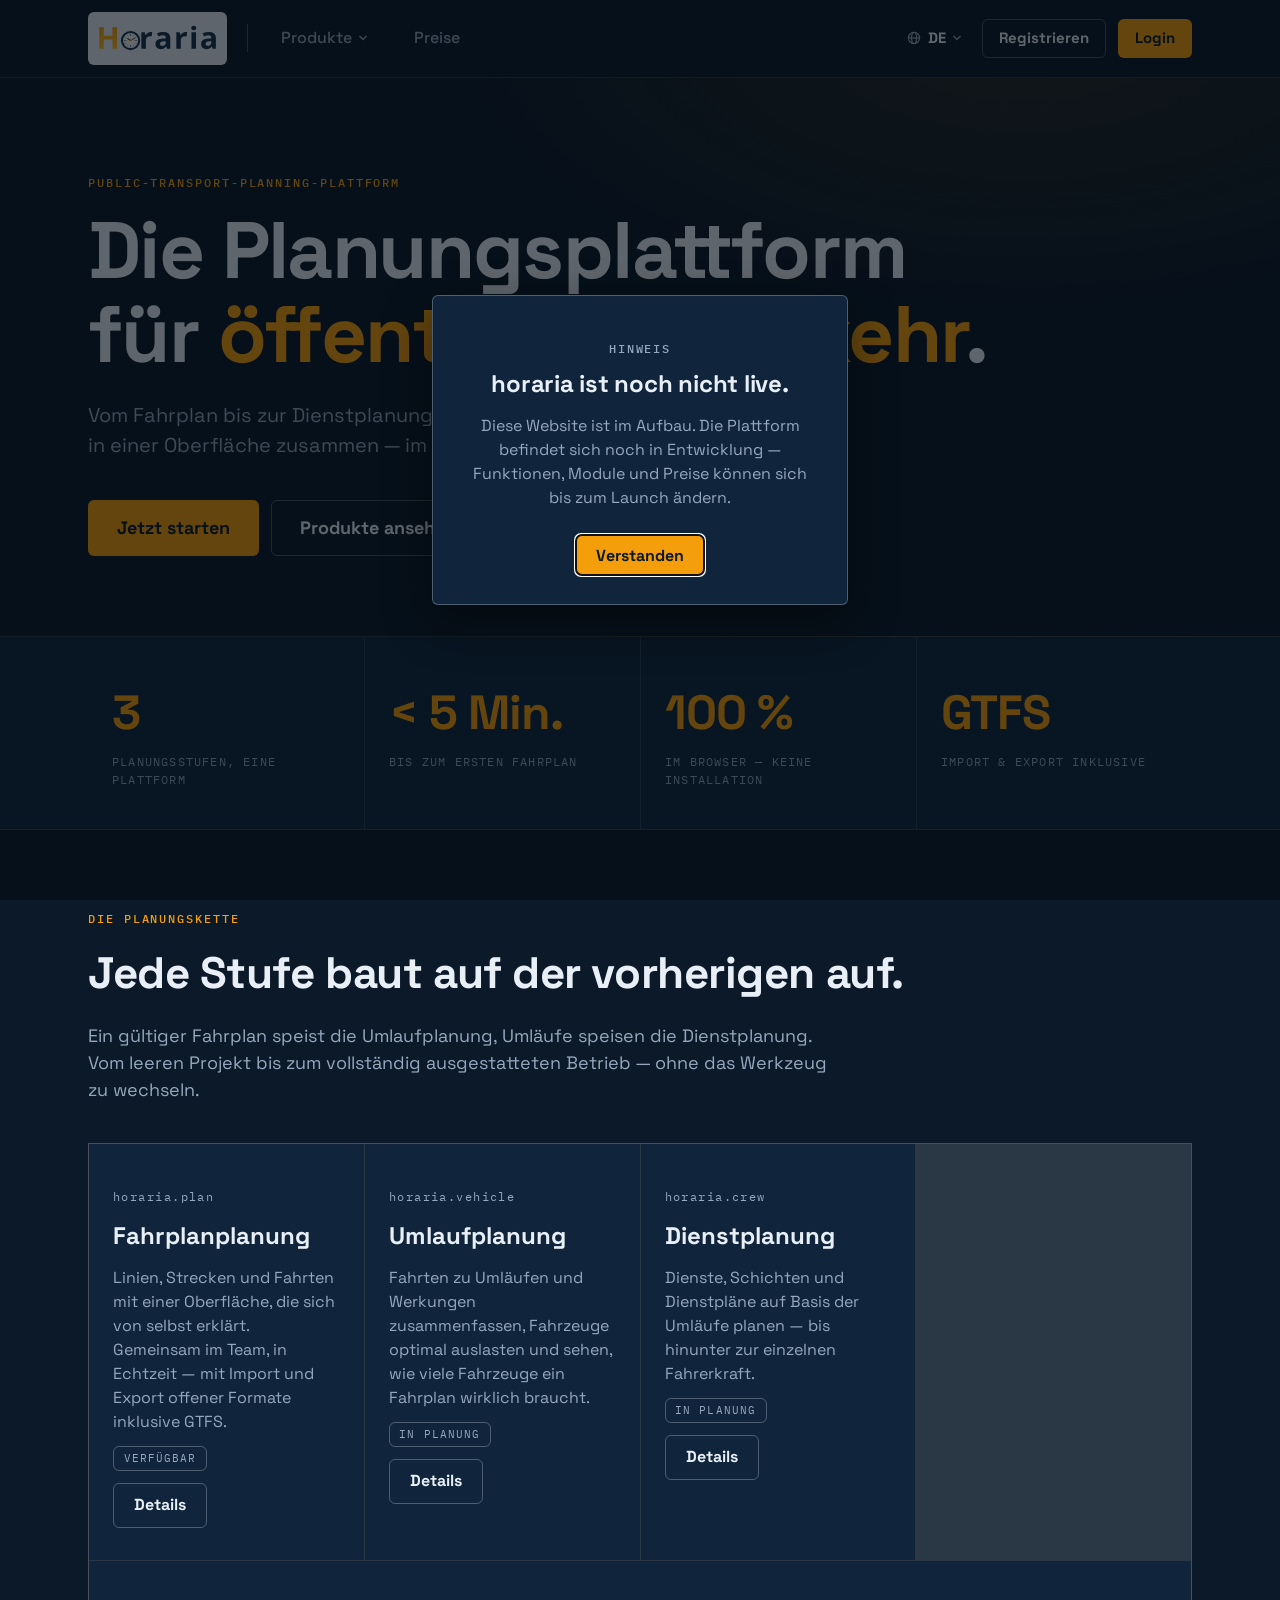
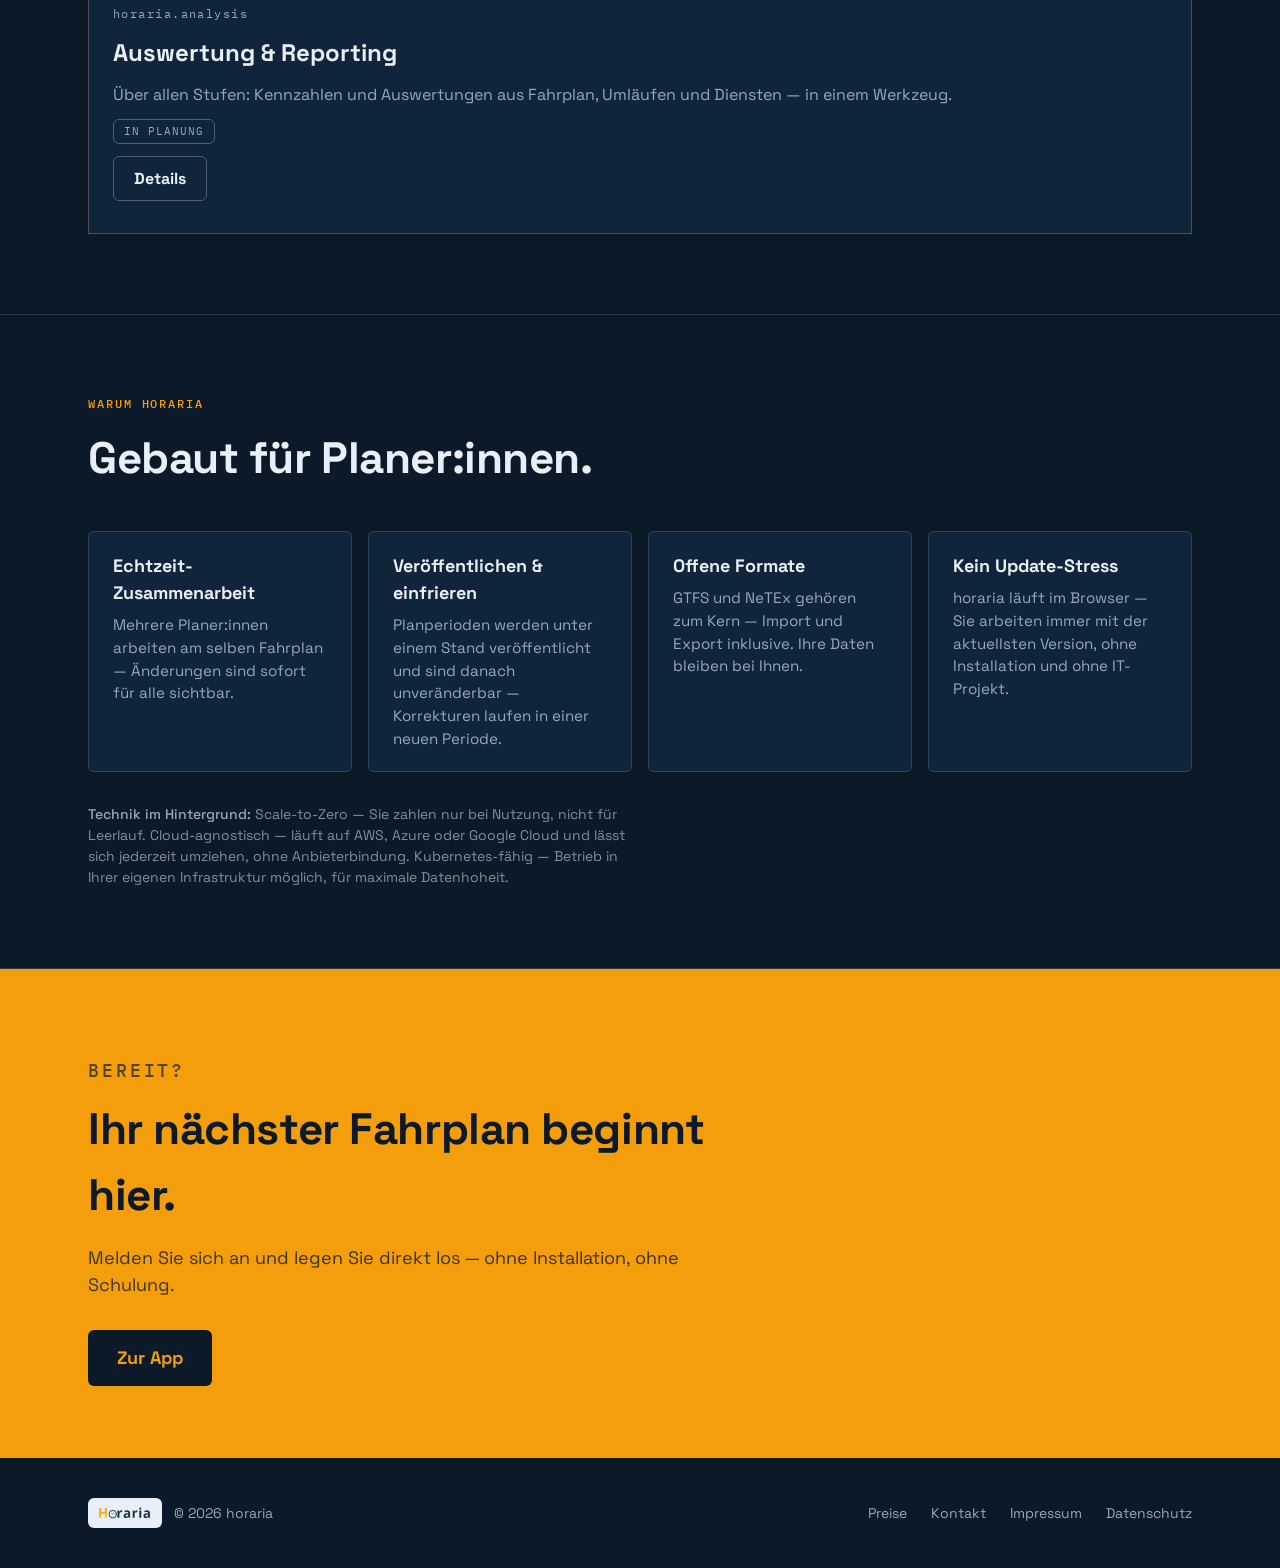
<file: index.html>
<!DOCTYPE html>
<html lang="de">
<head>
  <meta charset="utf-8">
  <meta name="viewport" content="width=device-width, initial-scale=1">

  <!-- Security headers (arc42 §4.4). All assets self-hosted — CSP stays strict.
       frame-ancestors/HSTS cannot be set via meta; HTTPS is enforced at the host. -->
  <meta http-equiv="Content-Security-Policy" content="default-src 'self'; script-src 'self'; style-src 'self'; font-src 'self'; img-src 'self' data:; connect-src 'self'; base-uri 'none'; form-action 'none'">
  <meta name="referrer" content="strict-origin-when-cross-origin">

  <title>horaria — Die Planungsplattform für öffentlichen Verkehr</title>
  <meta name="description" content="horaria deckt die Planungskette öffentlicher Verkehrsangebote ab: horaria.plan heute, horaria.vehicle und horaria.crew als nächste Schritte. Im Browser, ohne Installation.">
  <link rel="alternate" hreflang="de" href="/">
  <link rel="alternate" hreflang="en" href="/en/">
  <link rel="alternate" hreflang="x-default" href="/">

  <link rel="icon" href="assets/images/Horaria_AppIcon2.svg" type="image/svg+xml">
  <link rel="stylesheet" href="css/styles.css">
  <script src="js/main.js" defer></script>
</head>
<body>
  <dialog class="notice" id="preview-notice" aria-labelledby="notice-title" open>
    <p class="eyebrow">Hinweis</p>
    <h2 id="notice-title">horaria ist noch nicht live.</h2>
    <p>
      Diese Website ist im Aufbau. Die Plattform befindet sich noch in
      Entwicklung — Funktionen, Module und Preise können sich bis zum
      Launch ändern.
    </p>
    <form method="dialog">
      <button class="btn btn-primary" value="dismiss">Verstanden</button>
    </form>
  </dialog>
  <header class="site-header">
    <div class="container header-row">
      <a class="logo" href="/" aria-label="horaria — Startseite">
        <img src="assets/images/Horaria_Logo.svg" alt="horaria" width="118" height="40">
      </a>
      <span class="header-divider" aria-hidden="true"></span>
      <nav class="header-nav">
        <details class="product-switcher">
          <summary class="product-toggle" aria-haspopup="true">
            Produkte
            <svg class="lang-caret" viewBox="0 0 10 6" width="10" height="6" fill="none" stroke="currentColor" stroke-width="1.4" aria-hidden="true">
              <path d="M1.5 1l3.5 3.5L8.5 1"/>
            </svg>
          </summary>
          <ul class="product-menu">
            <li>
              <a class="product-item" href="/produkte/plan.html">
                <svg class="product-item-icon" viewBox="0 0 24 24" fill="none" stroke="currentColor" stroke-width="1.8" stroke-linecap="round" stroke-linejoin="round" aria-hidden="true" focusable="false">
                  <rect x="3.5" y="5" width="17" height="15.5" rx="2.5"/>
                  <path d="M3.5 9.5h17M8 3v4M16 3v4M7.5 13.5h3M7.5 16.5h6"/>
                </svg>
                <span class="product-item-text">
                  <strong>horaria.plan</strong>
                  <span class="product-item-desc">Fahrplanplanung im Team, in Echtzeit — mit GTFS-Import &amp; Export.</span>
                </span>
              </a>
            </li>
            <li>
              <a class="product-item" href="/produkte/vehicle.html">
                <svg class="product-item-icon" viewBox="0 0 24 24" fill="none" stroke="currentColor" stroke-width="1.8" stroke-linecap="round" stroke-linejoin="round" aria-hidden="true" focusable="false">
                  <rect x="5" y="3.5" width="14" height="13.5" rx="2.5"/>
                  <path d="M5 9h14M12 3.5V9"/>
                  <circle cx="9" cy="17.3" r="1.3"/>
                  <circle cx="15" cy="17.3" r="1.3"/>
                </svg>
                <span class="product-item-text">
                  <strong>horaria.vehicle</strong>
                  <span class="product-item-desc">Fahrten zu effizienten Umläufen zusammenfassen.</span>
                </span>
              </a>
            </li>
            <li>
              <a class="product-item" href="/produkte/crew.html">
                <svg class="product-item-icon" viewBox="0 0 24 24" fill="none" stroke="currentColor" stroke-width="1.8" stroke-linecap="round" stroke-linejoin="round" aria-hidden="true" focusable="false">
                  <circle cx="9" cy="8" r="3.2"/>
                  <path d="M3.5 19.5c.7-3.3 2.8-5 5.5-5s4.8 1.7 5.5 5"/>
                  <circle cx="16.8" cy="9" r="2.5"/>
                  <path d="M16.5 14.7c2.3.3 4 1.8 4.7 4.3"/>
                </svg>
                <span class="product-item-text">
                  <strong>horaria.crew</strong>
                  <span class="product-item-desc">Dienste und Schichten auf Basis der Umläufe planen.</span>
                </span>
              </a>
            </li>
            <li>
              <a class="product-item" href="/produkte/analysis.html">
                <svg class="product-item-icon" viewBox="0 0 24 24" fill="none" stroke="currentColor" stroke-width="1.8" stroke-linecap="round" stroke-linejoin="round" aria-hidden="true" focusable="false">
                  <path d="M4 4v15.5h16"/>
                  <path d="M8.5 15.5v-4M12.5 15.5V8.5M16.5 15.5V9"/>
                </svg>
                <span class="product-item-text">
                  <strong>horaria.analysis</strong>
                  <span class="product-item-desc">Kennzahlen und Reports über alle Planungsstufen hinweg.</span>
                </span>
              </a>
            </li>
          </ul>
        </details>
        <a class="nav-link" href="/preise.html">Preise</a>
      </nav>
      <div class="header-actions">
        <details class="lang-switcher">
          <summary class="lang-toggle" aria-label="Sprache wählen / Choose language">
            <svg class="lang-icon" viewBox="0 0 16 16" width="14" height="14" fill="none" stroke="currentColor" stroke-width="1.4" aria-hidden="true">
              <circle cx="8" cy="8" r="6.4"/>
              <ellipse cx="8" cy="8" rx="2.9" ry="6.4"/>
              <path d="M1.6 8h12.8"/>
            </svg>
            <span class="lang-current">DE</span>
            <svg class="lang-caret" viewBox="0 0 10 6" width="10" height="6" fill="none" stroke="currentColor" stroke-width="1.4" aria-hidden="true">
              <path d="M1.5 1l3.5 3.5L8.5 1"/>
            </svg>
          </summary>
          <ul class="lang-menu">
            <li><a href="/" hreflang="de" lang="de" aria-current="true">Deutsch</a></li>
            <li><a href="/en/" hreflang="en" lang="en">English</a></li>
            <li><span class="lang-soon" title="Französisch — in Vorbereitung" lang="fr">Français</span></li>
          </ul>
        </details>
        <a class="btn btn-outline js-signup-link" href="https://app.horarium.ch">Registrieren</a>
        <a class="btn btn-primary js-login-link" href="https://app.horarium.ch">Login</a>
        <details class="nav-switcher">
          <summary class="nav-toggle" aria-label="Menü / Menu">
            <svg class="icon-open" viewBox="0 0 16 16" width="22" height="22" fill="none" stroke="currentColor" stroke-width="1.6" aria-hidden="true">
              <path d="M1.5 3.5h13M1.5 8h13M1.5 12.5h13"/>
            </svg>
            <svg class="icon-close" viewBox="0 0 16 16" width="22" height="22" fill="none" stroke="currentColor" stroke-width="1.6" aria-hidden="true">
              <path d="M3 3l10 10M13 3L3 13"/>
            </svg>
          </summary>
          <details class="lang-switcher nav-lang-switcher">
            <summary class="lang-toggle" aria-label="Sprache wählen / Choose language">
              <svg class="lang-icon" viewBox="0 0 16 16" width="14" height="14" fill="none" stroke="currentColor" stroke-width="1.4" aria-hidden="true">
                <circle cx="8" cy="8" r="6.4"/>
                <ellipse cx="8" cy="8" rx="2.9" ry="6.4"/>
                <path d="M1.6 8h12.8"/>
              </svg>
              <span class="lang-current">DE</span>
              <svg class="lang-caret" viewBox="0 0 10 6" width="10" height="6" fill="none" stroke="currentColor" stroke-width="1.4" aria-hidden="true">
                <path d="M1.5 1l3.5 3.5L8.5 1"/>
              </svg>
            </summary>
            <ul class="lang-menu">
              <li><a href="/" hreflang="de" lang="de" aria-current="true">Deutsch</a></li>
              <li><a href="/en/" hreflang="en" lang="en">English</a></li>
              <li><span class="lang-soon" title="Französisch — in Vorbereitung" lang="fr">Français</span></li>
            </ul>
          </details>
          <ul class="nav-menu">
            <li class="nav-products">
              <details class="product-sub">
                <summary class="product-sub-toggle" aria-haspopup="true">
                  Produkte
                  <svg class="lang-caret" viewBox="0 0 10 6" width="10" height="6" fill="none" stroke="currentColor" stroke-width="1.4" aria-hidden="true">
                    <path d="M1.5 1l3.5 3.5L8.5 1"/>
                  </svg>
                </summary>
                <ul class="product-sub-menu">
                  <li>
                    <a class="product-item" href="/produkte/plan.html">
                      <svg class="product-item-icon" viewBox="0 0 24 24" fill="none" stroke="currentColor" stroke-width="1.8" stroke-linecap="round" stroke-linejoin="round" aria-hidden="true" focusable="false">
                        <rect x="3.5" y="5" width="17" height="15.5" rx="2.5"/>
                        <path d="M3.5 9.5h17M8 3v4M16 3v4M7.5 13.5h3M7.5 16.5h6"/>
                      </svg>
                      <span class="product-item-text">
                        <strong>horaria.plan</strong>
                        <span class="product-item-desc">Fahrplanplanung im Team, in Echtzeit — mit GTFS-Import &amp; Export.</span>
                      </span>
                    </a>
                  </li>
                  <li>
                    <a class="product-item" href="/produkte/vehicle.html">
                      <svg class="product-item-icon" viewBox="0 0 24 24" fill="none" stroke="currentColor" stroke-width="1.8" stroke-linecap="round" stroke-linejoin="round" aria-hidden="true" focusable="false">
                        <rect x="5" y="3.5" width="14" height="13.5" rx="2.5"/>
                        <path d="M5 9h14M12 3.5V9"/>
                        <circle cx="9" cy="17.3" r="1.3"/>
                        <circle cx="15" cy="17.3" r="1.3"/>
                      </svg>
                      <span class="product-item-text">
                        <strong>horaria.vehicle</strong>
                        <span class="product-item-desc">Fahrten zu effizienten Umläufen zusammenfassen.</span>
                      </span>
                    </a>
                  </li>
                  <li>
                    <a class="product-item" href="/produkte/crew.html">
                      <svg class="product-item-icon" viewBox="0 0 24 24" fill="none" stroke="currentColor" stroke-width="1.8" stroke-linecap="round" stroke-linejoin="round" aria-hidden="true" focusable="false">
                        <circle cx="9" cy="8" r="3.2"/>
                        <path d="M3.5 19.5c.7-3.3 2.8-5 5.5-5s4.8 1.7 5.5 5"/>
                        <circle cx="16.8" cy="9" r="2.5"/>
                        <path d="M16.5 14.7c2.3.3 4 1.8 4.7 4.3"/>
                      </svg>
                      <span class="product-item-text">
                        <strong>horaria.crew</strong>
                        <span class="product-item-desc">Dienste und Schichten auf Basis der Umläufe planen.</span>
                      </span>
                    </a>
                  </li>
                  <li>
                    <a class="product-item" href="/produkte/analysis.html">
                      <svg class="product-item-icon" viewBox="0 0 24 24" fill="none" stroke="currentColor" stroke-width="1.8" stroke-linecap="round" stroke-linejoin="round" aria-hidden="true" focusable="false">
                        <path d="M4 4v15.5h16"/>
                        <path d="M8.5 15.5v-4M12.5 15.5V8.5M16.5 15.5V9"/>
                      </svg>
                      <span class="product-item-text">
                        <strong>horaria.analysis</strong>
                        <span class="product-item-desc">Kennzahlen und Reports über alle Planungsstufen hinweg.</span>
                      </span>
                    </a>
                  </li>
                </ul>
              </details>
            </li>
            <li><a class="nav-link" href="/preise.html">Preise</a></li>
            <li class="nav-lang">
              <details class="lang-sub">
                <summary class="lang-sub-toggle" aria-label="Sprache wählen / Choose language">
                  <svg class="lang-icon" viewBox="0 0 16 16" width="14" height="14" fill="none" stroke="currentColor" stroke-width="1.4" aria-hidden="true">
                    <circle cx="8" cy="8" r="6.4"/>
                    <ellipse cx="8" cy="8" rx="2.9" ry="6.4"/>
                    <path d="M1.6 8h12.8"/>
                  </svg>
                  <span>Sprache: DE</span>
                  <svg class="lang-caret" viewBox="0 0 10 6" width="10" height="6" fill="none" stroke="currentColor" stroke-width="1.4" aria-hidden="true">
                    <path d="M1.5 1l3.5 3.5L8.5 1"/>
                  </svg>
                </summary>
                <ul class="lang-sub-menu">
                  <li><a href="/" hreflang="de" lang="de" aria-current="true">Deutsch</a></li>
                  <li><a href="/en/" hreflang="en" lang="en">English</a></li>
                  <li><span class="lang-soon" title="Französisch — in Vorbereitung" lang="fr">Français</span></li>
                </ul>
              </details>
            </li>
            <li class="nav-menu-actions">
              <a class="btn btn-outline js-signup-link" href="https://app.horarium.ch">Registrieren</a>
              <a class="btn btn-primary js-login-link" href="https://app.horarium.ch">Login</a>
            </li>
          </ul>
        </details>
      </div>
    </div>
  </header>

  <main>
    <section class="hero">
      <div class="container">
        <p class="eyebrow">Public-Transport-Planning-Plattform</p>
        <h1>Die Planungsplattform für <span class="accent">öffentlichen Verkehr</span>.</h1>
        <p class="lede">
          Vom Fahrplan bis zur Dienstplanung: horaria führt die gesamte
          Planungskette in einer Oberfläche zusammen — im Browser, im Team,
          in Echtzeit.
        </p>
        <div class="cta-row">
          <a class="btn btn-primary btn-lg js-login-link" href="https://app.horarium.ch">Jetzt starten</a>
          <a class="btn btn-outline btn-lg" href="#features">Produkte ansehen</a>
        </div>
      </div>
    </section>

    <section class="stats" aria-label="Kennzahlen">
      <div class="container stats-grid">
        <div class="stat">
          <span class="stat-value">3</span>
          <span class="stat-label">Planungsstufen, eine Plattform</span>
        </div>
        <div class="stat">
          <span class="stat-value">&lt; 5 Min.</span>
          <span class="stat-label">bis zum ersten Fahrplan</span>
        </div>
        <div class="stat">
          <span class="stat-value">100 %</span>
          <span class="stat-label">im Browser — keine Installation</span>
        </div>
        <div class="stat">
          <span class="stat-value">GTFS</span>
          <span class="stat-label">Import &amp; Export inklusive</span>
        </div>
      </div>
    </section>

    <section id="features" class="section">
      <div class="container">
        <p class="eyebrow">Die Planungskette</p>
        <h2>Jede Stufe baut auf der vorherigen auf.</h2>
        <p class="section-intro">
          Ein gültiger Fahrplan speist die Umlaufplanung, Umläufe speisen die
          Dienstplanung. Vom leeren Projekt bis zum vollständig ausgestatteten
          Betrieb — ohne das Werkzeug zu wechseln.
        </p>
        <div class="card-grid">
          <article class="card">
            <p class="card-index">horaria.plan</p>
            <h3>Fahrplanplanung</h3>
            <p>
              Linien, Strecken und Fahrten mit einer Oberfläche, die sich von
              selbst erklärt. Gemeinsam im Team, in Echtzeit — mit Import und
              Export offener Formate inklusive GTFS.
            </p>
            <p class="badge">Verfügbar</p>
            <p><a class="btn btn-outline" href="/produkte/plan.html">Details</a></p>
          </article>
          <article class="card">
            <p class="card-index">horaria.vehicle</p>
            <h3>Umlaufplanung</h3>
            <p>
              Fahrten zu Umläufen und Werkungen zusammenfassen, Fahrzeuge
              optimal auslasten und sehen, wie viele Fahrzeuge ein Fahrplan
              wirklich braucht.
            </p>
            <p class="badge">In Planung</p>
            <p><a class="btn btn-outline" href="/produkte/vehicle.html">Details</a></p>
          </article>
          <article class="card">
            <p class="card-index">horaria.crew</p>
            <h3>Dienstplanung</h3>
            <p>
              Dienste, Schichten und Dienstpläne auf Basis der Umläufe planen —
              bis hinunter zur einzelnen Fahrerkraft.
            </p>
            <p class="badge">In Planung</p>
            <p><a class="btn btn-outline" href="/produkte/crew.html">Details</a></p>
          </article>
          <article class="card card--wide">
            <p class="card-index">horaria.analysis</p>
            <h3>Auswertung &amp; Reporting</h3>
            <p>
              Über allen Stufen: Kennzahlen und Auswertungen aus Fahrplan,
              Umläufen und Diensten — in einem Werkzeug.
            </p>
            <p class="badge">In Planung</p>
            <p><a class="btn btn-outline" href="/produkte/analysis.html">Details</a></p>
          </article>
        </div>
      </div>
    </section>

    <section class="section">
      <div class="container">
        <p class="eyebrow">Warum horaria</p>
        <h2>Gebaut für Planer:innen.</h2>
        <ul class="feature-list">
          <li>
            <h3>Echtzeit-Zusammenarbeit</h3>
            <p>Mehrere Planer:innen arbeiten am selben Fahrplan — Änderungen sind sofort für alle sichtbar.</p>
          </li>
          <li>
            <h3>Veröffentlichen &amp; einfrieren</h3>
            <p>Planperioden werden unter einem Stand veröffentlicht und sind danach unveränderbar — Korrekturen laufen in einer neuen Periode.</p>
          </li>
          <li>
            <h3>Offene Formate</h3>
            <p>GTFS und NeTEx gehören zum Kern — Import und Export inklusive. Ihre Daten bleiben bei Ihnen.</p>
          </li>
          <li>
            <h3>Kein Update-Stress</h3>
            <p>horaria läuft im Browser — Sie arbeiten immer mit der aktuellsten Version, ohne Installation und ohne IT-Projekt.</p>
          </li>
        </ul>
        <p class="section-footnote">
          <strong>Technik im Hintergrund:</strong> Scale-to-Zero — Sie zahlen nur bei
          Nutzung, nicht für Leerlauf. Cloud-agnostisch — läuft auf AWS, Azure oder
          Google Cloud und lässt sich jederzeit umziehen, ohne Anbieterbindung.
          Kubernetes-fähig — Betrieb in Ihrer eigenen Infrastruktur möglich, für
          maximale Datenhoheit.
        </p>
      </div>
    </section>

    <section class="cta-band">
      <div class="container">
        <p class="eyebrow">Bereit?</p>
        <h2>Ihr nächster Fahrplan beginnt hier.</h2>
        <p>Melden Sie sich an und legen Sie direkt los — ohne Installation, ohne Schulung.</p>
        <a class="btn btn-primary btn-lg js-login-link" href="https://app.horarium.ch">Zur App</a>
      </div>
    </section>
  </main>

  <footer class="site-footer">
    <div class="container footer-row">
      <p class="footer-brand">
        <a class="logo" href="/" aria-label="horaria — Startseite">
          <img src="assets/images/Horaria_Logo.svg" alt="horaria">
        </a>
        <span>&copy; <span id="current-year">2026</span> horaria</span>
      </p>
      <nav class="footer-nav">
        <a href="/preise.html">Preise</a>
        <a href="mailto:contact@horaria.ch">Kontakt</a>
        <a href="/impressum.html">Impressum</a>
        <a href="/datenschutz.html">Datenschutz</a>
      </nav>
    </div>
  </footer>
</body>
</html>
</file>
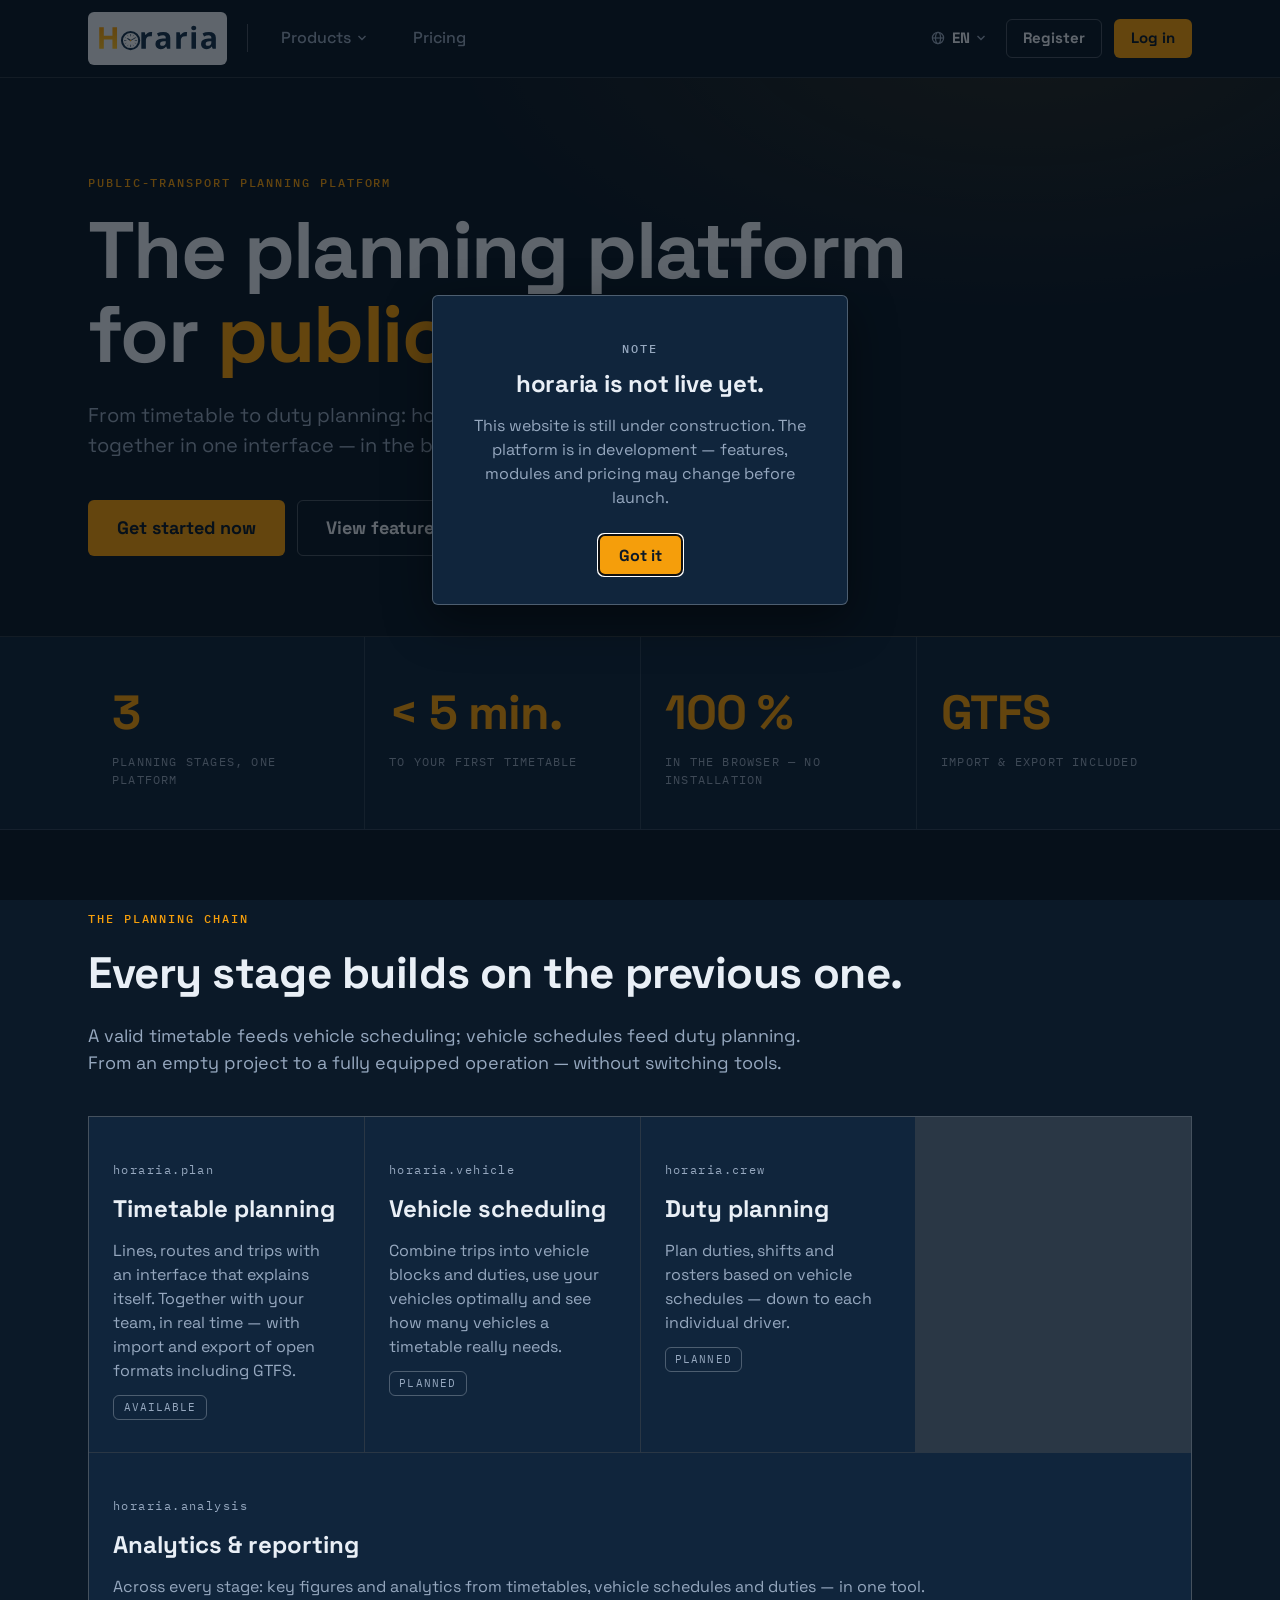
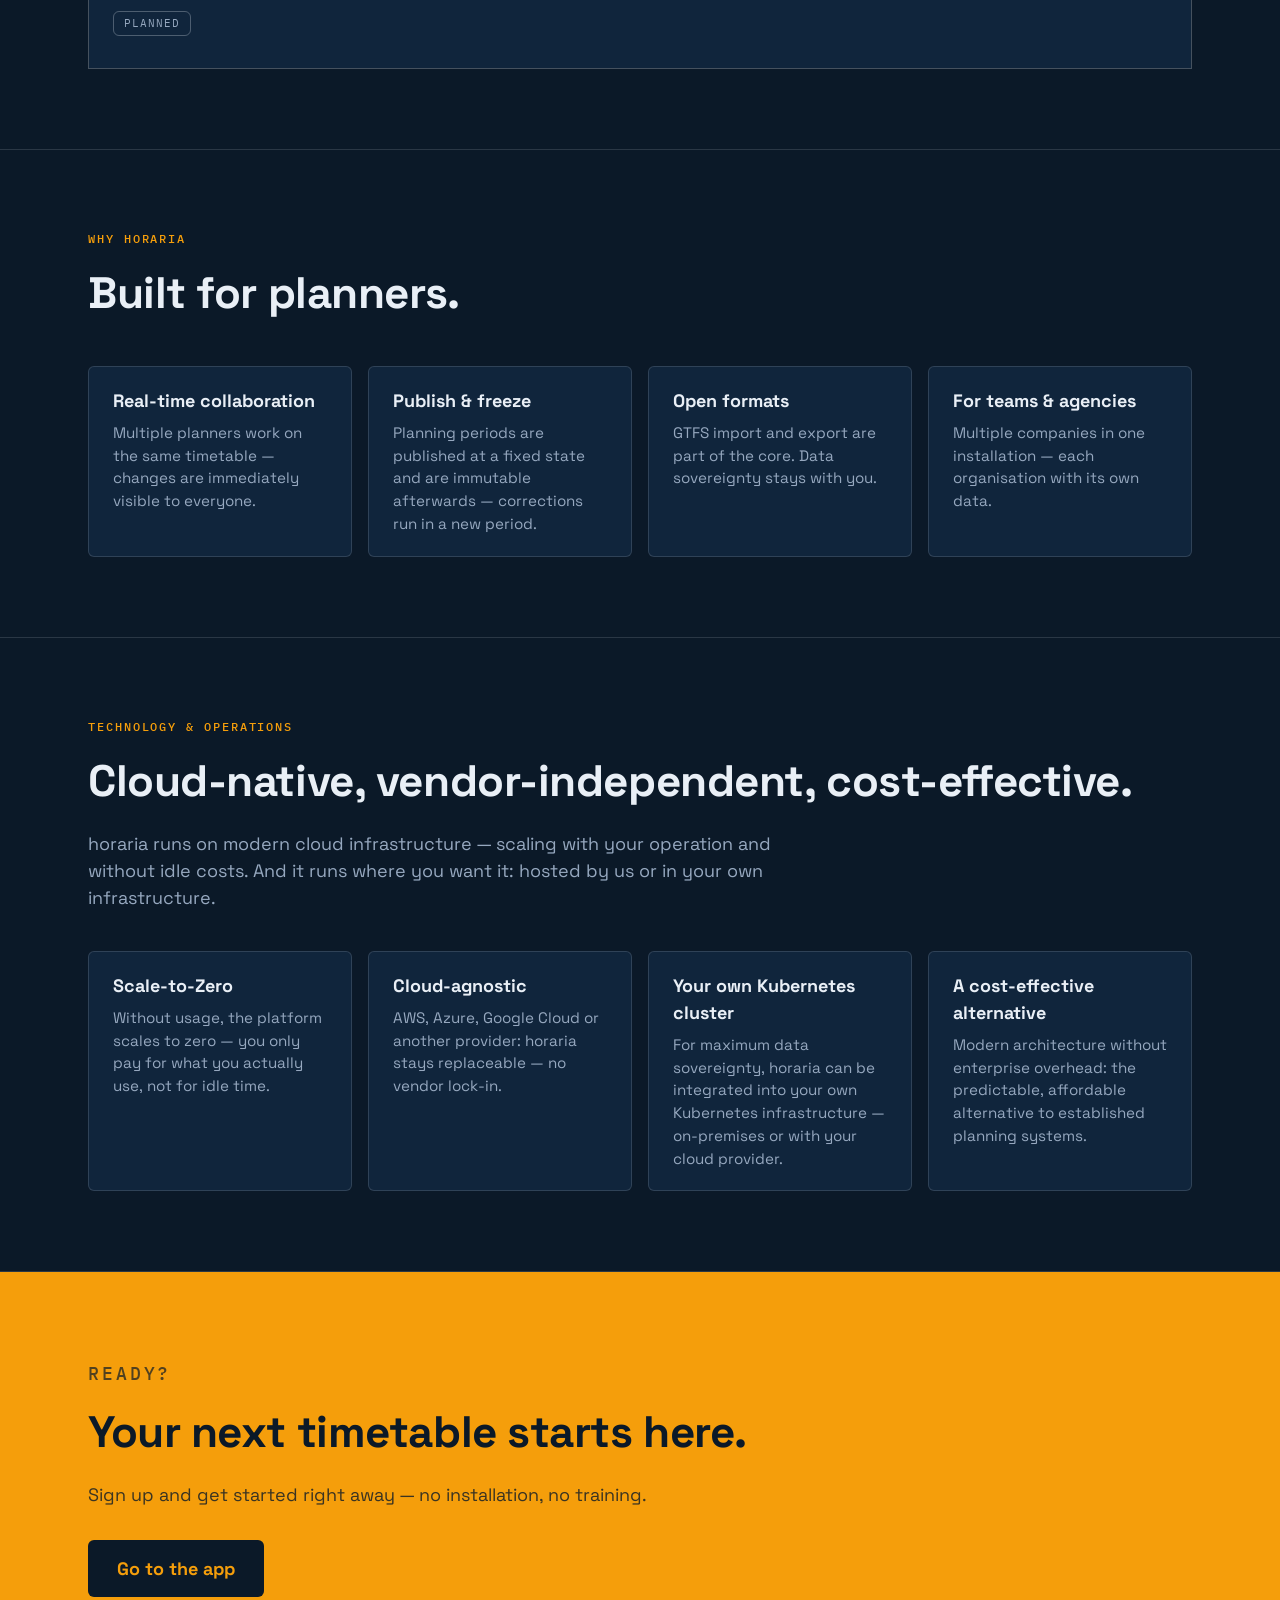
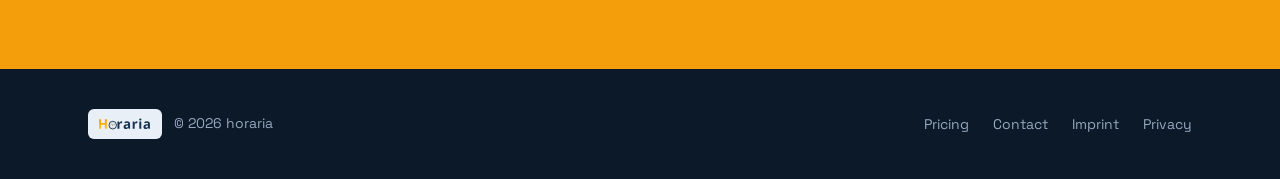
<file: en/index.html>
<!DOCTYPE html>
<html lang="en">
<head>
  <meta charset="utf-8">
  <meta name="viewport" content="width=device-width, initial-scale=1">

  <!-- Security headers (arc42 §4.4). All assets self-hosted — CSP stays strict.
       frame-ancestors/HSTS cannot be set via meta; HTTPS is enforced at the host. -->
  <meta http-equiv="Content-Security-Policy" content="default-src 'self'; script-src 'self'; style-src 'self'; font-src 'self'; img-src 'self' data:; connect-src 'self'; base-uri 'none'; form-action 'none'">
  <meta name="referrer" content="strict-origin-when-cross-origin">

  <title>horaria — The planning platform for public transport</title>
  <meta name="description" content="horaria covers the planning chain of public transport services: horaria.plan today, horaria.vehicle and horaria.crew as next steps. In the browser, no installation.">
  <link rel="alternate" hreflang="de" href="/">
  <link rel="alternate" hreflang="en" href="/en/">
  <link rel="alternate" hreflang="x-default" href="/">

  <link rel="icon" href="/assets/images/Horaria_AppIcon2.svg" type="image/svg+xml">
  <link rel="stylesheet" href="/css/styles.css">
  <script src="/js/main.js" defer></script>
</head>
<body>
  <dialog class="notice" id="preview-notice" aria-labelledby="notice-title" open>
    <p class="eyebrow">Note</p>
    <h2 id="notice-title">horaria is not live yet.</h2>
    <p>
      This website is still under construction. The platform is in
      development — features, modules and pricing may change before launch.
    </p>
    <form method="dialog">
      <button class="btn btn-primary" value="dismiss">Got it</button>
    </form>
  </dialog>
  <header class="site-header">
    <div class="container header-row">
      <a class="logo" href="/en/" aria-label="horaria — Home">
        <img src="/assets/images/Horaria_Logo.svg" alt="horaria" width="118" height="40">
      </a>
      <span class="header-divider" aria-hidden="true"></span>
      <nav class="header-nav">
        <details class="product-switcher">
          <summary class="product-toggle" aria-haspopup="true">
            Products
            <svg class="lang-caret" viewBox="0 0 10 6" width="10" height="6" fill="none" stroke="currentColor" stroke-width="1.4" aria-hidden="true">
              <path d="M1.5 1l3.5 3.5L8.5 1"/>
            </svg>
          </summary>
          <ul class="product-menu">
            <li>
              <a class="product-item" href="/produkte/plan.html">
                <svg class="product-item-icon" viewBox="0 0 24 24" fill="none" stroke="currentColor" stroke-width="1.8" stroke-linecap="round" stroke-linejoin="round" aria-hidden="true" focusable="false">
                  <rect x="3.5" y="5" width="17" height="15.5" rx="2.5"/>
                  <path d="M3.5 9.5h17M8 3v4M16 3v4M7.5 13.5h3M7.5 16.5h6"/>
                </svg>
                <span class="product-item-text">
                  <strong>horaria.plan</strong>
                  <span class="product-item-desc">Timetable planning with your team, in real time — GTFS built in.</span>
                </span>
              </a>
            </li>
            <li>
              <a class="product-item" href="/produkte/vehicle.html">
                <svg class="product-item-icon" viewBox="0 0 24 24" fill="none" stroke="currentColor" stroke-width="1.8" stroke-linecap="round" stroke-linejoin="round" aria-hidden="true" focusable="false">
                  <rect x="5" y="3.5" width="14" height="13.5" rx="2.5"/>
                  <path d="M5 9h14M12 3.5V9"/>
                  <circle cx="9" cy="17.3" r="1.3"/>
                  <circle cx="15" cy="17.3" r="1.3"/>
                </svg>
                <span class="product-item-text">
                  <strong>horaria.vehicle</strong>
                  <span class="product-item-desc">Combine trips into efficient vehicle blocks and duties.</span>
                </span>
              </a>
            </li>
            <li>
              <a class="product-item" href="/produkte/crew.html">
                <svg class="product-item-icon" viewBox="0 0 24 24" fill="none" stroke="currentColor" stroke-width="1.8" stroke-linecap="round" stroke-linejoin="round" aria-hidden="true" focusable="false">
                  <circle cx="9" cy="8" r="3.2"/>
                  <path d="M3.5 19.5c.7-3.3 2.8-5 5.5-5s4.8 1.7 5.5 5"/>
                  <circle cx="16.8" cy="9" r="2.5"/>
                  <path d="M16.5 14.7c2.3.3 4 1.8 4.7 4.3"/>
                </svg>
                <span class="product-item-text">
                  <strong>horaria.crew</strong>
                  <span class="product-item-desc">Plan duties and shifts based on vehicle schedules.</span>
                </span>
              </a>
            </li>
            <li>
              <a class="product-item" href="/produkte/analysis.html">
                <svg class="product-item-icon" viewBox="0 0 24 24" fill="none" stroke="currentColor" stroke-width="1.8" stroke-linecap="round" stroke-linejoin="round" aria-hidden="true" focusable="false">
                  <path d="M4 4v15.5h16"/>
                  <path d="M8.5 15.5v-4M12.5 15.5V8.5M16.5 15.5V9"/>
                </svg>
                <span class="product-item-text">
                  <strong>horaria.analysis</strong>
                  <span class="product-item-desc">Key figures from timetables, schedules and duties — in one tool.</span>
                </span>
              </a>
            </li>
          </ul>
        </details>
        <a class="nav-link" href="/en/preise.html">Pricing</a>
      </nav>
      <div class="header-actions">
        <details class="lang-switcher">
          <summary class="lang-toggle" aria-label="Choose language / Sprache wählen">
            <svg class="lang-icon" viewBox="0 0 16 16" width="14" height="14" fill="none" stroke="currentColor" stroke-width="1.4" aria-hidden="true">
              <circle cx="8" cy="8" r="6.4"/>
              <ellipse cx="8" cy="8" rx="2.9" ry="6.4"/>
              <path d="M1.6 8h12.8"/>
            </svg>
            <span class="lang-current">EN</span>
            <svg class="lang-caret" viewBox="0 0 10 6" width="10" height="6" fill="none" stroke="currentColor" stroke-width="1.4" aria-hidden="true">
              <path d="M1.5 1l3.5 3.5L8.5 1"/>
            </svg>
          </summary>
          <ul class="lang-menu">
            <li><a href="/" hreflang="de" lang="de">Deutsch</a></li>
            <li><a href="/en/" hreflang="en" lang="en" aria-current="true">English</a></li>
            <li><span class="lang-soon" title="French — in preparation" lang="fr">Français</span></li>
          </ul>
        </details>
        <a class="btn btn-outline js-signup-link" href="https://app.horarium.ch">Register</a>
        <a class="btn btn-primary js-login-link" href="https://app.horarium.ch">Log in</a>
        <details class="nav-switcher">
          <summary class="nav-toggle" aria-label="Menu / Menü">
            <svg class="icon-open" viewBox="0 0 16 16" width="22" height="22" fill="none" stroke="currentColor" stroke-width="1.6" aria-hidden="true">
              <path d="M1.5 3.5h13M1.5 8h13M1.5 12.5h13"/>
            </svg>
            <svg class="icon-close" viewBox="0 0 16 16" width="22" height="22" fill="none" stroke="currentColor" stroke-width="1.6" aria-hidden="true">
              <path d="M3 3l10 10M13 3L3 13"/>
            </svg>
          </summary>
          <details class="lang-switcher nav-lang-switcher">
            <summary class="lang-toggle" aria-label="Choose language / Sprache wählen">
              <svg class="lang-icon" viewBox="0 0 16 16" width="14" height="14" fill="none" stroke="currentColor" stroke-width="1.4" aria-hidden="true">
                <circle cx="8" cy="8" r="6.4"/>
                <ellipse cx="8" cy="8" rx="2.9" ry="6.4"/>
                <path d="M1.6 8h12.8"/>
              </svg>
              <span class="lang-current">EN</span>
              <svg class="lang-caret" viewBox="0 0 10 6" width="10" height="6" fill="none" stroke="currentColor" stroke-width="1.4" aria-hidden="true">
                <path d="M1.5 1l3.5 3.5L8.5 1"/>
              </svg>
            </summary>
            <ul class="lang-menu">
              <li><a href="/" hreflang="de" lang="de">Deutsch</a></li>
              <li><a href="/en/" hreflang="en" lang="en" aria-current="true">English</a></li>
              <li><span class="lang-soon" title="French — in preparation" lang="fr">Français</span></li>
            </ul>
          </details>
          <ul class="nav-menu">
            <li class="nav-products">
              <details class="product-sub">
                <summary class="product-sub-toggle" aria-haspopup="true">
                  Products
                  <svg class="lang-caret" viewBox="0 0 10 6" width="10" height="6" fill="none" stroke="currentColor" stroke-width="1.4" aria-hidden="true">
                    <path d="M1.5 1l3.5 3.5L8.5 1"/>
                  </svg>
                </summary>
                <ul class="product-sub-menu">
                  <li>
                    <a class="product-item" href="/produkte/plan.html">
                      <svg class="product-item-icon" viewBox="0 0 24 24" fill="none" stroke="currentColor" stroke-width="1.8" stroke-linecap="round" stroke-linejoin="round" aria-hidden="true" focusable="false">
                        <rect x="3.5" y="5" width="17" height="15.5" rx="2.5"/>
                        <path d="M3.5 9.5h17M8 3v4M16 3v4M7.5 13.5h3M7.5 16.5h6"/>
                      </svg>
                      <span class="product-item-text">
                        <strong>horaria.plan</strong>
                        <span class="product-item-desc">Timetable planning with your team, in real time — GTFS built in.</span>
                      </span>
                    </a>
                  </li>
                  <li>
                    <a class="product-item" href="/produkte/vehicle.html">
                      <svg class="product-item-icon" viewBox="0 0 24 24" fill="none" stroke="currentColor" stroke-width="1.8" stroke-linecap="round" stroke-linejoin="round" aria-hidden="true" focusable="false">
                        <rect x="5" y="3.5" width="14" height="13.5" rx="2.5"/>
                        <path d="M5 9h14M12 3.5V9"/>
                        <circle cx="9" cy="17.3" r="1.3"/>
                        <circle cx="15" cy="17.3" r="1.3"/>
                      </svg>
                      <span class="product-item-text">
                        <strong>horaria.vehicle</strong>
                        <span class="product-item-desc">Combine trips into efficient vehicle blocks and duties.</span>
                      </span>
                    </a>
                  </li>
                  <li>
                    <a class="product-item" href="/produkte/crew.html">
                      <svg class="product-item-icon" viewBox="0 0 24 24" fill="none" stroke="currentColor" stroke-width="1.8" stroke-linecap="round" stroke-linejoin="round" aria-hidden="true" focusable="false">
                        <circle cx="9" cy="8" r="3.2"/>
                        <path d="M3.5 19.5c.7-3.3 2.8-5 5.5-5s4.8 1.7 5.5 5"/>
                        <circle cx="16.8" cy="9" r="2.5"/>
                        <path d="M16.5 14.7c2.3.3 4 1.8 4.7 4.3"/>
                      </svg>
                      <span class="product-item-text">
                        <strong>horaria.crew</strong>
                        <span class="product-item-desc">Plan duties and shifts based on vehicle schedules.</span>
                      </span>
                    </a>
                  </li>
                  <li>
                    <a class="product-item" href="/produkte/analysis.html">
                      <svg class="product-item-icon" viewBox="0 0 24 24" fill="none" stroke="currentColor" stroke-width="1.8" stroke-linecap="round" stroke-linejoin="round" aria-hidden="true" focusable="false">
                        <path d="M4 4v15.5h16"/>
                        <path d="M8.5 15.5v-4M12.5 15.5V8.5M16.5 15.5V9"/>
                      </svg>
                      <span class="product-item-text">
                        <strong>horaria.analysis</strong>
                        <span class="product-item-desc">Key figures from timetables, schedules and duties — in one tool.</span>
                      </span>
                    </a>
                  </li>
                </ul>
              </details>
            </li>
            <li><a class="nav-link" href="/en/preise.html">Pricing</a></li>
            <li class="nav-lang">
              <details class="lang-sub">
                <summary class="lang-sub-toggle" aria-label="Choose language / Sprache wählen">
                  <svg class="lang-icon" viewBox="0 0 16 16" width="14" height="14" fill="none" stroke="currentColor" stroke-width="1.4" aria-hidden="true">
                    <circle cx="8" cy="8" r="6.4"/>
                    <ellipse cx="8" cy="8" rx="2.9" ry="6.4"/>
                    <path d="M1.6 8h12.8"/>
                  </svg>
                  <span>Language: EN</span>
                  <svg class="lang-caret" viewBox="0 0 10 6" width="10" height="6" fill="none" stroke="currentColor" stroke-width="1.4" aria-hidden="true">
                    <path d="M1.5 1l3.5 3.5L8.5 1"/>
                  </svg>
                </summary>
                <ul class="lang-sub-menu">
                  <li><a href="/" hreflang="de" lang="de">Deutsch</a></li>
                  <li><a href="/en/" hreflang="en" lang="en" aria-current="true">English</a></li>
                  <li><span class="lang-soon" title="French — in preparation" lang="fr">Français</span></li>
                </ul>
              </details>
            </li>
            <li class="nav-menu-actions">
              <a class="btn btn-outline js-signup-link" href="https://app.horarium.ch">Register</a>
              <a class="btn btn-primary js-login-link" href="https://app.horarium.ch">Log in</a>
            </li>
          </ul>
        </details>
      </div>
    </div>
  </header>

  <main>
    <section class="hero">
      <div class="container">
        <p class="eyebrow">Public-transport planning platform</p>
        <h1>The planning platform for <span class="accent">public transport</span>.</h1>
        <p class="lede">
          From timetable to duty planning: horaria brings the entire
          planning chain together in one interface — in the browser, with
          your team, in real time.
        </p>
        <div class="cta-row">
          <a class="btn btn-primary btn-lg js-login-link" href="https://app.horarium.ch">Get started now</a>
          <a class="btn btn-outline btn-lg" href="#features">View features</a>
        </div>
      </div>
    </section>

    <section class="stats" aria-label="Key figures">
      <div class="container stats-grid">
        <div class="stat">
          <span class="stat-value">3</span>
          <span class="stat-label">Planning stages, one platform</span>
        </div>
        <div class="stat">
          <span class="stat-value">&lt; 5 min.</span>
          <span class="stat-label">To your first timetable</span>
        </div>
        <div class="stat">
          <span class="stat-value">100 %</span>
          <span class="stat-label">In the browser — no installation</span>
        </div>
        <div class="stat">
          <span class="stat-value">GTFS</span>
          <span class="stat-label">Import &amp; export included</span>
        </div>
      </div>
    </section>

    <section id="features" class="section">
      <div class="container">
        <p class="eyebrow">The planning chain</p>
        <h2>Every stage builds on the previous one.</h2>
        <p class="section-intro">
          A valid timetable feeds vehicle scheduling; vehicle schedules feed
          duty planning. From an empty project to a fully equipped
          operation — without switching tools.
        </p>
        <div class="card-grid">
          <article class="card">
            <p class="card-index">horaria.plan</p>
            <h3>Timetable planning</h3>
            <p>
              Lines, routes and trips with an interface that explains
              itself. Together with your team, in real time — with import
              and export of open formats including GTFS.
            </p>
            <p class="badge">Available</p>
          </article>
          <article class="card">
            <p class="card-index">horaria.vehicle</p>
            <h3>Vehicle scheduling</h3>
            <p>
              Combine trips into vehicle blocks and duties, use your
              vehicles optimally and see how many vehicles a timetable
              really needs.
            </p>
            <p class="badge">Planned</p>
          </article>
          <article class="card">
            <p class="card-index">horaria.crew</p>
            <h3>Duty planning</h3>
            <p>
              Plan duties, shifts and rosters based on vehicle schedules —
              down to each individual driver.
            </p>
            <p class="badge">Planned</p>
          </article>
          <article class="card card--wide">
            <p class="card-index">horaria.analysis</p>
            <h3>Analytics &amp; reporting</h3>
            <p>
              Across every stage: key figures and analytics from timetables,
              vehicle schedules and duties — in one tool.
            </p>
            <p class="badge">Planned</p>
          </article>
        </div>
      </div>
    </section>

    <section class="section">
      <div class="container">
        <p class="eyebrow">Why horaria</p>
        <h2>Built for planners.</h2>
        <ul class="feature-list">
          <li>
            <h3>Real-time collaboration</h3>
            <p>Multiple planners work on the same timetable — changes are immediately visible to everyone.</p>
          </li>
          <li>
            <h3>Publish &amp; freeze</h3>
            <p>Planning periods are published at a fixed state and are immutable afterwards — corrections run in a new period.</p>
          </li>
          <li>
            <h3>Open formats</h3>
            <p>GTFS import and export are part of the core. Data sovereignty stays with you.</p>
          </li>
          <li>
            <h3>For teams &amp; agencies</h3>
            <p>Multiple companies in one installation — each organisation with its own data.</p>
          </li>
        </ul>
      </div>
    </section>

    <section class="section">
      <div class="container">
        <p class="eyebrow">Technology &amp; operations</p>
        <h2>Cloud-native, vendor-independent, cost-effective.</h2>
        <p class="section-intro">
          horaria runs on modern cloud infrastructure — scaling with your
          operation and without idle costs. And it runs where you want it:
          hosted by us or in your own infrastructure.
        </p>
        <ul class="feature-list">
          <li>
            <h3>Scale-to-Zero</h3>
            <p>Without usage, the platform scales to zero — you only pay for what you actually use, not for idle time.</p>
          </li>
          <li>
            <h3>Cloud-agnostic</h3>
            <p>AWS, Azure, Google Cloud or another provider: horaria stays replaceable — no vendor lock-in.</p>
          </li>
          <li>
            <h3>Your own Kubernetes cluster</h3>
            <p>For maximum data sovereignty, horaria can be integrated into your own Kubernetes infrastructure — on-premises or with your cloud provider.</p>
          </li>
          <li>
            <h3>A cost-effective alternative</h3>
            <p>Modern architecture without enterprise overhead: the predictable, affordable alternative to established planning systems.</p>
          </li>
        </ul>
      </div>
    </section>

    <section class="cta-band">
      <div class="container">
        <p class="eyebrow">Ready?</p>
        <h2>Your next timetable starts here.</h2>
        <p>Sign up and get started right away — no installation, no training.</p>
        <a class="btn btn-primary btn-lg js-login-link" href="https://app.horarium.ch">Go to the app</a>
      </div>
    </section>
  </main>

  <footer class="site-footer">
    <div class="container footer-row">
      <p class="footer-brand">
        <a class="logo" href="/en/" aria-label="horaria — Home">
          <img src="/assets/images/Horaria_Logo.svg" alt="horaria">
        </a>
        <span>&copy; <span id="current-year">2026</span> horaria</span>
      </p>
      <nav class="footer-nav">
        <a href="/en/preise.html">Pricing</a>
        <a href="mailto:contact@horaria.ch">Contact</a>
        <a href="/impressum.html">Imprint</a>
        <a href="/datenschutz.html">Privacy</a>
      </nav>
    </div>
  </footer>
</body>
</html>
</file>
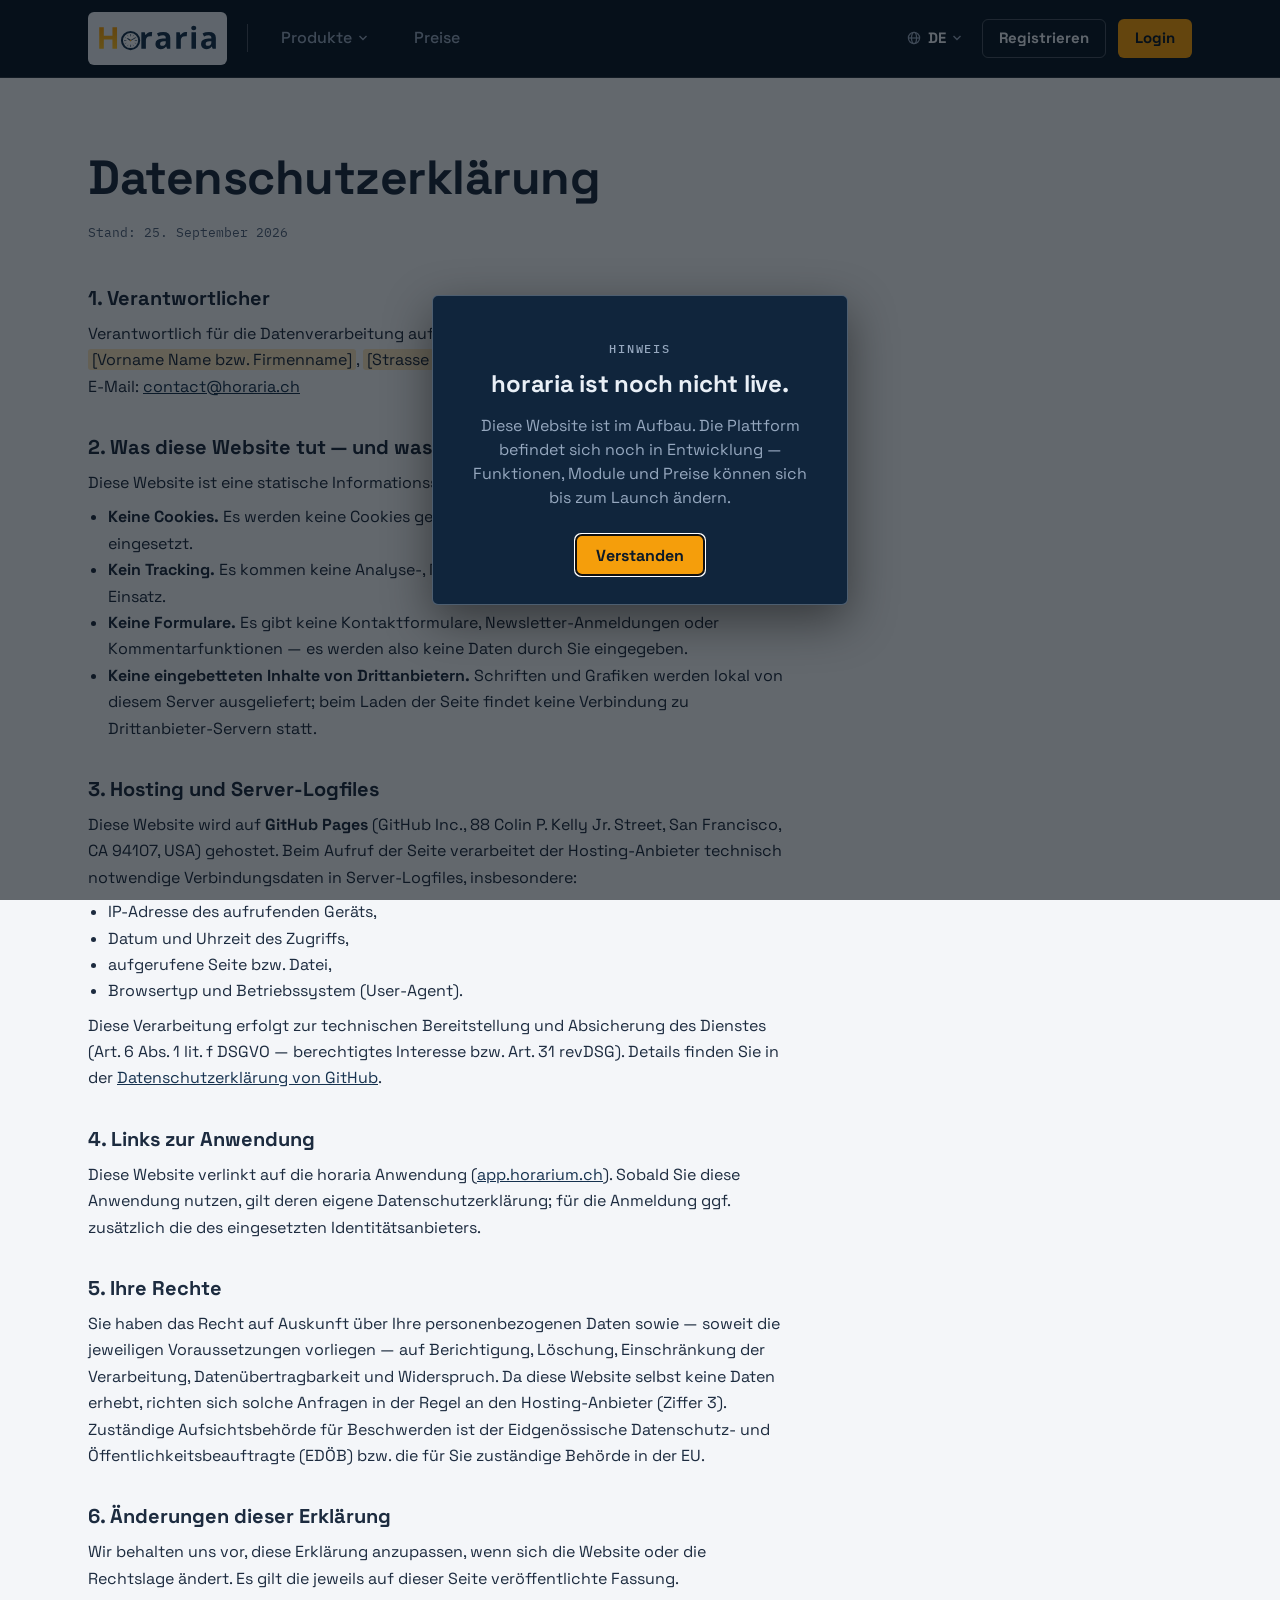
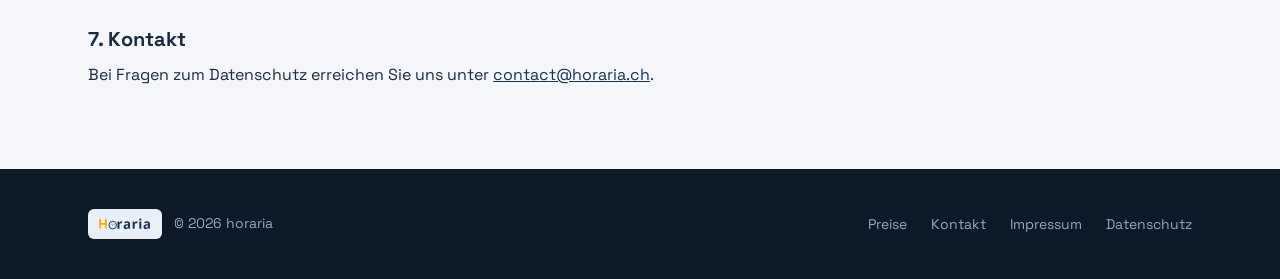
<file: datenschutz.html>
<!DOCTYPE html>
<html lang="de">
<head>
  <meta charset="utf-8">
  <meta name="viewport" content="width=device-width, initial-scale=1">
  <meta http-equiv="Content-Security-Policy" content="default-src 'self'; script-src 'self'; style-src 'self'; font-src 'self'; img-src 'self' data:; connect-src 'self'; base-uri 'none'; form-action 'none'">
  <meta name="referrer" content="strict-origin-when-cross-origin">

  <title>Datenschutzerklärung — horaria</title>
  <meta name="description" content="Datenschutzerklärung der horaria Website: Diese Seite erhebt keine personenbezogenen Daten und setzt keine Cookies.">

  <link rel="icon" href="assets/images/Horaria_AppIcon2.svg" type="image/svg+xml">
  <link rel="stylesheet" href="css/styles.css">
  <script src="js/main.js" defer></script>
</head>
<body>
  <dialog class="notice" id="preview-notice" aria-labelledby="notice-title" open>
    <p class="eyebrow">Hinweis</p>
    <h2 id="notice-title">horaria ist noch nicht live.</h2>
    <p>
      Diese Website ist im Aufbau. Die Plattform befindet sich noch in
      Entwicklung — Funktionen, Module und Preise können sich bis zum
      Launch ändern.
    </p>
    <form method="dialog">
      <button class="btn btn-primary" value="dismiss">Verstanden</button>
    </form>
  </dialog>
  <header class="site-header">
    <div class="container header-row">
      <a class="logo" href="/" aria-label="horaria — Startseite">
        <img src="assets/images/Horaria_Logo.svg" alt="horaria" width="118" height="40">
      </a>
      <span class="header-divider" aria-hidden="true"></span>
      <nav class="header-nav">
        <details class="product-switcher">
          <summary class="product-toggle" aria-haspopup="true">
            Produkte
            <svg class="lang-caret" viewBox="0 0 10 6" width="10" height="6" fill="none" stroke="currentColor" stroke-width="1.4" aria-hidden="true">
              <path d="M1.5 1l3.5 3.5L8.5 1"/>
            </svg>
          </summary>
          <ul class="product-menu">
            <li>
              <a class="product-item" href="/produkte/plan.html">
                <svg class="product-item-icon" viewBox="0 0 24 24" fill="none" stroke="currentColor" stroke-width="1.8" stroke-linecap="round" stroke-linejoin="round" aria-hidden="true" focusable="false">
                  <rect x="3.5" y="5" width="17" height="15.5" rx="2.5"/>
                  <path d="M3.5 9.5h17M8 3v4M16 3v4M7.5 13.5h3M7.5 16.5h6"/>
                </svg>
                <span class="product-item-text">
                  <strong>horaria.plan</strong>
                  <span class="product-item-desc">Fahrplanplanung im Team, in Echtzeit — mit GTFS-Import &amp; Export.</span>
                </span>
              </a>
            </li>
            <li>
              <a class="product-item" href="/produkte/vehicle.html">
                <svg class="product-item-icon" viewBox="0 0 24 24" fill="none" stroke="currentColor" stroke-width="1.8" stroke-linecap="round" stroke-linejoin="round" aria-hidden="true" focusable="false">
                  <rect x="5" y="3.5" width="14" height="13.5" rx="2.5"/>
                  <path d="M5 9h14M12 3.5V9"/>
                  <circle cx="9" cy="17.3" r="1.3"/>
                  <circle cx="15" cy="17.3" r="1.3"/>
                </svg>
                <span class="product-item-text">
                  <strong>horaria.vehicle</strong>
                  <span class="product-item-desc">Fahrten zu effizienten Umläufen zusammenfassen.</span>
                </span>
              </a>
            </li>
            <li>
              <a class="product-item" href="/produkte/crew.html">
                <svg class="product-item-icon" viewBox="0 0 24 24" fill="none" stroke="currentColor" stroke-width="1.8" stroke-linecap="round" stroke-linejoin="round" aria-hidden="true" focusable="false">
                  <circle cx="9" cy="8" r="3.2"/>
                  <path d="M3.5 19.5c.7-3.3 2.8-5 5.5-5s4.8 1.7 5.5 5"/>
                  <circle cx="16.8" cy="9" r="2.5"/>
                  <path d="M16.5 14.7c2.3.3 4 1.8 4.7 4.3"/>
                </svg>
                <span class="product-item-text">
                  <strong>horaria.crew</strong>
                  <span class="product-item-desc">Dienste und Schichten auf Basis der Umläufe planen.</span>
                </span>
              </a>
            </li>
            <li>
              <a class="product-item" href="/produkte/analysis.html">
                <svg class="product-item-icon" viewBox="0 0 24 24" fill="none" stroke="currentColor" stroke-width="1.8" stroke-linecap="round" stroke-linejoin="round" aria-hidden="true" focusable="false">
                  <path d="M4 4v15.5h16"/>
                  <path d="M8.5 15.5v-4M12.5 15.5V8.5M16.5 15.5V9"/>
                </svg>
                <span class="product-item-text">
                  <strong>horaria.analysis</strong>
                  <span class="product-item-desc">Kennzahlen und Reports über alle Planungsstufen hinweg.</span>
                </span>
              </a>
            </li>
          </ul>
        </details>
        <a class="nav-link" href="/preise.html">Preise</a>
      </nav>
      <div class="header-actions">
        <details class="lang-switcher">
          <summary class="lang-toggle" aria-label="Sprache wählen / Choose language">
            <svg class="lang-icon" viewBox="0 0 16 16" width="14" height="14" fill="none" stroke="currentColor" stroke-width="1.4" aria-hidden="true">
              <circle cx="8" cy="8" r="6.4"/>
              <ellipse cx="8" cy="8" rx="2.9" ry="6.4"/>
              <path d="M1.6 8h12.8"/>
            </svg>
            <span class="lang-current">DE</span>
            <svg class="lang-caret" viewBox="0 0 10 6" width="10" height="6" fill="none" stroke="currentColor" stroke-width="1.4" aria-hidden="true">
              <path d="M1.5 1l3.5 3.5L8.5 1"/>
            </svg>
          </summary>
          <ul class="lang-menu">
            <li><a href="/datenschutz.html" hreflang="de" lang="de" aria-current="true">Deutsch</a></li>
            <li><a href="/en/" hreflang="en" lang="en">English</a></li>
            <li><span class="lang-soon" title="Französisch — in Vorbereitung" lang="fr">Français</span></li>
          </ul>
        </details>
        <a class="btn btn-outline js-signup-link" href="https://app.horarium.ch">Registrieren</a>
        <a class="btn btn-primary js-login-link" href="https://app.horarium.ch">Login</a>
        <details class="nav-switcher">
          <summary class="nav-toggle" aria-label="Menü / Menu">
            <svg class="icon-open" viewBox="0 0 16 16" width="22" height="22" fill="none" stroke="currentColor" stroke-width="1.6" aria-hidden="true">
              <path d="M1.5 3.5h13M1.5 8h13M1.5 12.5h13"/>
            </svg>
            <svg class="icon-close" viewBox="0 0 16 16" width="22" height="22" fill="none" stroke="currentColor" stroke-width="1.6" aria-hidden="true">
              <path d="M3 3l10 10M13 3L3 13"/>
            </svg>
          </summary>
          <details class="lang-switcher nav-lang-switcher">
            <summary class="lang-toggle" aria-label="Sprache wählen / Choose language">
              <svg class="lang-icon" viewBox="0 0 16 16" width="14" height="14" fill="none" stroke="currentColor" stroke-width="1.4" aria-hidden="true">
                <circle cx="8" cy="8" r="6.4"/>
                <ellipse cx="8" cy="8" rx="2.9" ry="6.4"/>
                <path d="M1.6 8h12.8"/>
              </svg>
              <span class="lang-current">DE</span>
              <svg class="lang-caret" viewBox="0 0 10 6" width="10" height="6" fill="none" stroke="currentColor" stroke-width="1.4" aria-hidden="true">
                <path d="M1.5 1l3.5 3.5L8.5 1"/>
              </svg>
            </summary>
            <ul class="lang-menu">
              <li><a href="/datenschutz.html" hreflang="de" lang="de" aria-current="true">Deutsch</a></li>
              <li><a href="/en/" hreflang="en" lang="en">English</a></li>
              <li><span class="lang-soon" title="Französisch — in Vorbereitung" lang="fr">Français</span></li>
            </ul>
          </details>
          <ul class="nav-menu">
            <li class="nav-products">
              <details class="product-sub">
                <summary class="product-sub-toggle" aria-haspopup="true">
                  Produkte
                  <svg class="lang-caret" viewBox="0 0 10 6" width="10" height="6" fill="none" stroke="currentColor" stroke-width="1.4" aria-hidden="true">
                    <path d="M1.5 1l3.5 3.5L8.5 1"/>
                  </svg>
                </summary>
                <ul class="product-sub-menu">
                  <li>
                    <a class="product-item" href="/produkte/plan.html">
                      <svg class="product-item-icon" viewBox="0 0 24 24" fill="none" stroke="currentColor" stroke-width="1.8" stroke-linecap="round" stroke-linejoin="round" aria-hidden="true" focusable="false">
                        <rect x="3.5" y="5" width="17" height="15.5" rx="2.5"/>
                        <path d="M3.5 9.5h17M8 3v4M16 3v4M7.5 13.5h3M7.5 16.5h6"/>
                      </svg>
                      <span class="product-item-text">
                        <strong>horaria.plan</strong>
                        <span class="product-item-desc">Fahrplanplanung im Team, in Echtzeit — mit GTFS-Import &amp; Export.</span>
                      </span>
                    </a>
                  </li>
                  <li>
                    <a class="product-item" href="/produkte/vehicle.html">
                      <svg class="product-item-icon" viewBox="0 0 24 24" fill="none" stroke="currentColor" stroke-width="1.8" stroke-linecap="round" stroke-linejoin="round" aria-hidden="true" focusable="false">
                        <rect x="5" y="3.5" width="14" height="13.5" rx="2.5"/>
                        <path d="M5 9h14M12 3.5V9"/>
                        <circle cx="9" cy="17.3" r="1.3"/>
                        <circle cx="15" cy="17.3" r="1.3"/>
                      </svg>
                      <span class="product-item-text">
                        <strong>horaria.vehicle</strong>
                        <span class="product-item-desc">Fahrten zu effizienten Umläufen zusammenfassen.</span>
                      </span>
                    </a>
                  </li>
                  <li>
                    <a class="product-item" href="/produkte/crew.html">
                      <svg class="product-item-icon" viewBox="0 0 24 24" fill="none" stroke="currentColor" stroke-width="1.8" stroke-linecap="round" stroke-linejoin="round" aria-hidden="true" focusable="false">
                        <circle cx="9" cy="8" r="3.2"/>
                        <path d="M3.5 19.5c.7-3.3 2.8-5 5.5-5s4.8 1.7 5.5 5"/>
                        <circle cx="16.8" cy="9" r="2.5"/>
                        <path d="M16.5 14.7c2.3.3 4 1.8 4.7 4.3"/>
                      </svg>
                      <span class="product-item-text">
                        <strong>horaria.crew</strong>
                        <span class="product-item-desc">Dienste und Schichten auf Basis der Umläufe planen.</span>
                      </span>
                    </a>
                  </li>
                  <li>
                    <a class="product-item" href="/produkte/analysis.html">
                      <svg class="product-item-icon" viewBox="0 0 24 24" fill="none" stroke="currentColor" stroke-width="1.8" stroke-linecap="round" stroke-linejoin="round" aria-hidden="true" focusable="false">
                        <path d="M4 4v15.5h16"/>
                        <path d="M8.5 15.5v-4M12.5 15.5V8.5M16.5 15.5V9"/>
                      </svg>
                      <span class="product-item-text">
                        <strong>horaria.analysis</strong>
                        <span class="product-item-desc">Kennzahlen und Reports über alle Planungsstufen hinweg.</span>
                      </span>
                    </a>
                  </li>
                </ul>
              </details>
            </li>
            <li><a class="nav-link" href="/preise.html">Preise</a></li>
            <li class="nav-lang">
              <details class="lang-sub">
                <summary class="lang-sub-toggle" aria-label="Sprache wählen / Choose language">
                  <svg class="lang-icon" viewBox="0 0 16 16" width="14" height="14" fill="none" stroke="currentColor" stroke-width="1.4" aria-hidden="true">
                    <circle cx="8" cy="8" r="6.4"/>
                    <ellipse cx="8" cy="8" rx="2.9" ry="6.4"/>
                    <path d="M1.6 8h12.8"/>
                  </svg>
                  <span>Sprache: DE</span>
                  <svg class="lang-caret" viewBox="0 0 10 6" width="10" height="6" fill="none" stroke="currentColor" stroke-width="1.4" aria-hidden="true">
                    <path d="M1.5 1l3.5 3.5L8.5 1"/>
                  </svg>
                </summary>
                <ul class="lang-sub-menu">
                  <li><a href="/datenschutz.html" hreflang="de" lang="de" aria-current="true">Deutsch</a></li>
                  <li><a href="/en/" hreflang="en" lang="en">English</a></li>
                  <li><span class="lang-soon" title="Französisch — in Vorbereitung" lang="fr">Français</span></li>
                </ul>
              </details>
            </li>
            <li class="nav-menu-actions">
              <a class="btn btn-outline js-signup-link" href="https://app.horarium.ch">Registrieren</a>
              <a class="btn btn-primary js-login-link" href="https://app.horarium.ch">Login</a>
            </li>
          </ul>
        </details>
      </div>
    </div>
  </header>

  <main class="legal">
    <div class="container">
      <h1>Datenschutzerklärung</h1>
      <p class="legal-updated">Stand: 25. September 2026</p>

      <!--
        VOR VERÖFFENTLICHUNG AUSFÜLLEN:
        [Anschrift] durch die echten Angaben ersetzen
        und das data-placeholder-Attribut entfernen.
      -->

      <h2>1. Verantwortlicher</h2>
      <p>
        Verantwortlich für die Datenverarbeitung auf dieser Website ist:<br>
        <span data-placeholder>[Vorname Name bzw. Firmenname]</span>,
        <span data-placeholder>[Strasse und Hausnummer]</span>,
        <span data-placeholder>[PLZ Ort]</span>,
        <span data-placeholder>[Land]</span><br>
        E-Mail: <a href="mailto:contact@horaria.ch">contact@horaria.ch</a>
      </p>

      <h2>2. Was diese Website tut — und was nicht</h2>
      <p>
        Diese Website ist eine statische Informationsseite. Bei Ihrem Besuch gilt:
      </p>
      <ul>
        <li><strong>Keine Cookies.</strong> Es werden keine Cookies gesetzt und keine vergleichbaren Technologien eingesetzt.</li>
        <li><strong>Kein Tracking.</strong> Es kommen keine Analyse-, Marketing- oder Social-Media-Dienste zum Einsatz.</li>
        <li><strong>Keine Formulare.</strong> Es gibt keine Kontaktformulare, Newsletter-Anmeldungen oder Kommentarfunktionen — es werden also keine Daten durch Sie eingegeben.</li>
        <li><strong>Keine eingebetteten Inhalte von Drittanbietern.</strong> Schriften und Grafiken werden lokal von diesem Server ausgeliefert; beim Laden der Seite findet keine Verbindung zu Drittanbieter-Servern statt.</li>
      </ul>

      <h2>3. Hosting und Server-Logfiles</h2>
      <p>
        Diese Website wird auf <strong>GitHub Pages</strong> (GitHub Inc., 88 Colin P. Kelly
        Jr. Street, San Francisco, CA 94107, USA) gehostet. Beim Aufruf der Seite
        verarbeitet der Hosting-Anbieter technisch notwendige Verbindungsdaten in
        Server-Logfiles, insbesondere:
      </p>
      <ul>
        <li>IP-Adresse des aufrufenden Geräts,</li>
        <li>Datum und Uhrzeit des Zugriffs,</li>
        <li>aufgerufene Seite bzw. Datei,</li>
        <li>Browsertyp und Betriebssystem (User-Agent).</li>
      </ul>
      <p>
        Diese Verarbeitung erfolgt zur technischen Bereitstellung und Absicherung
        des Dienstes (Art. 6 Abs. 1 lit. f DSGVO — berechtigtes Interesse bzw.
        Art. 31 revDSG). Details finden Sie in der
        <a href="https://docs.github.com/site-policy/privacy-policies/github-general-privacy-statement">Datenschutzerklärung von GitHub</a>.
      </p>

      <h2>4. Links zur Anwendung</h2>
      <p>
        Diese Website verlinkt auf die horaria Anwendung
        (<a class="js-login-link" href="https://app.horarium.ch">app.horarium.ch</a>).
        Sobald Sie diese Anwendung nutzen, gilt deren eigene
        Datenschutzerklärung; für die Anmeldung ggf. zusätzlich die des
        eingesetzten Identitätsanbieters.
      </p>

      <h2>5. Ihre Rechte</h2>
      <p>
        Sie haben das Recht auf Auskunft über Ihre personenbezogenen Daten sowie —
        soweit die jeweiligen Voraussetzungen vorliegen — auf Berichtigung,
        Löschung, Einschränkung der Verarbeitung, Datenübertragbarkeit und Widerspruch.
        Da diese Website selbst keine Daten erhebt, richten sich solche Anfragen
        in der Regel an den Hosting-Anbieter (Ziffer 3). Zuständige
        Aufsichtsbehörde für Beschwerden ist der Eidgenössische Datenschutz- und
        Öffentlichkeitsbeauftragte (EDÖB) bzw. die für Sie zuständige Behörde
        in der EU.
      </p>

      <h2>6. Änderungen dieser Erklärung</h2>
      <p>
        Wir behalten uns vor, diese Erklärung anzupassen, wenn sich die Website
        oder die Rechtslage ändert. Es gilt die jeweils auf dieser Seite
        veröffentlichte Fassung.
      </p>

      <h2>7. Kontakt</h2>
      <p>
        Bei Fragen zum Datenschutz erreichen Sie uns unter
        <a href="mailto:contact@horaria.ch">contact@horaria.ch</a>.
      </p>
    </div>
  </main>

  <footer class="site-footer">
    <div class="container footer-row">
      <p class="footer-brand">
        <a class="logo" href="/" aria-label="horaria — Startseite">
          <img src="assets/images/Horaria_Logo.svg" alt="horaria">
        </a>
        <span>&copy; <span id="current-year">2026</span> horaria</span>
      </p>
      <nav class="footer-nav">
        <a href="/preise.html">Preise</a>
        <a href="mailto:contact@horaria.ch">Kontakt</a>
        <a href="/impressum.html">Impressum</a>
        <a href="/datenschutz.html">Datenschutz</a>
      </nav>
    </div>
  </footer>
</body>
</html>
</file>
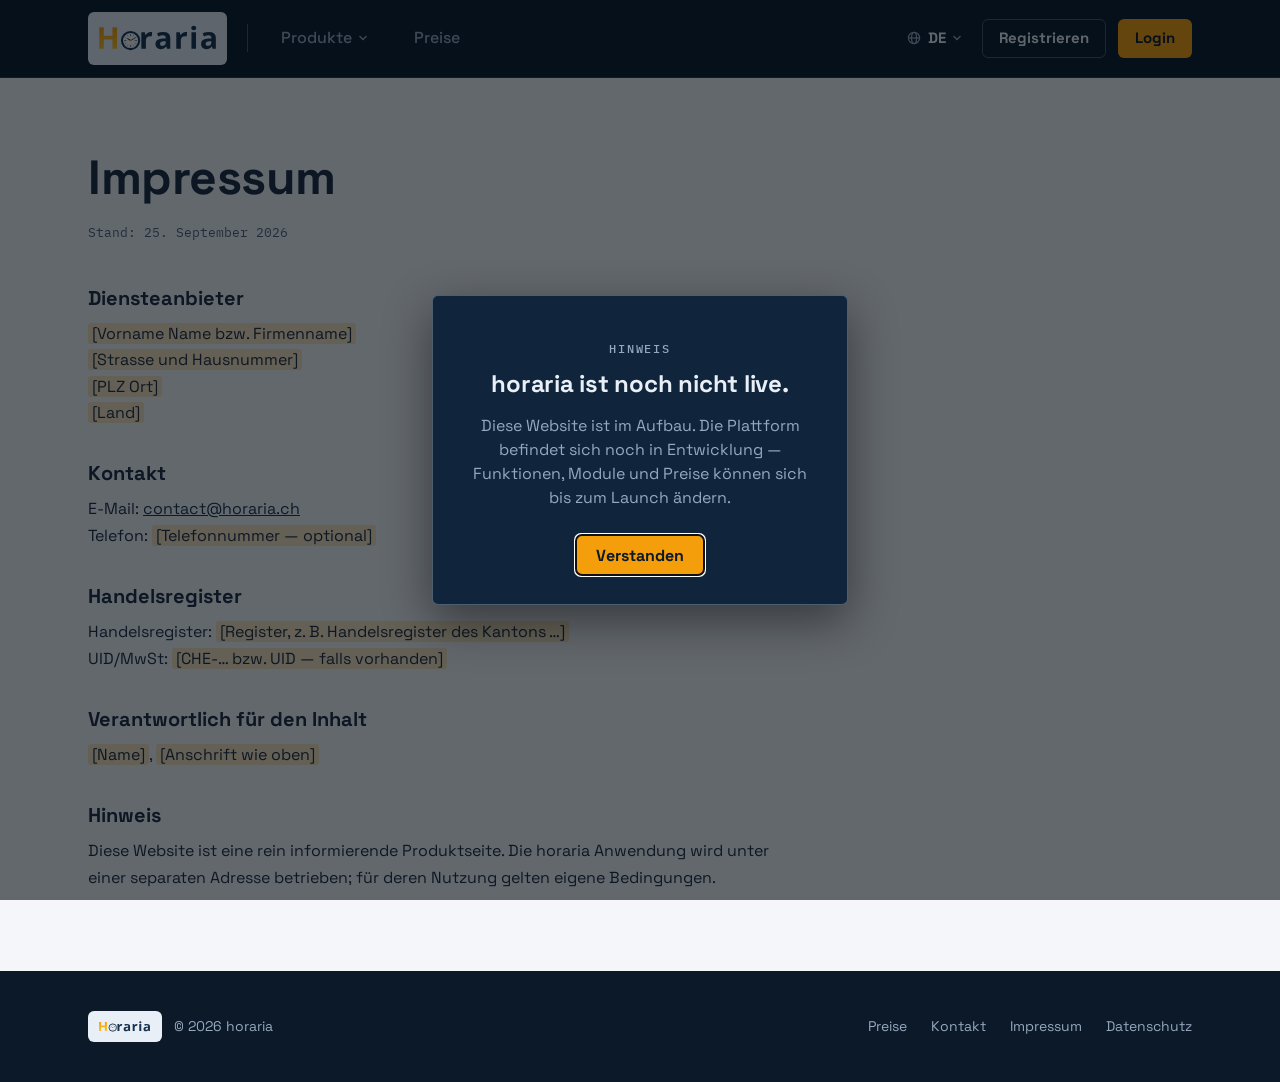
<file: impressum.html>
<!DOCTYPE html>
<html lang="de">
<head>
  <meta charset="utf-8">
  <meta name="viewport" content="width=device-width, initial-scale=1">
  <meta http-equiv="Content-Security-Policy" content="default-src 'self'; script-src 'self'; style-src 'self'; font-src 'self'; img-src 'self' data:; connect-src 'self'; base-uri 'none'; form-action 'none'">
  <meta name="referrer" content="strict-origin-when-cross-origin">

  <title>Impressum — horaria</title>
  <meta name="description" content="Impressum und Anbieterkennzeichnung der horaria Website.">

  <link rel="icon" href="assets/images/Horaria_AppIcon2.svg" type="image/svg+xml">
  <link rel="stylesheet" href="css/styles.css">
  <script src="js/main.js" defer></script>
</head>
<body>
  <dialog class="notice" id="preview-notice" aria-labelledby="notice-title" open>
    <p class="eyebrow">Hinweis</p>
    <h2 id="notice-title">horaria ist noch nicht live.</h2>
    <p>
      Diese Website ist im Aufbau. Die Plattform befindet sich noch in
      Entwicklung — Funktionen, Module und Preise können sich bis zum
      Launch ändern.
    </p>
    <form method="dialog">
      <button class="btn btn-primary" value="dismiss">Verstanden</button>
    </form>
  </dialog>
  <header class="site-header">
    <div class="container header-row">
      <a class="logo" href="/" aria-label="horaria — Startseite">
        <img src="assets/images/Horaria_Logo.svg" alt="horaria" width="118" height="40">
      </a>
      <span class="header-divider" aria-hidden="true"></span>
      <nav class="header-nav">
        <details class="product-switcher">
          <summary class="product-toggle" aria-haspopup="true">
            Produkte
            <svg class="lang-caret" viewBox="0 0 10 6" width="10" height="6" fill="none" stroke="currentColor" stroke-width="1.4" aria-hidden="true">
              <path d="M1.5 1l3.5 3.5L8.5 1"/>
            </svg>
          </summary>
          <ul class="product-menu">
            <li>
              <a class="product-item" href="/produkte/plan.html">
                <svg class="product-item-icon" viewBox="0 0 24 24" fill="none" stroke="currentColor" stroke-width="1.8" stroke-linecap="round" stroke-linejoin="round" aria-hidden="true" focusable="false">
                  <rect x="3.5" y="5" width="17" height="15.5" rx="2.5"/>
                  <path d="M3.5 9.5h17M8 3v4M16 3v4M7.5 13.5h3M7.5 16.5h6"/>
                </svg>
                <span class="product-item-text">
                  <strong>horaria.plan</strong>
                  <span class="product-item-desc">Fahrplanplanung im Team, in Echtzeit — mit GTFS-Import &amp; Export.</span>
                </span>
              </a>
            </li>
            <li>
              <a class="product-item" href="/produkte/vehicle.html">
                <svg class="product-item-icon" viewBox="0 0 24 24" fill="none" stroke="currentColor" stroke-width="1.8" stroke-linecap="round" stroke-linejoin="round" aria-hidden="true" focusable="false">
                  <rect x="5" y="3.5" width="14" height="13.5" rx="2.5"/>
                  <path d="M5 9h14M12 3.5V9"/>
                  <circle cx="9" cy="17.3" r="1.3"/>
                  <circle cx="15" cy="17.3" r="1.3"/>
                </svg>
                <span class="product-item-text">
                  <strong>horaria.vehicle</strong>
                  <span class="product-item-desc">Fahrten zu effizienten Umläufen zusammenfassen.</span>
                </span>
              </a>
            </li>
            <li>
              <a class="product-item" href="/produkte/crew.html">
                <svg class="product-item-icon" viewBox="0 0 24 24" fill="none" stroke="currentColor" stroke-width="1.8" stroke-linecap="round" stroke-linejoin="round" aria-hidden="true" focusable="false">
                  <circle cx="9" cy="8" r="3.2"/>
                  <path d="M3.5 19.5c.7-3.3 2.8-5 5.5-5s4.8 1.7 5.5 5"/>
                  <circle cx="16.8" cy="9" r="2.5"/>
                  <path d="M16.5 14.7c2.3.3 4 1.8 4.7 4.3"/>
                </svg>
                <span class="product-item-text">
                  <strong>horaria.crew</strong>
                  <span class="product-item-desc">Dienste und Schichten auf Basis der Umläufe planen.</span>
                </span>
              </a>
            </li>
            <li>
              <a class="product-item" href="/produkte/analysis.html">
                <svg class="product-item-icon" viewBox="0 0 24 24" fill="none" stroke="currentColor" stroke-width="1.8" stroke-linecap="round" stroke-linejoin="round" aria-hidden="true" focusable="false">
                  <path d="M4 4v15.5h16"/>
                  <path d="M8.5 15.5v-4M12.5 15.5V8.5M16.5 15.5V9"/>
                </svg>
                <span class="product-item-text">
                  <strong>horaria.analysis</strong>
                  <span class="product-item-desc">Kennzahlen und Reports über alle Planungsstufen hinweg.</span>
                </span>
              </a>
            </li>
          </ul>
        </details>
        <a class="nav-link" href="/preise.html">Preise</a>
      </nav>
      <div class="header-actions">
        <details class="lang-switcher">
          <summary class="lang-toggle" aria-label="Sprache wählen / Choose language">
            <svg class="lang-icon" viewBox="0 0 16 16" width="14" height="14" fill="none" stroke="currentColor" stroke-width="1.4" aria-hidden="true">
              <circle cx="8" cy="8" r="6.4"/>
              <ellipse cx="8" cy="8" rx="2.9" ry="6.4"/>
              <path d="M1.6 8h12.8"/>
            </svg>
            <span class="lang-current">DE</span>
            <svg class="lang-caret" viewBox="0 0 10 6" width="10" height="6" fill="none" stroke="currentColor" stroke-width="1.4" aria-hidden="true">
              <path d="M1.5 1l3.5 3.5L8.5 1"/>
            </svg>
          </summary>
          <ul class="lang-menu">
            <li><a href="/impressum.html" hreflang="de" lang="de" aria-current="true">Deutsch</a></li>
            <li><a href="/en/" hreflang="en" lang="en">English</a></li>
            <li><span class="lang-soon" title="Französisch — in Vorbereitung" lang="fr">Français</span></li>
          </ul>
        </details>
        <a class="btn btn-outline js-signup-link" href="https://app.horarium.ch">Registrieren</a>
        <a class="btn btn-primary js-login-link" href="https://app.horarium.ch">Login</a>
        <details class="nav-switcher">
          <summary class="nav-toggle" aria-label="Menü / Menu">
            <svg class="icon-open" viewBox="0 0 16 16" width="22" height="22" fill="none" stroke="currentColor" stroke-width="1.6" aria-hidden="true">
              <path d="M1.5 3.5h13M1.5 8h13M1.5 12.5h13"/>
            </svg>
            <svg class="icon-close" viewBox="0 0 16 16" width="22" height="22" fill="none" stroke="currentColor" stroke-width="1.6" aria-hidden="true">
              <path d="M3 3l10 10M13 3L3 13"/>
            </svg>
          </summary>
          <details class="lang-switcher nav-lang-switcher">
            <summary class="lang-toggle" aria-label="Sprache wählen / Choose language">
              <svg class="lang-icon" viewBox="0 0 16 16" width="14" height="14" fill="none" stroke="currentColor" stroke-width="1.4" aria-hidden="true">
                <circle cx="8" cy="8" r="6.4"/>
                <ellipse cx="8" cy="8" rx="2.9" ry="6.4"/>
                <path d="M1.6 8h12.8"/>
              </svg>
              <span class="lang-current">DE</span>
              <svg class="lang-caret" viewBox="0 0 10 6" width="10" height="6" fill="none" stroke="currentColor" stroke-width="1.4" aria-hidden="true">
                <path d="M1.5 1l3.5 3.5L8.5 1"/>
              </svg>
            </summary>
            <ul class="lang-menu">
              <li><a href="/impressum.html" hreflang="de" lang="de" aria-current="true">Deutsch</a></li>
              <li><a href="/en/" hreflang="en" lang="en">English</a></li>
              <li><span class="lang-soon" title="Französisch — in Vorbereitung" lang="fr">Français</span></li>
            </ul>
          </details>
          <ul class="nav-menu">
            <li class="nav-products">
              <details class="product-sub">
                <summary class="product-sub-toggle" aria-haspopup="true">
                  Produkte
                  <svg class="lang-caret" viewBox="0 0 10 6" width="10" height="6" fill="none" stroke="currentColor" stroke-width="1.4" aria-hidden="true">
                    <path d="M1.5 1l3.5 3.5L8.5 1"/>
                  </svg>
                </summary>
                <ul class="product-sub-menu">
                  <li>
                    <a class="product-item" href="/produkte/plan.html">
                      <svg class="product-item-icon" viewBox="0 0 24 24" fill="none" stroke="currentColor" stroke-width="1.8" stroke-linecap="round" stroke-linejoin="round" aria-hidden="true" focusable="false">
                        <rect x="3.5" y="5" width="17" height="15.5" rx="2.5"/>
                        <path d="M3.5 9.5h17M8 3v4M16 3v4M7.5 13.5h3M7.5 16.5h6"/>
                      </svg>
                      <span class="product-item-text">
                        <strong>horaria.plan</strong>
                        <span class="product-item-desc">Fahrplanplanung im Team, in Echtzeit — mit GTFS-Import &amp; Export.</span>
                      </span>
                    </a>
                  </li>
                  <li>
                    <a class="product-item" href="/produkte/vehicle.html">
                      <svg class="product-item-icon" viewBox="0 0 24 24" fill="none" stroke="currentColor" stroke-width="1.8" stroke-linecap="round" stroke-linejoin="round" aria-hidden="true" focusable="false">
                        <rect x="5" y="3.5" width="14" height="13.5" rx="2.5"/>
                        <path d="M5 9h14M12 3.5V9"/>
                        <circle cx="9" cy="17.3" r="1.3"/>
                        <circle cx="15" cy="17.3" r="1.3"/>
                      </svg>
                      <span class="product-item-text">
                        <strong>horaria.vehicle</strong>
                        <span class="product-item-desc">Fahrten zu effizienten Umläufen zusammenfassen.</span>
                      </span>
                    </a>
                  </li>
                  <li>
                    <a class="product-item" href="/produkte/crew.html">
                      <svg class="product-item-icon" viewBox="0 0 24 24" fill="none" stroke="currentColor" stroke-width="1.8" stroke-linecap="round" stroke-linejoin="round" aria-hidden="true" focusable="false">
                        <circle cx="9" cy="8" r="3.2"/>
                        <path d="M3.5 19.5c.7-3.3 2.8-5 5.5-5s4.8 1.7 5.5 5"/>
                        <circle cx="16.8" cy="9" r="2.5"/>
                        <path d="M16.5 14.7c2.3.3 4 1.8 4.7 4.3"/>
                      </svg>
                      <span class="product-item-text">
                        <strong>horaria.crew</strong>
                        <span class="product-item-desc">Dienste und Schichten auf Basis der Umläufe planen.</span>
                      </span>
                    </a>
                  </li>
                  <li>
                    <a class="product-item" href="/produkte/analysis.html">
                      <svg class="product-item-icon" viewBox="0 0 24 24" fill="none" stroke="currentColor" stroke-width="1.8" stroke-linecap="round" stroke-linejoin="round" aria-hidden="true" focusable="false">
                        <path d="M4 4v15.5h16"/>
                        <path d="M8.5 15.5v-4M12.5 15.5V8.5M16.5 15.5V9"/>
                      </svg>
                      <span class="product-item-text">
                        <strong>horaria.analysis</strong>
                        <span class="product-item-desc">Kennzahlen und Reports über alle Planungsstufen hinweg.</span>
                      </span>
                    </a>
                  </li>
                </ul>
              </details>
            </li>
            <li><a class="nav-link" href="/preise.html">Preise</a></li>
            <li class="nav-lang">
              <details class="lang-sub">
                <summary class="lang-sub-toggle" aria-label="Sprache wählen / Choose language">
                  <svg class="lang-icon" viewBox="0 0 16 16" width="14" height="14" fill="none" stroke="currentColor" stroke-width="1.4" aria-hidden="true">
                    <circle cx="8" cy="8" r="6.4"/>
                    <ellipse cx="8" cy="8" rx="2.9" ry="6.4"/>
                    <path d="M1.6 8h12.8"/>
                  </svg>
                  <span>Sprache: DE</span>
                  <svg class="lang-caret" viewBox="0 0 10 6" width="10" height="6" fill="none" stroke="currentColor" stroke-width="1.4" aria-hidden="true">
                    <path d="M1.5 1l3.5 3.5L8.5 1"/>
                  </svg>
                </summary>
                <ul class="lang-sub-menu">
                  <li><a href="/impressum.html" hreflang="de" lang="de" aria-current="true">Deutsch</a></li>
                  <li><a href="/en/" hreflang="en" lang="en">English</a></li>
                  <li><span class="lang-soon" title="Französisch — in Vorbereitung" lang="fr">Français</span></li>
                </ul>
              </details>
            </li>
            <li class="nav-menu-actions">
              <a class="btn btn-outline js-signup-link" href="https://app.horarium.ch">Registrieren</a>
              <a class="btn btn-primary js-login-link" href="https://app.horarium.ch">Login</a>
            </li>
          </ul>
        </details>
      </div>
    </div>
  </header>

  <main class="legal">
    <div class="container">
      <h1>Impressum</h1>
      <p class="legal-updated">Stand: 25. September 2026</p>

      <!--
        VOR VERÖFFENTLICHUNG AUSFÜLLEN:
        Alle mit […] markierten Stellen durch die echten Angaben ersetzen
        und das data-placeholder-Attribut entfernen.
      -->

      <h2>Diensteanbieter</h2>
      <p>
        <span data-placeholder>[Vorname Name bzw. Firmenname]</span><br>
        <span data-placeholder>[Strasse und Hausnummer]</span><br>
        <span data-placeholder>[PLZ Ort]</span><br>
        <span data-placeholder>[Land]</span>
      </p>

      <h2>Kontakt</h2>
      <p>
        E-Mail: <a href="mailto:contact@horaria.ch">contact@horaria.ch</a><br>
        Telefon: <span data-placeholder>[Telefonnummer — optional]</span>
      </p>

      <h2>Handelsregister</h2>
      <p>
        Handelsregister: <span data-placeholder>[Register, z. B. Handelsregister des Kantons …]</span><br>
        UID/MwSt: <span data-placeholder>[CHE-… bzw. UID — falls vorhanden]</span>
      </p>

      <h2>Verantwortlich für den Inhalt</h2>
      <p>
        <span data-placeholder>[Name]</span>,
        <span data-placeholder>[Anschrift wie oben]</span>
      </p>

      <h2>Hinweis</h2>
      <p>
        Diese Website ist eine rein informierende Produktseite. Die horaria
        Anwendung wird unter einer separaten Adresse betrieben; für deren Nutzung
        gelten eigene Bedingungen.
      </p>
    </div>
  </main>

  <footer class="site-footer">
    <div class="container footer-row">
      <p class="footer-brand">
        <a class="logo" href="/" aria-label="horaria — Startseite">
          <img src="assets/images/Horaria_Logo.svg" alt="horaria">
        </a>
        <span>&copy; <span id="current-year">2026</span> horaria</span>
      </p>
      <nav class="footer-nav">
        <a href="/preise.html">Preise</a>
        <a href="mailto:contact@horaria.ch">Kontakt</a>
        <a href="/impressum.html">Impressum</a>
        <a href="/datenschutz.html">Datenschutz</a>
      </nav>
    </div>
  </footer>
</body>
</html>
</file>
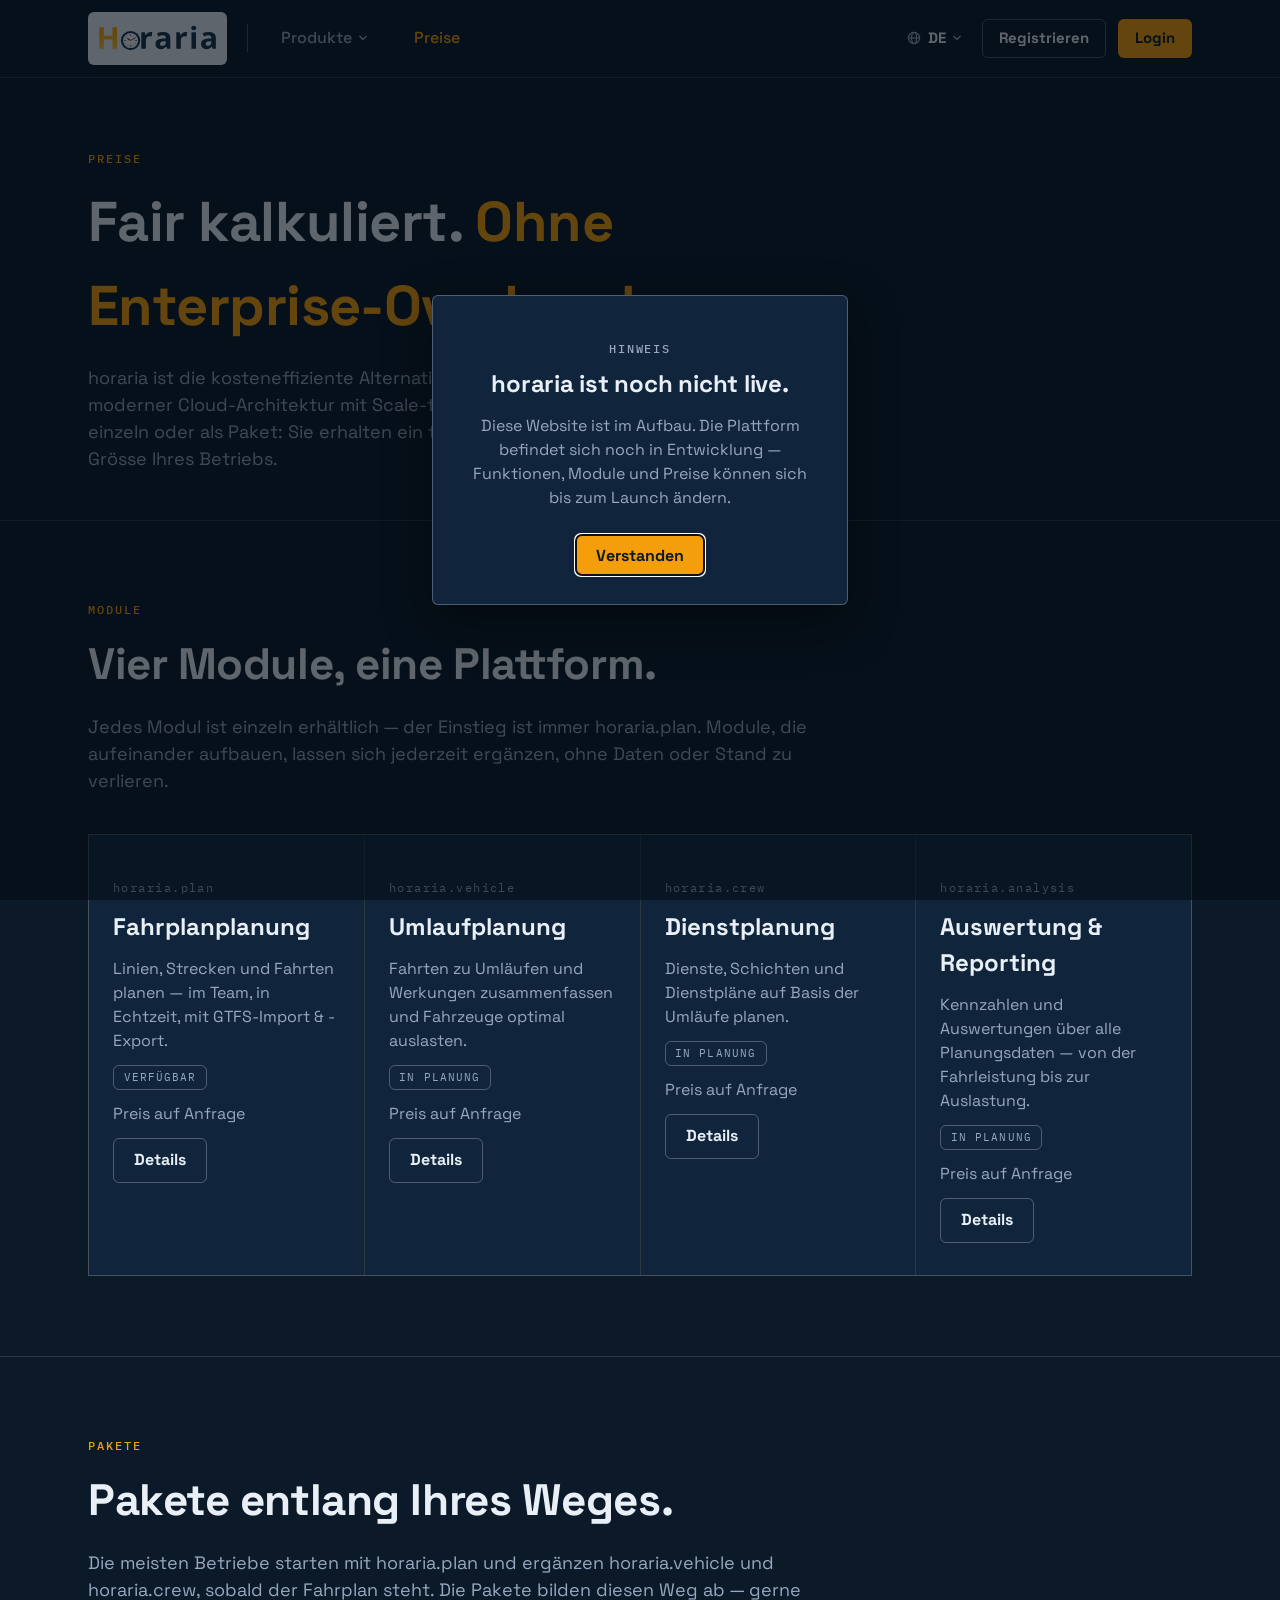
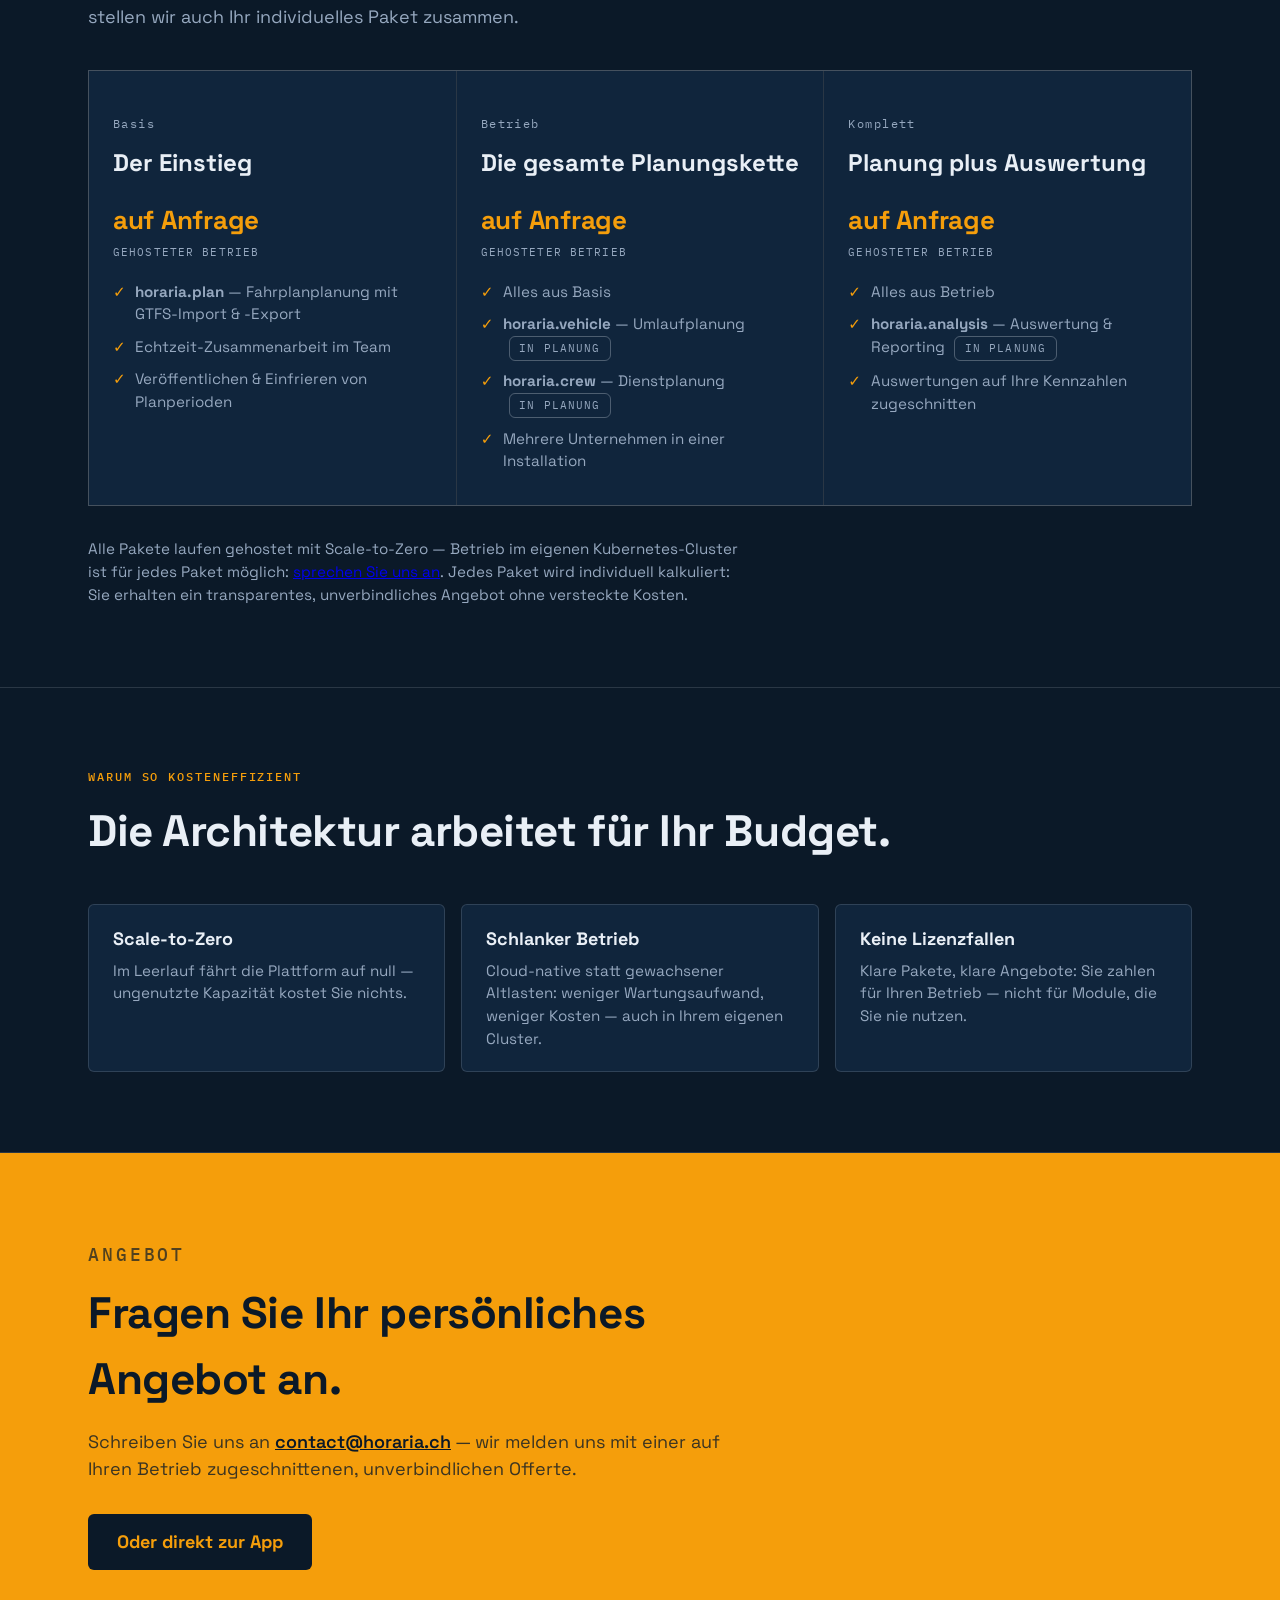
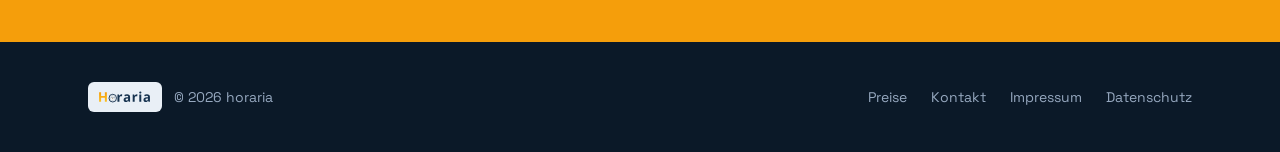
<file: preise.html>
<!DOCTYPE html>
<html lang="de">
<head>
  <meta charset="utf-8">
  <meta name="viewport" content="width=device-width, initial-scale=1">
  <meta http-equiv="Content-Security-Policy" content="default-src 'self'; script-src 'self'; style-src 'self'; font-src 'self'; img-src 'self' data:; connect-src 'self'; base-uri 'none'; form-action 'none'">
  <meta name="referrer" content="strict-origin-when-cross-origin">

  <title>Preise — horaria</title>
  <meta name="description" content="horaria Preise: vier Module — horaria.plan, horaria.vehicle, horaria.crew und horaria.analysis — einzeln oder als Paket, gehostet mit Scale-to-Zero oder im eigenen Kubernetes-Cluster. Transparente Angebote auf Anfrage.">
  <link rel="alternate" hreflang="de" href="/preise.html">
  <link rel="alternate" hreflang="en" href="/en/preise.html">

  <link rel="icon" href="assets/images/Horaria_AppIcon2.svg" type="image/svg+xml">
  <link rel="stylesheet" href="css/styles.css">
  <script src="js/main.js" defer></script>
</head>
<body>
  <dialog class="notice" id="preview-notice" aria-labelledby="notice-title" open>
    <p class="eyebrow">Hinweis</p>
    <h2 id="notice-title">horaria ist noch nicht live.</h2>
    <p>
      Diese Website ist im Aufbau. Die Plattform befindet sich noch in
      Entwicklung — Funktionen, Module und Preise können sich bis zum
      Launch ändern.
    </p>
    <form method="dialog">
      <button class="btn btn-primary" value="dismiss">Verstanden</button>
    </form>
  </dialog>
  <header class="site-header">
    <div class="container header-row">
      <a class="logo" href="/" aria-label="horaria — Startseite">
        <img src="assets/images/Horaria_Logo.svg" alt="horaria" width="118" height="40">
      </a>
      <span class="header-divider" aria-hidden="true"></span>
      <nav class="header-nav">
        <details class="product-switcher">
          <summary class="product-toggle" aria-haspopup="true">
            Produkte
            <svg class="lang-caret" viewBox="0 0 10 6" width="10" height="6" fill="none" stroke="currentColor" stroke-width="1.4" aria-hidden="true">
              <path d="M1.5 1l3.5 3.5L8.5 1"/>
            </svg>
          </summary>
          <ul class="product-menu">
            <li>
              <a class="product-item" href="/produkte/plan.html">
                <svg class="product-item-icon" viewBox="0 0 24 24" fill="none" stroke="currentColor" stroke-width="1.8" stroke-linecap="round" stroke-linejoin="round" aria-hidden="true" focusable="false">
                  <rect x="3.5" y="5" width="17" height="15.5" rx="2.5"/>
                  <path d="M3.5 9.5h17M8 3v4M16 3v4M7.5 13.5h3M7.5 16.5h6"/>
                </svg>
                <span class="product-item-text">
                  <strong>horaria.plan</strong>
                  <span class="product-item-desc">Fahrplanplanung im Team, in Echtzeit — mit GTFS-Import &amp; Export.</span>
                </span>
              </a>
            </li>
            <li>
              <a class="product-item" href="/produkte/vehicle.html">
                <svg class="product-item-icon" viewBox="0 0 24 24" fill="none" stroke="currentColor" stroke-width="1.8" stroke-linecap="round" stroke-linejoin="round" aria-hidden="true" focusable="false">
                  <rect x="5" y="3.5" width="14" height="13.5" rx="2.5"/>
                  <path d="M5 9h14M12 3.5V9"/>
                  <circle cx="9" cy="17.3" r="1.3"/>
                  <circle cx="15" cy="17.3" r="1.3"/>
                </svg>
                <span class="product-item-text">
                  <strong>horaria.vehicle</strong>
                  <span class="product-item-desc">Fahrten zu effizienten Umläufen zusammenfassen.</span>
                </span>
              </a>
            </li>
            <li>
              <a class="product-item" href="/produkte/crew.html">
                <svg class="product-item-icon" viewBox="0 0 24 24" fill="none" stroke="currentColor" stroke-width="1.8" stroke-linecap="round" stroke-linejoin="round" aria-hidden="true" focusable="false">
                  <circle cx="9" cy="8" r="3.2"/>
                  <path d="M3.5 19.5c.7-3.3 2.8-5 5.5-5s4.8 1.7 5.5 5"/>
                  <circle cx="16.8" cy="9" r="2.5"/>
                  <path d="M16.5 14.7c2.3.3 4 1.8 4.7 4.3"/>
                </svg>
                <span class="product-item-text">
                  <strong>horaria.crew</strong>
                  <span class="product-item-desc">Dienste und Schichten auf Basis der Umläufe planen.</span>
                </span>
              </a>
            </li>
            <li>
              <a class="product-item" href="/produkte/analysis.html">
                <svg class="product-item-icon" viewBox="0 0 24 24" fill="none" stroke="currentColor" stroke-width="1.8" stroke-linecap="round" stroke-linejoin="round" aria-hidden="true" focusable="false">
                  <path d="M4 4v15.5h16"/>
                  <path d="M8.5 15.5v-4M12.5 15.5V8.5M16.5 15.5V9"/>
                </svg>
                <span class="product-item-text">
                  <strong>horaria.analysis</strong>
                  <span class="product-item-desc">Kennzahlen und Reports über alle Planungsstufen hinweg.</span>
                </span>
              </a>
            </li>
          </ul>
        </details>
        <a class="nav-link is-active" href="/preise.html" aria-current="page">Preise</a>
      </nav>
      <div class="header-actions">
        <details class="lang-switcher">
          <summary class="lang-toggle" aria-label="Sprache wählen / Choose language">
            <svg class="lang-icon" viewBox="0 0 16 16" width="14" height="14" fill="none" stroke="currentColor" stroke-width="1.4" aria-hidden="true">
              <circle cx="8" cy="8" r="6.4"/>
              <ellipse cx="8" cy="8" rx="2.9" ry="6.4"/>
              <path d="M1.6 8h12.8"/>
            </svg>
            <span class="lang-current">DE</span>
            <svg class="lang-caret" viewBox="0 0 10 6" width="10" height="6" fill="none" stroke="currentColor" stroke-width="1.4" aria-hidden="true">
              <path d="M1.5 1l3.5 3.5L8.5 1"/>
            </svg>
          </summary>
          <ul class="lang-menu">
            <li><a href="/preise.html" hreflang="de" lang="de" aria-current="true">Deutsch</a></li>
            <li><a href="/en/preise.html" hreflang="en" lang="en">English</a></li>
            <li><span class="lang-soon" title="Französisch — in Vorbereitung" lang="fr">Français</span></li>
          </ul>
        </details>
        <a class="btn btn-outline js-signup-link" href="https://app.horarium.ch">Registrieren</a>
        <a class="btn btn-primary js-login-link" href="https://app.horarium.ch">Login</a>
        <details class="nav-switcher">
          <summary class="nav-toggle" aria-label="Menü / Menu">
            <svg class="icon-open" viewBox="0 0 16 16" width="22" height="22" fill="none" stroke="currentColor" stroke-width="1.6" aria-hidden="true">
              <path d="M1.5 3.5h13M1.5 8h13M1.5 12.5h13"/>
            </svg>
            <svg class="icon-close" viewBox="0 0 16 16" width="22" height="22" fill="none" stroke="currentColor" stroke-width="1.6" aria-hidden="true">
              <path d="M3 3l10 10M13 3L3 13"/>
            </svg>
          </summary>
          <details class="lang-switcher nav-lang-switcher">
            <summary class="lang-toggle" aria-label="Sprache wählen / Choose language">
              <svg class="lang-icon" viewBox="0 0 16 16" width="14" height="14" fill="none" stroke="currentColor" stroke-width="1.4" aria-hidden="true">
                <circle cx="8" cy="8" r="6.4"/>
                <ellipse cx="8" cy="8" rx="2.9" ry="6.4"/>
                <path d="M1.6 8h12.8"/>
              </svg>
              <span class="lang-current">DE</span>
              <svg class="lang-caret" viewBox="0 0 10 6" width="10" height="6" fill="none" stroke="currentColor" stroke-width="1.4" aria-hidden="true">
                <path d="M1.5 1l3.5 3.5L8.5 1"/>
              </svg>
            </summary>
            <ul class="lang-menu">
              <li><a href="/preise.html" hreflang="de" lang="de" aria-current="true">Deutsch</a></li>
              <li><a href="/en/preise.html" hreflang="en" lang="en">English</a></li>
              <li><span class="lang-soon" title="Französisch — in Vorbereitung" lang="fr">Français</span></li>
            </ul>
          </details>
          <ul class="nav-menu">
            <li class="nav-products">
              <details class="product-sub">
                <summary class="product-sub-toggle" aria-haspopup="true">
                  Produkte
                  <svg class="lang-caret" viewBox="0 0 10 6" width="10" height="6" fill="none" stroke="currentColor" stroke-width="1.4" aria-hidden="true">
                    <path d="M1.5 1l3.5 3.5L8.5 1"/>
                  </svg>
                </summary>
                <ul class="product-sub-menu">
                  <li>
                    <a class="product-item" href="/produkte/plan.html">
                      <svg class="product-item-icon" viewBox="0 0 24 24" fill="none" stroke="currentColor" stroke-width="1.8" stroke-linecap="round" stroke-linejoin="round" aria-hidden="true" focusable="false">
                        <rect x="3.5" y="5" width="17" height="15.5" rx="2.5"/>
                        <path d="M3.5 9.5h17M8 3v4M16 3v4M7.5 13.5h3M7.5 16.5h6"/>
                      </svg>
                      <span class="product-item-text">
                        <strong>horaria.plan</strong>
                        <span class="product-item-desc">Fahrplanplanung im Team, in Echtzeit — mit GTFS-Import &amp; Export.</span>
                      </span>
                    </a>
                  </li>
                  <li>
                    <a class="product-item" href="/produkte/vehicle.html">
                      <svg class="product-item-icon" viewBox="0 0 24 24" fill="none" stroke="currentColor" stroke-width="1.8" stroke-linecap="round" stroke-linejoin="round" aria-hidden="true" focusable="false">
                        <rect x="5" y="3.5" width="14" height="13.5" rx="2.5"/>
                        <path d="M5 9h14M12 3.5V9"/>
                        <circle cx="9" cy="17.3" r="1.3"/>
                        <circle cx="15" cy="17.3" r="1.3"/>
                      </svg>
                      <span class="product-item-text">
                        <strong>horaria.vehicle</strong>
                        <span class="product-item-desc">Fahrten zu effizienten Umläufen zusammenfassen.</span>
                      </span>
                    </a>
                  </li>
                  <li>
                    <a class="product-item" href="/produkte/crew.html">
                      <svg class="product-item-icon" viewBox="0 0 24 24" fill="none" stroke="currentColor" stroke-width="1.8" stroke-linecap="round" stroke-linejoin="round" aria-hidden="true" focusable="false">
                        <circle cx="9" cy="8" r="3.2"/>
                        <path d="M3.5 19.5c.7-3.3 2.8-5 5.5-5s4.8 1.7 5.5 5"/>
                        <circle cx="16.8" cy="9" r="2.5"/>
                        <path d="M16.5 14.7c2.3.3 4 1.8 4.7 4.3"/>
                      </svg>
                      <span class="product-item-text">
                        <strong>horaria.crew</strong>
                        <span class="product-item-desc">Dienste und Schichten auf Basis der Umläufe planen.</span>
                      </span>
                    </a>
                  </li>
                  <li>
                    <a class="product-item" href="/produkte/analysis.html">
                      <svg class="product-item-icon" viewBox="0 0 24 24" fill="none" stroke="currentColor" stroke-width="1.8" stroke-linecap="round" stroke-linejoin="round" aria-hidden="true" focusable="false">
                        <path d="M4 4v15.5h16"/>
                        <path d="M8.5 15.5v-4M12.5 15.5V8.5M16.5 15.5V9"/>
                      </svg>
                      <span class="product-item-text">
                        <strong>horaria.analysis</strong>
                        <span class="product-item-desc">Kennzahlen und Reports über alle Planungsstufen hinweg.</span>
                      </span>
                    </a>
                  </li>
                </ul>
              </details>
            </li>
            <li><a class="nav-link is-active" href="/preise.html" aria-current="page">Preise</a></li>
            <li class="nav-lang">
              <details class="lang-sub">
                <summary class="lang-sub-toggle" aria-label="Sprache wählen / Choose language">
                  <svg class="lang-icon" viewBox="0 0 16 16" width="14" height="14" fill="none" stroke="currentColor" stroke-width="1.4" aria-hidden="true">
                    <circle cx="8" cy="8" r="6.4"/>
                    <ellipse cx="8" cy="8" rx="2.9" ry="6.4"/>
                    <path d="M1.6 8h12.8"/>
                  </svg>
                  <span>Sprache: DE</span>
                  <svg class="lang-caret" viewBox="0 0 10 6" width="10" height="6" fill="none" stroke="currentColor" stroke-width="1.4" aria-hidden="true">
                    <path d="M1.5 1l3.5 3.5L8.5 1"/>
                  </svg>
                </summary>
                <ul class="lang-sub-menu">
                  <li><a href="/preise.html" hreflang="de" lang="de" aria-current="true">Deutsch</a></li>
                  <li><a href="/en/preise.html" hreflang="en" lang="en">English</a></li>
                  <li><span class="lang-soon" title="Französisch — in Vorbereitung" lang="fr">Français</span></li>
                </ul>
              </details>
            </li>
            <li class="nav-menu-actions">
              <a class="btn btn-outline js-signup-link" href="https://app.horarium.ch">Registrieren</a>
              <a class="btn btn-primary js-login-link" href="https://app.horarium.ch">Login</a>
            </li>
          </ul>
        </details>
      </div>
    </div>
  </header>

  <main>
    <section class="page-head">
      <div class="container">
        <p class="eyebrow">Preise</p>
        <h1>Fair kalkuliert. <span class="accent">Ohne Enterprise-Overhead.</span></h1>
        <p class="section-intro">
          horaria ist die kosteneffiziente Alternative zu etablierten
          Planungssystemen — dank moderner Cloud-Architektur mit Scale-to-Zero
          und ohne Legacy-Ballast. Module einzeln oder als Paket: Sie erhalten
          ein transparentes Angebot, abgestimmt auf die Grösse Ihres Betriebs.
        </p>
      </div>
    </section>

    <section class="section">
      <div class="container">
        <p class="eyebrow">Module</p>
        <h2>Vier Module, eine Plattform.</h2>
        <p class="section-intro">
          Jedes Modul ist einzeln erhältlich — der Einstieg ist immer
          horaria.plan. Module, die aufeinander aufbauen, lassen sich
          jederzeit ergänzen, ohne Daten oder Stand zu verlieren.
        </p>
        <div class="card-grid">
          <article class="card">
            <p class="card-index">horaria.plan</p>
            <h3>Fahrplanplanung</h3>
            <p>
              Linien, Strecken und Fahrten planen — im Team, in Echtzeit,
              mit GTFS-Import &amp; -Export.
            </p>
            <p class="badge">Verfügbar</p>
            <p>Preis auf Anfrage</p>
            <p><a class="btn btn-outline" href="/produkte/plan.html">Details</a></p>
          </article>
          <article class="card">
            <p class="card-index">horaria.vehicle</p>
            <h3>Umlaufplanung</h3>
            <p>
              Fahrten zu Umläufen und Werkungen zusammenfassen und Fahrzeuge
              optimal auslasten.
            </p>
            <p class="badge">In Planung</p>
            <p>Preis auf Anfrage</p>
            <p><a class="btn btn-outline" href="/produkte/vehicle.html">Details</a></p>
          </article>
          <article class="card">
            <p class="card-index">horaria.crew</p>
            <h3>Dienstplanung</h3>
            <p>
              Dienste, Schichten und Dienstpläne auf Basis der Umläufe planen.
            </p>
            <p class="badge">In Planung</p>
            <p>Preis auf Anfrage</p>
            <p><a class="btn btn-outline" href="/produkte/crew.html">Details</a></p>
          </article>
          <article class="card">
            <p class="card-index">horaria.analysis</p>
            <h3>Auswertung &amp; Reporting</h3>
            <p>
              Kennzahlen und Auswertungen über alle Planungsdaten — von der
              Fahrleistung bis zur Auslastung.
            </p>
            <p class="badge">In Planung</p>
            <p>Preis auf Anfrage</p>
            <p><a class="btn btn-outline" href="/produkte/analysis.html">Details</a></p>
          </article>
        </div>
      </div>
    </section>

    <section class="section">
      <div class="container">
        <p class="eyebrow">Pakete</p>
        <h2>Pakete entlang Ihres Weges.</h2>
        <p class="section-intro">
          Die meisten Betriebe starten mit horaria.plan und ergänzen
          horaria.vehicle und horaria.crew, sobald der Fahrplan steht.
          Die Pakete bilden diesen Weg ab — gerne stellen wir auch Ihr
          individuelles Paket zusammen.
        </p>
        <div class="card-grid">
          <article class="card plan">
            <p class="card-index">Basis</p>
            <h3>Der Einstieg</h3>
            <p class="plan-price">auf Anfrage<span>gehosteter Betrieb</span></p>
            <ul class="plan-features">
              <li><strong>horaria.plan</strong> — Fahrplanplanung mit GTFS-Import &amp; -Export</li>
              <li>Echtzeit-Zusammenarbeit im Team</li>
              <li>Veröffentlichen &amp; Einfrieren von Planperioden</li>
            </ul>
          </article>
          <article class="card plan">
            <p class="card-index">Betrieb</p>
            <h3>Die gesamte Planungskette</h3>
            <p class="plan-price">auf Anfrage<span>gehosteter Betrieb</span></p>
            <ul class="plan-features">
              <li>Alles aus Basis</li>
              <li><strong>horaria.vehicle</strong> — Umlaufplanung <span class="badge">in Planung</span></li>
              <li><strong>horaria.crew</strong> — Dienstplanung <span class="badge">in Planung</span></li>
              <li>Mehrere Unternehmen in einer Installation</li>
            </ul>
          </article>
          <article class="card plan">
            <p class="card-index">Komplett</p>
            <h3>Planung plus Auswertung</h3>
            <p class="plan-price">auf Anfrage<span>gehosteter Betrieb</span></p>
            <ul class="plan-features">
              <li>Alles aus Betrieb</li>
              <li><strong>horaria.analysis</strong> — Auswertung &amp; Reporting <span class="badge">in Planung</span></li>
              <li>Auswertungen auf Ihre Kennzahlen zugeschnitten</li>
            </ul>
          </article>
        </div>
        <p class="pricing-note">
          Alle Pakete laufen gehostet mit Scale-to-Zero — Betrieb im eigenen
          Kubernetes-Cluster ist für jedes Paket möglich:
          <a href="mailto:contact@horaria.ch">sprechen Sie uns an</a>.
          Jedes Paket wird individuell kalkuliert: Sie erhalten ein
          transparentes, unverbindliches Angebot ohne versteckte Kosten.
        </p>
      </div>
    </section>

    <section class="section">
      <div class="container">
        <p class="eyebrow">Warum so kosteneffizient</p>
        <h2>Die Architektur arbeitet für Ihr Budget.</h2>
        <ul class="feature-list">
          <li>
            <h3>Scale-to-Zero</h3>
            <p>Im Leerlauf fährt die Plattform auf null — ungenutzte Kapazität kostet Sie nichts.</p>
          </li>
          <li>
            <h3>Schlanker Betrieb</h3>
            <p>Cloud-native statt gewachsener Altlasten: weniger Wartungsaufwand, weniger Kosten — auch in Ihrem eigenen Cluster.</p>
          </li>
          <li>
            <h3>Keine Lizenzfallen</h3>
            <p>Klare Pakete, klare Angebote: Sie zahlen für Ihren Betrieb — nicht für Module, die Sie nie nutzen.</p>
          </li>
        </ul>
      </div>
    </section>

    <section class="cta-band">
      <div class="container">
        <p class="eyebrow">Angebot</p>
        <h2>Fragen Sie Ihr persönliches Angebot an.</h2>
        <p>
          Schreiben Sie uns an <a href="mailto:contact@horaria.ch">contact@horaria.ch</a> —
          wir melden uns mit einer auf Ihren Betrieb zugeschnittenen,
          unverbindlichen Offerte.
        </p>
        <a class="btn btn-primary btn-lg js-login-link" href="https://app.horarium.ch">Oder direkt zur App</a>
      </div>
    </section>
  </main>

  <footer class="site-footer">
    <div class="container footer-row">
      <p class="footer-brand">
        <a class="logo" href="/" aria-label="horaria — Startseite">
          <img src="assets/images/Horaria_Logo.svg" alt="horaria">
        </a>
        <span>&copy; <span id="current-year">2026</span> horaria</span>
      </p>
      <nav class="footer-nav">
        <a href="/preise.html">Preise</a>
        <a href="mailto:contact@horaria.ch">Kontakt</a>
        <a href="/impressum.html">Impressum</a>
        <a href="/datenschutz.html">Datenschutz</a>
      </nav>
    </div>
  </footer>
</body>
</html>
</file>
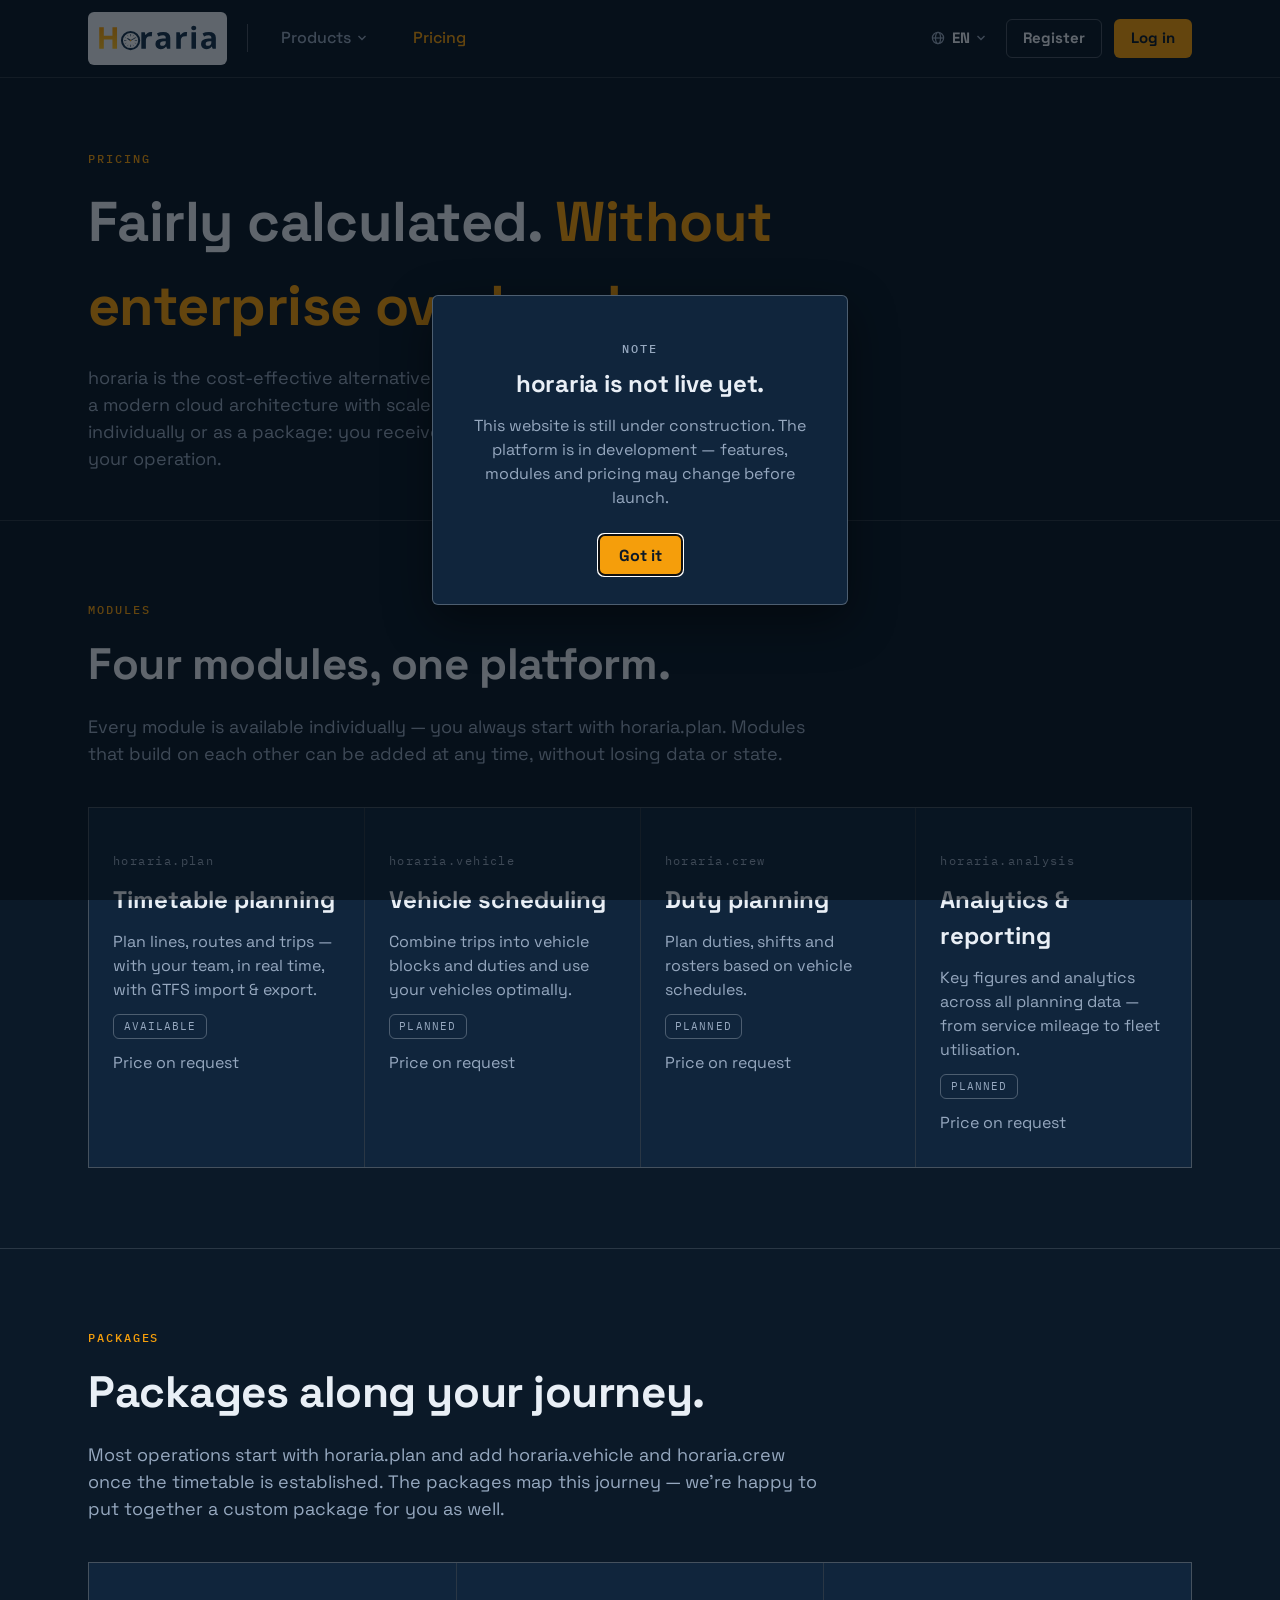
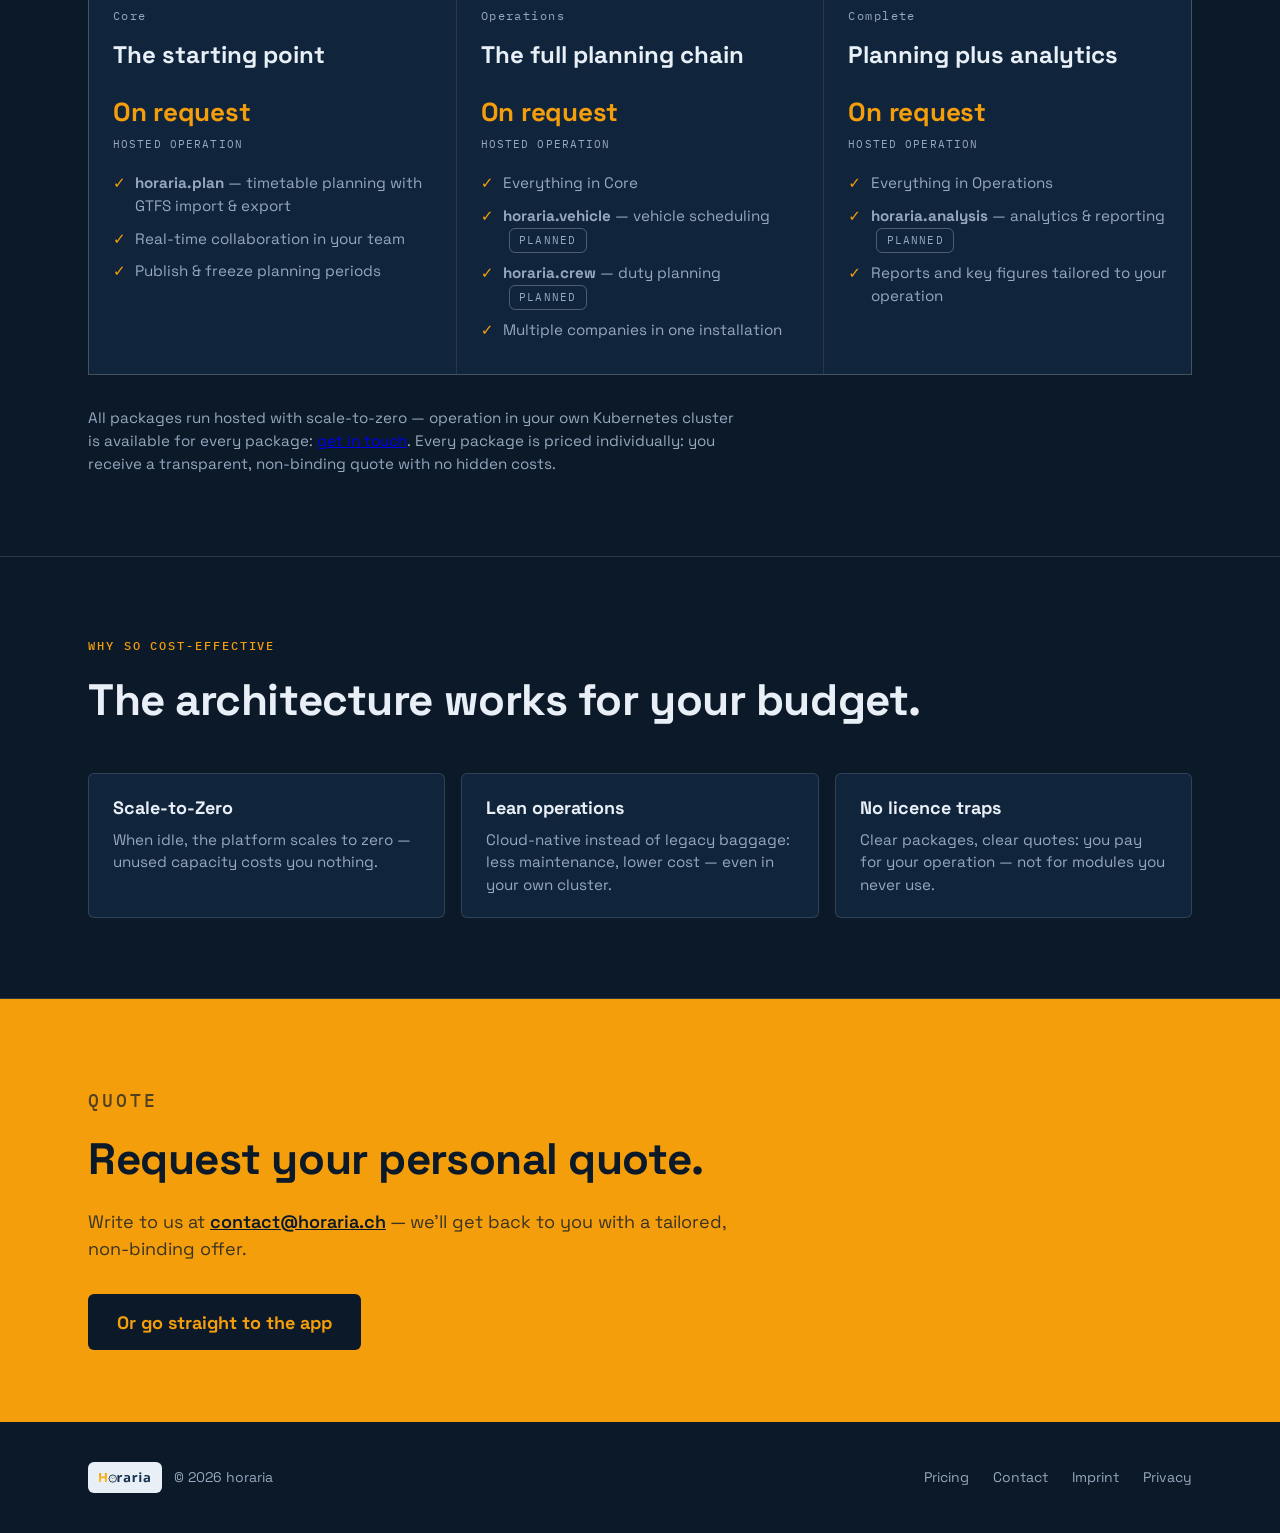
<file: en/preise.html>
<!DOCTYPE html>
<html lang="en">
<head>
  <meta charset="utf-8">
  <meta name="viewport" content="width=device-width, initial-scale=1">
  <meta http-equiv="Content-Security-Policy" content="default-src 'self'; script-src 'self'; style-src 'self'; font-src 'self'; img-src 'self' data:; connect-src 'self'; base-uri 'none'; form-action 'none'">
  <meta name="referrer" content="strict-origin-when-cross-origin">

  <title>Pricing — horaria</title>
  <meta name="description" content="horaria pricing: four modules — horaria.plan, horaria.vehicle, horaria.crew and horaria.analysis — individually or as packages, hosted with scale-to-zero or in your own Kubernetes cluster. Transparent quotes on request.">
  <link rel="alternate" hreflang="de" href="/preise.html">
  <link rel="alternate" hreflang="en" href="/en/preise.html">

  <link rel="icon" href="/assets/images/Horaria_AppIcon2.svg" type="image/svg+xml">
  <link rel="stylesheet" href="/css/styles.css">
  <script src="/js/main.js" defer></script>
</head>
<body>
  <dialog class="notice" id="preview-notice" aria-labelledby="notice-title" open>
    <p class="eyebrow">Note</p>
    <h2 id="notice-title">horaria is not live yet.</h2>
    <p>
      This website is still under construction. The platform is in
      development — features, modules and pricing may change before launch.
    </p>
    <form method="dialog">
      <button class="btn btn-primary" value="dismiss">Got it</button>
    </form>
  </dialog>
  <header class="site-header">
    <div class="container header-row">
      <a class="logo" href="/en/" aria-label="horaria — Home">
        <img src="/assets/images/Horaria_Logo.svg" alt="horaria" width="118" height="40">
      </a>
      <span class="header-divider" aria-hidden="true"></span>
      <nav class="header-nav">
        <details class="product-switcher">
          <summary class="product-toggle" aria-haspopup="true">
            Products
            <svg class="lang-caret" viewBox="0 0 10 6" width="10" height="6" fill="none" stroke="currentColor" stroke-width="1.4" aria-hidden="true">
              <path d="M1.5 1l3.5 3.5L8.5 1"/>
            </svg>
          </summary>
          <ul class="product-menu">
            <li>
              <a class="product-item" href="/produkte/plan.html">
                <svg class="product-item-icon" viewBox="0 0 24 24" fill="none" stroke="currentColor" stroke-width="1.8" stroke-linecap="round" stroke-linejoin="round" aria-hidden="true" focusable="false">
                  <rect x="3.5" y="5" width="17" height="15.5" rx="2.5"/>
                  <path d="M3.5 9.5h17M8 3v4M16 3v4M7.5 13.5h3M7.5 16.5h6"/>
                </svg>
                <span class="product-item-text">
                  <strong>horaria.plan</strong>
                  <span class="product-item-desc">Timetable planning with your team, in real time — GTFS built in.</span>
                </span>
              </a>
            </li>
            <li>
              <a class="product-item" href="/produkte/vehicle.html">
                <svg class="product-item-icon" viewBox="0 0 24 24" fill="none" stroke="currentColor" stroke-width="1.8" stroke-linecap="round" stroke-linejoin="round" aria-hidden="true" focusable="false">
                  <rect x="5" y="3.5" width="14" height="13.5" rx="2.5"/>
                  <path d="M5 9h14M12 3.5V9"/>
                  <circle cx="9" cy="17.3" r="1.3"/>
                  <circle cx="15" cy="17.3" r="1.3"/>
                </svg>
                <span class="product-item-text">
                  <strong>horaria.vehicle</strong>
                  <span class="product-item-desc">Combine trips into efficient vehicle blocks and duties.</span>
                </span>
              </a>
            </li>
            <li>
              <a class="product-item" href="/produkte/crew.html">
                <svg class="product-item-icon" viewBox="0 0 24 24" fill="none" stroke="currentColor" stroke-width="1.8" stroke-linecap="round" stroke-linejoin="round" aria-hidden="true" focusable="false">
                  <circle cx="9" cy="8" r="3.2"/>
                  <path d="M3.5 19.5c.7-3.3 2.8-5 5.5-5s4.8 1.7 5.5 5"/>
                  <circle cx="16.8" cy="9" r="2.5"/>
                  <path d="M16.5 14.7c2.3.3 4 1.8 4.7 4.3"/>
                </svg>
                <span class="product-item-text">
                  <strong>horaria.crew</strong>
                  <span class="product-item-desc">Plan duties and shifts based on vehicle schedules.</span>
                </span>
              </a>
            </li>
            <li>
              <a class="product-item" href="/produkte/analysis.html">
                <svg class="product-item-icon" viewBox="0 0 24 24" fill="none" stroke="currentColor" stroke-width="1.8" stroke-linecap="round" stroke-linejoin="round" aria-hidden="true" focusable="false">
                  <path d="M4 4v15.5h16"/>
                  <path d="M8.5 15.5v-4M12.5 15.5V8.5M16.5 15.5V9"/>
                </svg>
                <span class="product-item-text">
                  <strong>horaria.analysis</strong>
                  <span class="product-item-desc">Key figures from timetables, schedules and duties — in one tool.</span>
                </span>
              </a>
            </li>
          </ul>
        </details>
        <a class="nav-link is-active" href="/en/preise.html" aria-current="page">Pricing</a>
      </nav>
      <div class="header-actions">
        <details class="lang-switcher">
          <summary class="lang-toggle" aria-label="Choose language / Sprache wählen">
            <svg class="lang-icon" viewBox="0 0 16 16" width="14" height="14" fill="none" stroke="currentColor" stroke-width="1.4" aria-hidden="true">
              <circle cx="8" cy="8" r="6.4"/>
              <ellipse cx="8" cy="8" rx="2.9" ry="6.4"/>
              <path d="M1.6 8h12.8"/>
            </svg>
            <span class="lang-current">EN</span>
            <svg class="lang-caret" viewBox="0 0 10 6" width="10" height="6" fill="none" stroke="currentColor" stroke-width="1.4" aria-hidden="true">
              <path d="M1.5 1l3.5 3.5L8.5 1"/>
            </svg>
          </summary>
          <ul class="lang-menu">
            <li><a href="/preise.html" hreflang="de" lang="de">Deutsch</a></li>
            <li><a href="/en/preise.html" hreflang="en" lang="en" aria-current="true">English</a></li>
            <li><span class="lang-soon" title="French — in preparation" lang="fr">Français</span></li>
          </ul>
        </details>
        <a class="btn btn-outline js-signup-link" href="https://app.horarium.ch">Register</a>
        <a class="btn btn-primary js-login-link" href="https://app.horarium.ch">Log in</a>
        <details class="nav-switcher">
          <summary class="nav-toggle" aria-label="Menu / Menü">
            <svg class="icon-open" viewBox="0 0 16 16" width="22" height="22" fill="none" stroke="currentColor" stroke-width="1.6" aria-hidden="true">
              <path d="M1.5 3.5h13M1.5 8h13M1.5 12.5h13"/>
            </svg>
            <svg class="icon-close" viewBox="0 0 16 16" width="22" height="22" fill="none" stroke="currentColor" stroke-width="1.6" aria-hidden="true">
              <path d="M3 3l10 10M13 3L3 13"/>
            </svg>
          </summary>
          <details class="lang-switcher nav-lang-switcher">
            <summary class="lang-toggle" aria-label="Choose language / Sprache wählen">
              <svg class="lang-icon" viewBox="0 0 16 16" width="14" height="14" fill="none" stroke="currentColor" stroke-width="1.4" aria-hidden="true">
                <circle cx="8" cy="8" r="6.4"/>
                <ellipse cx="8" cy="8" rx="2.9" ry="6.4"/>
                <path d="M1.6 8h12.8"/>
              </svg>
              <span class="lang-current">EN</span>
              <svg class="lang-caret" viewBox="0 0 10 6" width="10" height="6" fill="none" stroke="currentColor" stroke-width="1.4" aria-hidden="true">
                <path d="M1.5 1l3.5 3.5L8.5 1"/>
              </svg>
            </summary>
            <ul class="lang-menu">
              <li><a href="/preise.html" hreflang="de" lang="de">Deutsch</a></li>
              <li><a href="/en/preise.html" hreflang="en" lang="en" aria-current="true">English</a></li>
              <li><span class="lang-soon" title="French — in preparation" lang="fr">Français</span></li>
            </ul>
          </details>
          <ul class="nav-menu">
            <li class="nav-products">
              <details class="product-sub">
                <summary class="product-sub-toggle" aria-haspopup="true">
                  Products
                  <svg class="lang-caret" viewBox="0 0 10 6" width="10" height="6" fill="none" stroke="currentColor" stroke-width="1.4" aria-hidden="true">
                    <path d="M1.5 1l3.5 3.5L8.5 1"/>
                  </svg>
                </summary>
                <ul class="product-sub-menu">
                  <li>
                    <a class="product-item" href="/produkte/plan.html">
                      <svg class="product-item-icon" viewBox="0 0 24 24" fill="none" stroke="currentColor" stroke-width="1.8" stroke-linecap="round" stroke-linejoin="round" aria-hidden="true" focusable="false">
                        <rect x="3.5" y="5" width="17" height="15.5" rx="2.5"/>
                        <path d="M3.5 9.5h17M8 3v4M16 3v4M7.5 13.5h3M7.5 16.5h6"/>
                      </svg>
                      <span class="product-item-text">
                        <strong>horaria.plan</strong>
                        <span class="product-item-desc">Timetable planning with your team, in real time — GTFS built in.</span>
                      </span>
                    </a>
                  </li>
                  <li>
                    <a class="product-item" href="/produkte/vehicle.html">
                      <svg class="product-item-icon" viewBox="0 0 24 24" fill="none" stroke="currentColor" stroke-width="1.8" stroke-linecap="round" stroke-linejoin="round" aria-hidden="true" focusable="false">
                        <rect x="5" y="3.5" width="14" height="13.5" rx="2.5"/>
                        <path d="M5 9h14M12 3.5V9"/>
                        <circle cx="9" cy="17.3" r="1.3"/>
                        <circle cx="15" cy="17.3" r="1.3"/>
                      </svg>
                      <span class="product-item-text">
                        <strong>horaria.vehicle</strong>
                        <span class="product-item-desc">Combine trips into efficient vehicle blocks and duties.</span>
                      </span>
                    </a>
                  </li>
                  <li>
                    <a class="product-item" href="/produkte/crew.html">
                      <svg class="product-item-icon" viewBox="0 0 24 24" fill="none" stroke="currentColor" stroke-width="1.8" stroke-linecap="round" stroke-linejoin="round" aria-hidden="true" focusable="false">
                        <circle cx="9" cy="8" r="3.2"/>
                        <path d="M3.5 19.5c.7-3.3 2.8-5 5.5-5s4.8 1.7 5.5 5"/>
                        <circle cx="16.8" cy="9" r="2.5"/>
                        <path d="M16.5 14.7c2.3.3 4 1.8 4.7 4.3"/>
                      </svg>
                      <span class="product-item-text">
                        <strong>horaria.crew</strong>
                        <span class="product-item-desc">Plan duties and shifts based on vehicle schedules.</span>
                      </span>
                    </a>
                  </li>
                  <li>
                    <a class="product-item" href="/produkte/analysis.html">
                      <svg class="product-item-icon" viewBox="0 0 24 24" fill="none" stroke="currentColor" stroke-width="1.8" stroke-linecap="round" stroke-linejoin="round" aria-hidden="true" focusable="false">
                        <path d="M4 4v15.5h16"/>
                        <path d="M8.5 15.5v-4M12.5 15.5V8.5M16.5 15.5V9"/>
                      </svg>
                      <span class="product-item-text">
                        <strong>horaria.analysis</strong>
                        <span class="product-item-desc">Key figures from timetables, schedules and duties — in one tool.</span>
                      </span>
                    </a>
                  </li>
                </ul>
              </details>
            </li>
            <li><a class="nav-link is-active" href="/en/preise.html" aria-current="page">Pricing</a></li>
            <li class="nav-lang">
              <details class="lang-sub">
                <summary class="lang-sub-toggle" aria-label="Choose language / Sprache wählen">
                  <svg class="lang-icon" viewBox="0 0 16 16" width="14" height="14" fill="none" stroke="currentColor" stroke-width="1.4" aria-hidden="true">
                    <circle cx="8" cy="8" r="6.4"/>
                    <ellipse cx="8" cy="8" rx="2.9" ry="6.4"/>
                    <path d="M1.6 8h12.8"/>
                  </svg>
                  <span>Language: EN</span>
                  <svg class="lang-caret" viewBox="0 0 10 6" width="10" height="6" fill="none" stroke="currentColor" stroke-width="1.4" aria-hidden="true">
                    <path d="M1.5 1l3.5 3.5L8.5 1"/>
                  </svg>
                </summary>
                <ul class="lang-sub-menu">
                  <li><a href="/preise.html" hreflang="de" lang="de">Deutsch</a></li>
                  <li><a href="/en/preise.html" hreflang="en" lang="en" aria-current="true">English</a></li>
                  <li><span class="lang-soon" title="French — in preparation" lang="fr">Français</span></li>
                </ul>
              </details>
            </li>
            <li class="nav-menu-actions">
              <a class="btn btn-outline js-signup-link" href="https://app.horarium.ch">Register</a>
              <a class="btn btn-primary js-login-link" href="https://app.horarium.ch">Log in</a>
            </li>
          </ul>
        </details>
      </div>
    </div>
  </header>

  <main>
    <section class="page-head">
      <div class="container">
        <p class="eyebrow">Pricing</p>
        <h1>Fairly calculated. <span class="accent">Without enterprise overhead.</span></h1>
        <p class="section-intro">
          horaria is the cost-effective alternative to established
          planning systems — thanks to a modern cloud architecture with
          scale-to-zero and no legacy baggage. Modules individually or as
          a package: you receive a transparent quote, tailored to the
          size of your operation.
        </p>
      </div>
    </section>

    <section class="section">
      <div class="container">
        <p class="eyebrow">Modules</p>
        <h2>Four modules, one platform.</h2>
        <p class="section-intro">
          Every module is available individually — you always start with
          horaria.plan. Modules that build on each other can be added at
          any time, without losing data or state.
        </p>
        <div class="card-grid">
          <article class="card">
            <p class="card-index">horaria.plan</p>
            <h3>Timetable planning</h3>
            <p>
              Plan lines, routes and trips — with your team, in real
              time, with GTFS import &amp; export.
            </p>
            <p class="badge">Available</p>
            <p>Price on request</p>
          </article>
          <article class="card">
            <p class="card-index">horaria.vehicle</p>
            <h3>Vehicle scheduling</h3>
            <p>
              Combine trips into vehicle blocks and duties and use your
              vehicles optimally.
            </p>
            <p class="badge">Planned</p>
            <p>Price on request</p>
          </article>
          <article class="card">
            <p class="card-index">horaria.crew</p>
            <h3>Duty planning</h3>
            <p>
              Plan duties, shifts and rosters based on vehicle schedules.
            </p>
            <p class="badge">Planned</p>
            <p>Price on request</p>
          </article>
          <article class="card">
            <p class="card-index">horaria.analysis</p>
            <h3>Analytics &amp; reporting</h3>
            <p>
              Key figures and analytics across all planning data — from
              service mileage to fleet utilisation.
            </p>
            <p class="badge">Planned</p>
            <p>Price on request</p>
          </article>
        </div>
      </div>
    </section>

    <section class="section">
      <div class="container">
        <p class="eyebrow">Packages</p>
        <h2>Packages along your journey.</h2>
        <p class="section-intro">
          Most operations start with horaria.plan and add horaria.vehicle
          and horaria.crew once the timetable is established. The packages
          map this journey — we're happy to put together a custom package
          for you as well.
        </p>
        <div class="card-grid">
          <article class="card plan">
            <p class="card-index">Core</p>
            <h3>The starting point</h3>
            <p class="plan-price">On request<span>Hosted operation</span></p>
            <ul class="plan-features">
              <li><strong>horaria.plan</strong> — timetable planning with GTFS import &amp; export</li>
              <li>Real-time collaboration in your team</li>
              <li>Publish &amp; freeze planning periods</li>
            </ul>
          </article>
          <article class="card plan">
            <p class="card-index">Operations</p>
            <h3>The full planning chain</h3>
            <p class="plan-price">On request<span>Hosted operation</span></p>
            <ul class="plan-features">
              <li>Everything in Core</li>
              <li><strong>horaria.vehicle</strong> — vehicle scheduling <span class="badge">Planned</span></li>
              <li><strong>horaria.crew</strong> — duty planning <span class="badge">Planned</span></li>
              <li>Multiple companies in one installation</li>
            </ul>
          </article>
          <article class="card plan">
            <p class="card-index">Complete</p>
            <h3>Planning plus analytics</h3>
            <p class="plan-price">On request<span>Hosted operation</span></p>
            <ul class="plan-features">
              <li>Everything in Operations</li>
              <li><strong>horaria.analysis</strong> — analytics &amp; reporting <span class="badge">Planned</span></li>
              <li>Reports and key figures tailored to your operation</li>
            </ul>
          </article>
        </div>
        <p class="pricing-note">
          All packages run hosted with scale-to-zero — operation in your
          own Kubernetes cluster is available for every package:
          <a href="mailto:contact@horaria.ch">get in touch</a>.
          Every package is priced individually: you receive a transparent,
          non-binding quote with no hidden costs.
        </p>
      </div>
    </section>

    <section class="section">
      <div class="container">
        <p class="eyebrow">Why so cost-effective</p>
        <h2>The architecture works for your budget.</h2>
        <ul class="feature-list">
          <li>
            <h3>Scale-to-Zero</h3>
            <p>When idle, the platform scales to zero — unused capacity costs you nothing.</p>
          </li>
          <li>
            <h3>Lean operations</h3>
            <p>Cloud-native instead of legacy baggage: less maintenance, lower cost — even in your own cluster.</p>
          </li>
          <li>
            <h3>No licence traps</h3>
            <p>Clear packages, clear quotes: you pay for your operation — not for modules you never use.</p>
          </li>
        </ul>
      </div>
    </section>

    <section class="cta-band">
      <div class="container">
        <p class="eyebrow">Quote</p>
        <h2>Request your personal quote.</h2>
        <p>
          Write to us at <a href="mailto:contact@horaria.ch">contact@horaria.ch</a> —
          we'll get back to you with a tailored, non-binding offer.
        </p>
        <a class="btn btn-primary btn-lg js-login-link" href="https://app.horarium.ch">Or go straight to the app</a>
      </div>
    </section>
  </main>

  <footer class="site-footer">
    <div class="container footer-row">
      <p class="footer-brand">
        <a class="logo" href="/en/" aria-label="horaria — Home">
          <img src="/assets/images/Horaria_Logo.svg" alt="horaria">
        </a>
        <span>&copy; <span id="current-year">2026</span> horaria</span>
      </p>
      <nav class="footer-nav">
        <a href="/en/preise.html">Pricing</a>
        <a href="mailto:contact@horaria.ch">Contact</a>
        <a href="/impressum.html">Imprint</a>
        <a href="/datenschutz.html">Privacy</a>
      </nav>
    </div>
  </footer>
</body>
</html>
</file>
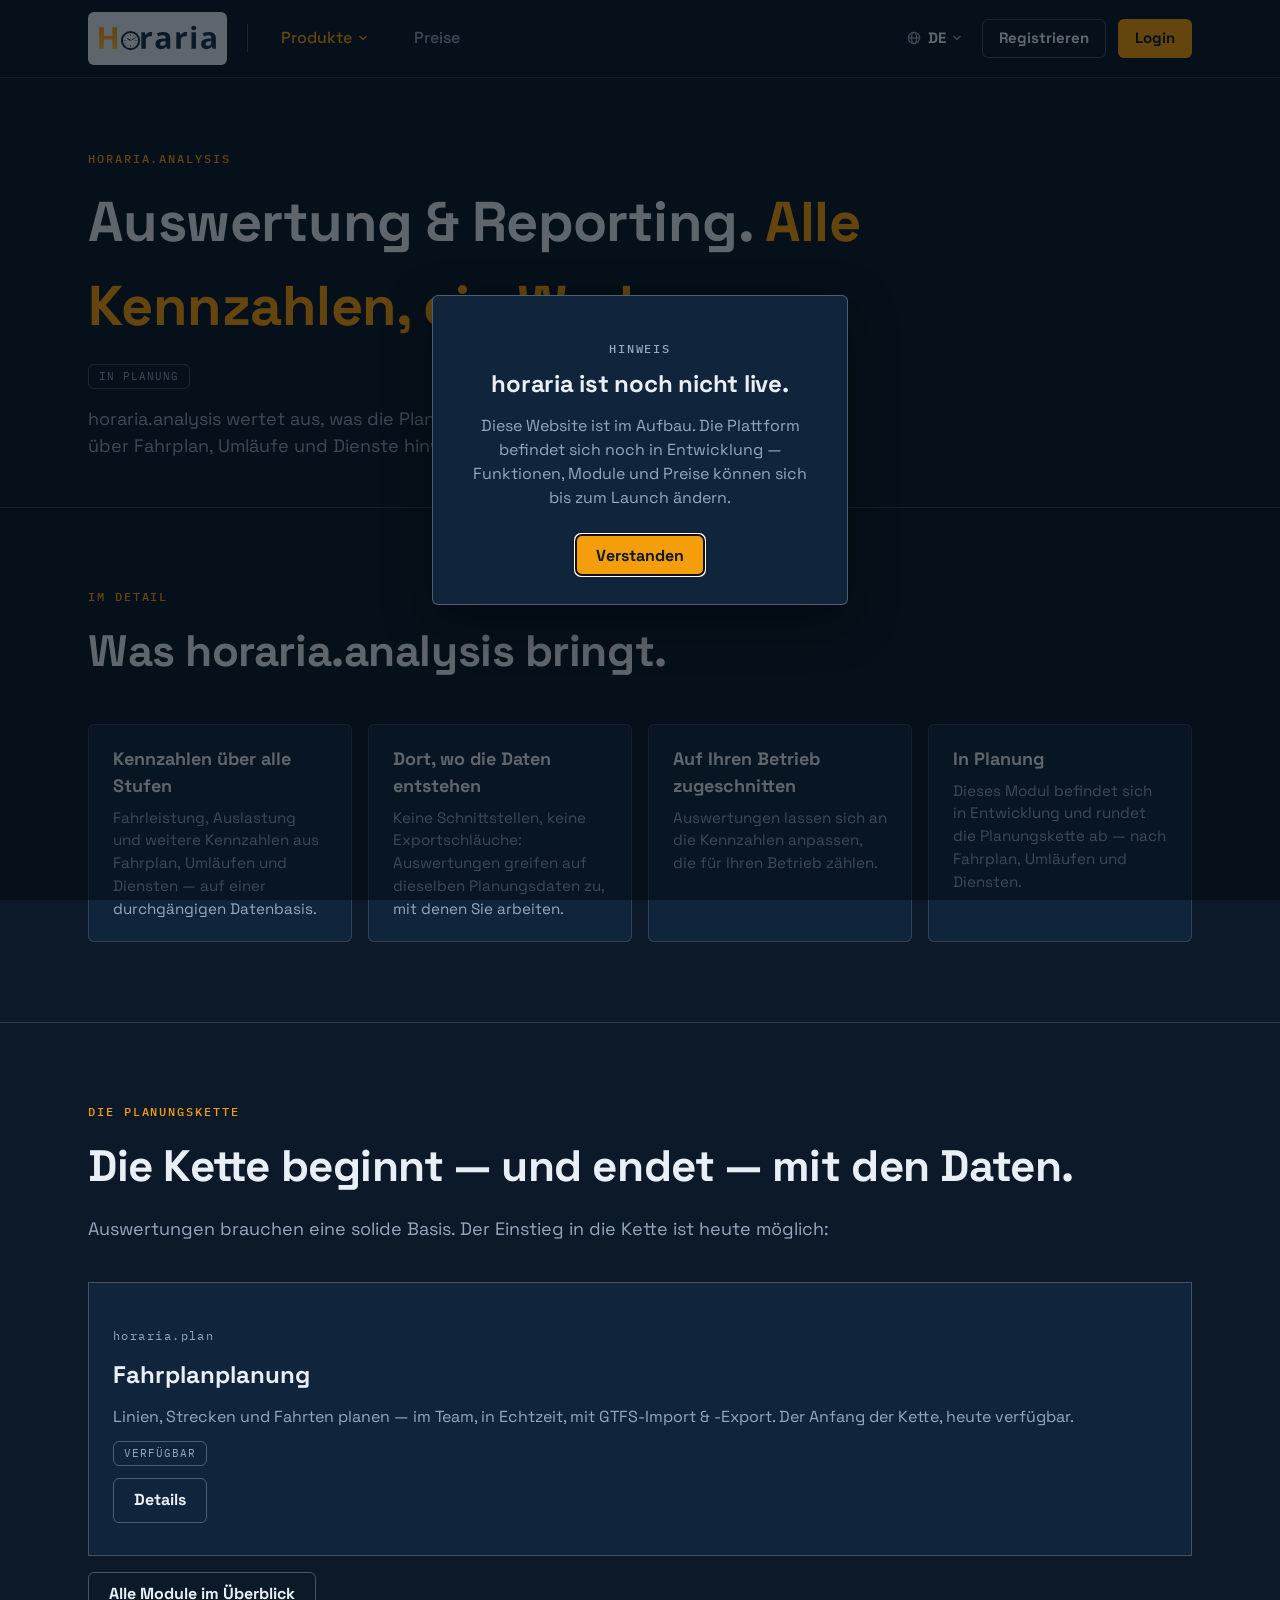
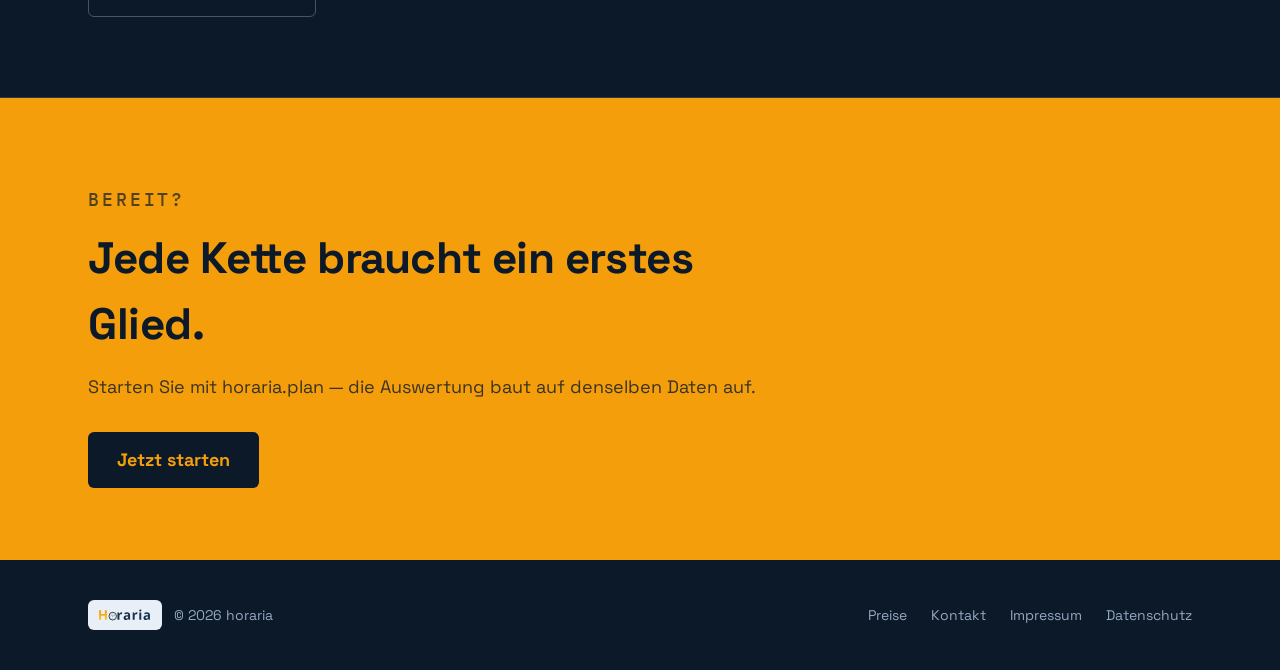
<file: produkte/analysis.html>
<!DOCTYPE html>
<html lang="de">
<head>
  <meta charset="utf-8">
  <meta name="viewport" content="width=device-width, initial-scale=1">
  <meta http-equiv="Content-Security-Policy" content="default-src 'self'; script-src 'self'; style-src 'self'; font-src 'self'; img-src 'self' data:; connect-src 'self'; base-uri 'none'; form-action 'none'">
  <meta name="referrer" content="strict-origin-when-cross-origin">

  <title>horaria.analysis — Auswertung &amp; Reporting — horaria</title>
  <meta name="description" content="horaria.analysis liefert Kennzahlen und Auswertungen über Fahrplan, Umläufe und Dienste hinweg — dort, wo die Planungsdaten entstehen. In Planung.">

  <link rel="icon" href="/assets/images/Horaria_AppIcon2.svg" type="image/svg+xml">
  <link rel="stylesheet" href="/css/styles.css">
  <script src="/js/main.js" defer></script>
</head>
<body>
  <dialog class="notice" id="preview-notice" aria-labelledby="notice-title" open>
    <p class="eyebrow">Hinweis</p>
    <h2 id="notice-title">horaria ist noch nicht live.</h2>
    <p>
      Diese Website ist im Aufbau. Die Plattform befindet sich noch in
      Entwicklung — Funktionen, Module und Preise können sich bis zum
      Launch ändern.
    </p>
    <form method="dialog">
      <button class="btn btn-primary" value="dismiss">Verstanden</button>
    </form>
  </dialog>
  <header class="site-header">
    <div class="container header-row">
      <a class="logo" href="/" aria-label="horaria — Startseite">
        <img src="/assets/images/Horaria_Logo.svg" alt="horaria" width="118" height="40">
      </a>
      <span class="header-divider" aria-hidden="true"></span>
      <nav class="header-nav">
        <details class="product-switcher">
          <summary class="product-toggle is-active" aria-haspopup="true">
            Produkte
            <svg class="lang-caret" viewBox="0 0 10 6" width="10" height="6" fill="none" stroke="currentColor" stroke-width="1.4" aria-hidden="true">
              <path d="M1.5 1l3.5 3.5L8.5 1"/>
            </svg>
          </summary>
          <ul class="product-menu">
            <li>
              <a class="product-item" href="/produkte/plan.html">
                <svg class="product-item-icon" viewBox="0 0 24 24" fill="none" stroke="currentColor" stroke-width="1.8" stroke-linecap="round" stroke-linejoin="round" aria-hidden="true" focusable="false">
                  <rect x="3.5" y="5" width="17" height="15.5" rx="2.5"/>
                  <path d="M3.5 9.5h17M8 3v4M16 3v4M7.5 13.5h3M7.5 16.5h6"/>
                </svg>
                <span class="product-item-text">
                  <strong>horaria.plan</strong>
                  <span class="product-item-desc">Fahrplanplanung im Team, in Echtzeit — mit GTFS-Import &amp; Export.</span>
                </span>
              </a>
            </li>
            <li>
              <a class="product-item" href="/produkte/vehicle.html">
                <svg class="product-item-icon" viewBox="0 0 24 24" fill="none" stroke="currentColor" stroke-width="1.8" stroke-linecap="round" stroke-linejoin="round" aria-hidden="true" focusable="false">
                  <rect x="5" y="3.5" width="14" height="13.5" rx="2.5"/>
                  <path d="M5 9h14M12 3.5V9"/>
                  <circle cx="9" cy="17.3" r="1.3"/>
                  <circle cx="15" cy="17.3" r="1.3"/>
                </svg>
                <span class="product-item-text">
                  <strong>horaria.vehicle</strong>
                  <span class="product-item-desc">Fahrten zu effizienten Umläufen zusammenfassen.</span>
                </span>
              </a>
            </li>
            <li>
              <a class="product-item" href="/produkte/crew.html">
                <svg class="product-item-icon" viewBox="0 0 24 24" fill="none" stroke="currentColor" stroke-width="1.8" stroke-linecap="round" stroke-linejoin="round" aria-hidden="true" focusable="false">
                  <circle cx="9" cy="8" r="3.2"/>
                  <path d="M3.5 19.5c.7-3.3 2.8-5 5.5-5s4.8 1.7 5.5 5"/>
                  <circle cx="16.8" cy="9" r="2.5"/>
                  <path d="M16.5 14.7c2.3.3 4 1.8 4.7 4.3"/>
                </svg>
                <span class="product-item-text">
                  <strong>horaria.crew</strong>
                  <span class="product-item-desc">Dienste und Schichten auf Basis der Umläufe planen.</span>
                </span>
              </a>
            </li>
            <li>
              <a class="product-item" href="/produkte/analysis.html" aria-current="true">
                <svg class="product-item-icon" viewBox="0 0 24 24" fill="none" stroke="currentColor" stroke-width="1.8" stroke-linecap="round" stroke-linejoin="round" aria-hidden="true" focusable="false">
                  <path d="M4 4v15.5h16"/>
                  <path d="M8.5 15.5v-4M12.5 15.5V8.5M16.5 15.5V9"/>
                </svg>
                <span class="product-item-text">
                  <strong>horaria.analysis</strong>
                  <span class="product-item-desc">Kennzahlen und Reports über alle Planungsstufen hinweg.</span>
                </span>
              </a>
            </li>
          </ul>
        </details>
        <a class="nav-link" href="/preise.html">Preise</a>
      </nav>
      <div class="header-actions">
        <details class="lang-switcher">
          <summary class="lang-toggle" aria-label="Sprache wählen / Choose language">
            <svg class="lang-icon" viewBox="0 0 16 16" width="14" height="14" fill="none" stroke="currentColor" stroke-width="1.4" aria-hidden="true">
              <circle cx="8" cy="8" r="6.4"/>
              <ellipse cx="8" cy="8" rx="2.9" ry="6.4"/>
              <path d="M1.6 8h12.8"/>
            </svg>
            <span class="lang-current">DE</span>
            <svg class="lang-caret" viewBox="0 0 10 6" width="10" height="6" fill="none" stroke="currentColor" stroke-width="1.4" aria-hidden="true">
              <path d="M1.5 1l3.5 3.5L8.5 1"/>
            </svg>
          </summary>
          <ul class="lang-menu">
            <li><a href="/" hreflang="de" lang="de">Deutsch</a></li>
            <li><a href="/en/" hreflang="en" lang="en">English</a></li>
            <li><span class="lang-soon" title="Französisch — in Vorbereitung" lang="fr">Français</span></li>
          </ul>
        </details>
        <a class="btn btn-outline js-signup-link" href="https://app.horarium.ch">Registrieren</a>
        <a class="btn btn-primary js-login-link" href="https://app.horarium.ch">Login</a>
        <details class="nav-switcher">
          <summary class="nav-toggle" aria-label="Menü / Menu">
            <svg class="icon-open" viewBox="0 0 16 16" width="22" height="22" fill="none" stroke="currentColor" stroke-width="1.6" aria-hidden="true">
              <path d="M1.5 3.5h13M1.5 8h13M1.5 12.5h13"/>
            </svg>
            <svg class="icon-close" viewBox="0 0 16 16" width="22" height="22" fill="none" stroke="currentColor" stroke-width="1.6" aria-hidden="true">
              <path d="M3 3l10 10M13 3L3 13"/>
            </svg>
          </summary>
          <details class="lang-switcher nav-lang-switcher">
            <summary class="lang-toggle" aria-label="Sprache wählen / Choose language">
              <svg class="lang-icon" viewBox="0 0 16 16" width="14" height="14" fill="none" stroke="currentColor" stroke-width="1.4" aria-hidden="true">
                <circle cx="8" cy="8" r="6.4"/>
                <ellipse cx="8" cy="8" rx="2.9" ry="6.4"/>
                <path d="M1.6 8h12.8"/>
              </svg>
              <span class="lang-current">DE</span>
              <svg class="lang-caret" viewBox="0 0 10 6" width="10" height="6" fill="none" stroke="currentColor" stroke-width="1.4" aria-hidden="true">
                <path d="M1.5 1l3.5 3.5L8.5 1"/>
              </svg>
            </summary>
            <ul class="lang-menu">
              <li><a href="/" hreflang="de" lang="de">Deutsch</a></li>
              <li><a href="/en/" hreflang="en" lang="en">English</a></li>
              <li><span class="lang-soon" title="Französisch — in Vorbereitung" lang="fr">Français</span></li>
            </ul>
          </details>
          <ul class="nav-menu">
            <li class="nav-products">
              <details class="product-sub">
                <summary class="product-sub-toggle is-active" aria-haspopup="true">
                  Produkte
                  <svg class="lang-caret" viewBox="0 0 10 6" width="10" height="6" fill="none" stroke="currentColor" stroke-width="1.4" aria-hidden="true">
                    <path d="M1.5 1l3.5 3.5L8.5 1"/>
                  </svg>
                </summary>
                <ul class="product-sub-menu">
                  <li>
                    <a class="product-item" href="/produkte/plan.html">
                      <svg class="product-item-icon" viewBox="0 0 24 24" fill="none" stroke="currentColor" stroke-width="1.8" stroke-linecap="round" stroke-linejoin="round" aria-hidden="true" focusable="false">
                        <rect x="3.5" y="5" width="17" height="15.5" rx="2.5"/>
                        <path d="M3.5 9.5h17M8 3v4M16 3v4M7.5 13.5h3M7.5 16.5h6"/>
                      </svg>
                      <span class="product-item-text">
                        <strong>horaria.plan</strong>
                        <span class="product-item-desc">Fahrplanplanung im Team, in Echtzeit — mit GTFS-Import &amp; Export.</span>
                      </span>
                    </a>
                  </li>
                  <li>
                    <a class="product-item" href="/produkte/vehicle.html">
                      <svg class="product-item-icon" viewBox="0 0 24 24" fill="none" stroke="currentColor" stroke-width="1.8" stroke-linecap="round" stroke-linejoin="round" aria-hidden="true" focusable="false">
                        <rect x="5" y="3.5" width="14" height="13.5" rx="2.5"/>
                        <path d="M5 9h14M12 3.5V9"/>
                        <circle cx="9" cy="17.3" r="1.3"/>
                        <circle cx="15" cy="17.3" r="1.3"/>
                      </svg>
                      <span class="product-item-text">
                        <strong>horaria.vehicle</strong>
                        <span class="product-item-desc">Fahrten zu effizienten Umläufen zusammenfassen.</span>
                      </span>
                    </a>
                  </li>
                  <li>
                    <a class="product-item" href="/produkte/crew.html">
                      <svg class="product-item-icon" viewBox="0 0 24 24" fill="none" stroke="currentColor" stroke-width="1.8" stroke-linecap="round" stroke-linejoin="round" aria-hidden="true" focusable="false">
                        <circle cx="9" cy="8" r="3.2"/>
                        <path d="M3.5 19.5c.7-3.3 2.8-5 5.5-5s4.8 1.7 5.5 5"/>
                        <circle cx="16.8" cy="9" r="2.5"/>
                        <path d="M16.5 14.7c2.3.3 4 1.8 4.7 4.3"/>
                      </svg>
                      <span class="product-item-text">
                        <strong>horaria.crew</strong>
                        <span class="product-item-desc">Dienste und Schichten auf Basis der Umläufe planen.</span>
                      </span>
                    </a>
                  </li>
                  <li>
                    <a class="product-item" href="/produkte/analysis.html" aria-current="true">
                      <svg class="product-item-icon" viewBox="0 0 24 24" fill="none" stroke="currentColor" stroke-width="1.8" stroke-linecap="round" stroke-linejoin="round" aria-hidden="true" focusable="false">
                        <path d="M4 4v15.5h16"/>
                        <path d="M8.5 15.5v-4M12.5 15.5V8.5M16.5 15.5V9"/>
                      </svg>
                      <span class="product-item-text">
                        <strong>horaria.analysis</strong>
                        <span class="product-item-desc">Kennzahlen und Reports über alle Planungsstufen hinweg.</span>
                      </span>
                    </a>
                  </li>
                </ul>
              </details>
            </li>
            <li><a class="nav-link" href="/preise.html">Preise</a></li>
            <li class="nav-lang">
              <details class="lang-sub">
                <summary class="lang-sub-toggle" aria-label="Sprache wählen / Choose language">
                  <svg class="lang-icon" viewBox="0 0 16 16" width="14" height="14" fill="none" stroke="currentColor" stroke-width="1.4" aria-hidden="true">
                    <circle cx="8" cy="8" r="6.4"/>
                    <ellipse cx="8" cy="8" rx="2.9" ry="6.4"/>
                    <path d="M1.6 8h12.8"/>
                  </svg>
                  <span>Sprache: DE</span>
                  <svg class="lang-caret" viewBox="0 0 10 6" width="10" height="6" fill="none" stroke="currentColor" stroke-width="1.4" aria-hidden="true">
                    <path d="M1.5 1l3.5 3.5L8.5 1"/>
                  </svg>
                </summary>
                <ul class="lang-sub-menu">
                  <li><a href="/" hreflang="de" lang="de">Deutsch</a></li>
                  <li><a href="/en/" hreflang="en" lang="en">English</a></li>
                  <li><span class="lang-soon" title="Französisch — in Vorbereitung" lang="fr">Français</span></li>
                </ul>
              </details>
            </li>
            <li class="nav-menu-actions">
              <a class="btn btn-outline js-signup-link" href="https://app.horarium.ch">Registrieren</a>
              <a class="btn btn-primary js-login-link" href="https://app.horarium.ch">Login</a>
            </li>
          </ul>
        </details>
      </div>
    </div>
  </header>

  <main>
    <section class="page-head">
      <div class="container">
        <p class="eyebrow">horaria.analysis</p>
        <h1>Auswertung &amp; Reporting. <span class="accent">Alle Kennzahlen, ein Werkzeug.</span></h1>
        <p class="badge">In Planung</p>
        <p class="section-intro">
          horaria.analysis wertet aus, was die Planung erzeugt: Kennzahlen und
          Auswertungen über Fahrplan, Umläufe und Dienste hinweg — direkt dort,
          wo die Daten entstehen.
        </p>
      </div>
    </section>

    <section class="section">
      <div class="container">
        <p class="eyebrow">Im Detail</p>
        <h2>Was horaria.analysis bringt.</h2>
        <ul class="feature-list">
          <li>
            <h3>Kennzahlen über alle Stufen</h3>
            <p>Fahrleistung, Auslastung und weitere Kennzahlen aus Fahrplan, Umläufen und Diensten — auf einer durchgängigen Datenbasis.</p>
          </li>
          <li>
            <h3>Dort, wo die Daten entstehen</h3>
            <p>Keine Schnittstellen, keine Exportschläuche: Auswertungen greifen auf dieselben Planungsdaten zu, mit denen Sie arbeiten.</p>
          </li>
          <li>
            <h3>Auf Ihren Betrieb zugeschnitten</h3>
            <p>Auswertungen lassen sich an die Kennzahlen anpassen, die für Ihren Betrieb zählen.</p>
          </li>
          <li>
            <h3>In Planung</h3>
            <p>Dieses Modul befindet sich in Entwicklung und rundet die Planungskette ab — nach Fahrplan, Umläufen und Diensten.</p>
          </li>
        </ul>
      </div>
    </section>

    <section class="section">
      <div class="container">
        <p class="eyebrow">Die Planungskette</p>
        <h2>Die Kette beginnt — und endet — mit den Daten.</h2>
        <p class="section-intro">
          Auswertungen brauchen eine solide Basis. Der Einstieg in die Kette
          ist heute möglich:
        </p>
        <div class="card-grid">
          <article class="card">
            <p class="card-index">horaria.plan</p>
            <h3>Fahrplanplanung</h3>
            <p>
              Linien, Strecken und Fahrten planen — im Team, in Echtzeit,
              mit GTFS-Import &amp; -Export. Der Anfang der Kette, heute verfügbar.
            </p>
            <p class="badge">Verfügbar</p>
            <p><a class="btn btn-outline" href="/produkte/plan.html">Details</a></p>
          </article>
        </div>
        <p class="section-intro">
          <a class="btn btn-outline" href="/#features">Alle Module im Überblick</a>
        </p>
      </div>
    </section>

    <section class="cta-band">
      <div class="container">
        <p class="eyebrow">Bereit?</p>
        <h2>Jede Kette braucht ein erstes Glied.</h2>
        <p>Starten Sie mit horaria.plan — die Auswertung baut auf denselben Daten auf.</p>
        <a class="btn btn-primary btn-lg js-login-link" href="https://app.horarium.ch">Jetzt starten</a>
      </div>
    </section>
  </main>

  <footer class="site-footer">
    <div class="container footer-row">
      <p class="footer-brand">
        <a class="logo" href="/" aria-label="horaria — Startseite">
          <img src="/assets/images/Horaria_Logo.svg" alt="horaria">
        </a>
        <span>&copy; <span id="current-year">2026</span> horaria</span>
      </p>
      <nav class="footer-nav">
        <a href="/preise.html">Preise</a>
        <a href="mailto:contact@horaria.ch">Kontakt</a>
        <a href="/impressum.html">Impressum</a>
        <a href="/datenschutz.html">Datenschutz</a>
      </nav>
    </div>
  </footer>
</body>
</html>
</file>
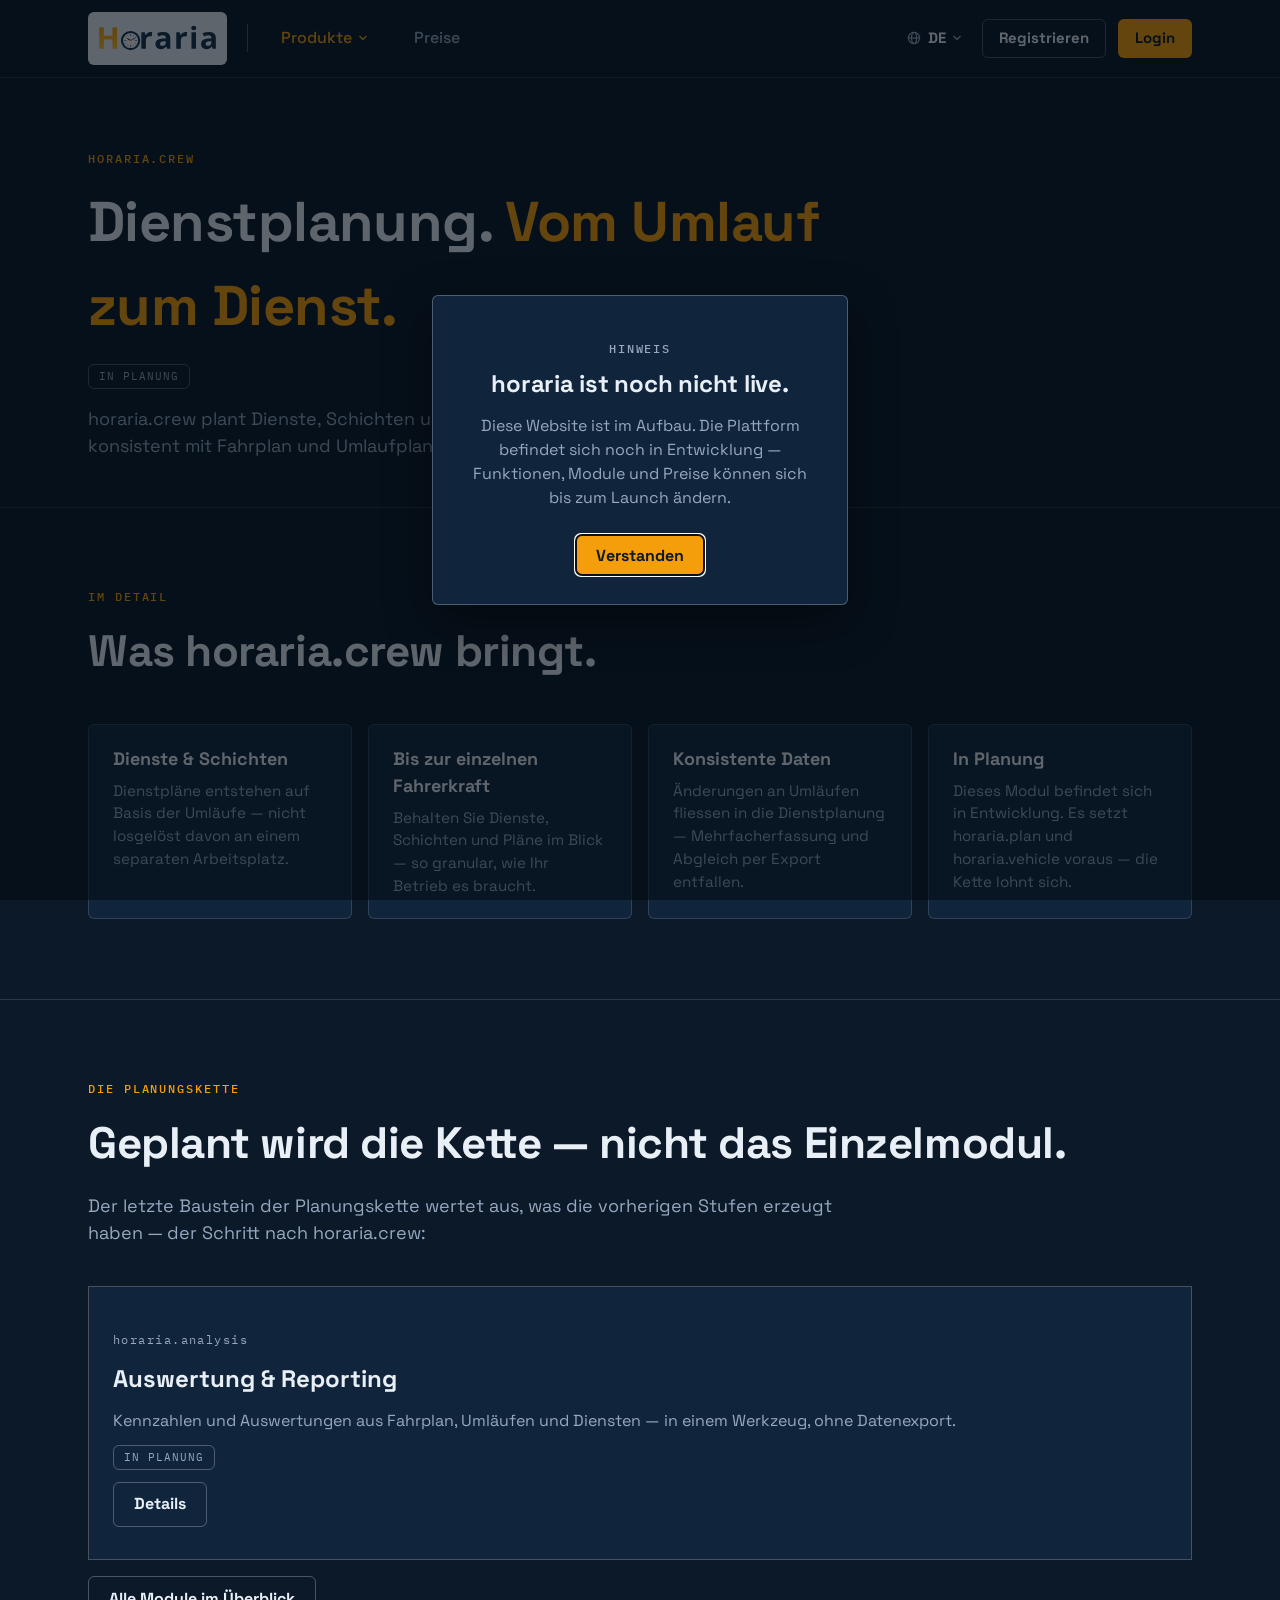
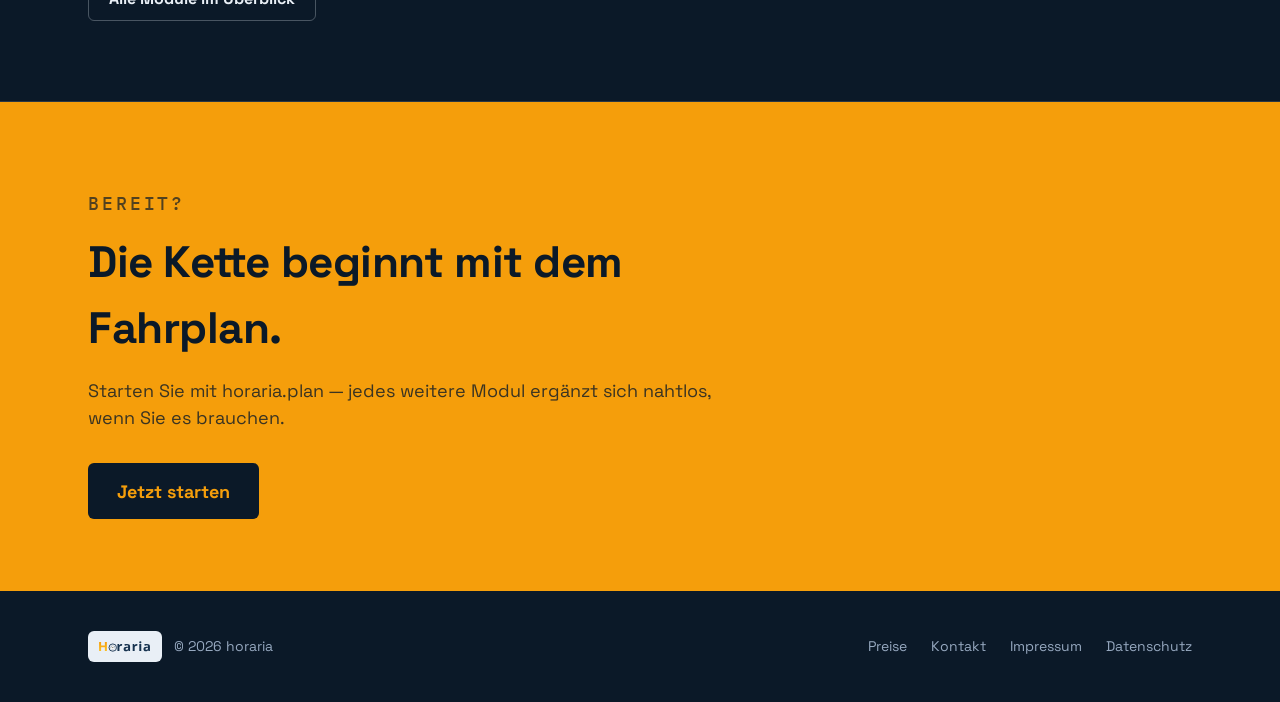
<file: produkte/crew.html>
<!DOCTYPE html>
<html lang="de">
<head>
  <meta charset="utf-8">
  <meta name="viewport" content="width=device-width, initial-scale=1">
  <meta http-equiv="Content-Security-Policy" content="default-src 'self'; script-src 'self'; style-src 'self'; font-src 'self'; img-src 'self' data:; connect-src 'self'; base-uri 'none'; form-action 'none'">
  <meta name="referrer" content="strict-origin-when-cross-origin">

  <title>horaria.crew — Dienstplanung — horaria</title>
  <meta name="description" content="horaria.crew plant Dienste, Schichten und Dienstpläne auf Basis der Umläufe — konsistent mit Fahrplan und Umlaufplanung, bis hinunter zur einzelnen Fahrerkraft. In Planung.">

  <link rel="icon" href="/assets/images/Horaria_AppIcon2.svg" type="image/svg+xml">
  <link rel="stylesheet" href="/css/styles.css">
  <script src="/js/main.js" defer></script>
</head>
<body>
  <dialog class="notice" id="preview-notice" aria-labelledby="notice-title" open>
    <p class="eyebrow">Hinweis</p>
    <h2 id="notice-title">horaria ist noch nicht live.</h2>
    <p>
      Diese Website ist im Aufbau. Die Plattform befindet sich noch in
      Entwicklung — Funktionen, Module und Preise können sich bis zum
      Launch ändern.
    </p>
    <form method="dialog">
      <button class="btn btn-primary" value="dismiss">Verstanden</button>
    </form>
  </dialog>
  <header class="site-header">
    <div class="container header-row">
      <a class="logo" href="/" aria-label="horaria — Startseite">
        <img src="/assets/images/Horaria_Logo.svg" alt="horaria" width="118" height="40">
      </a>
      <span class="header-divider" aria-hidden="true"></span>
      <nav class="header-nav">
        <details class="product-switcher">
          <summary class="product-toggle is-active" aria-haspopup="true">
            Produkte
            <svg class="lang-caret" viewBox="0 0 10 6" width="10" height="6" fill="none" stroke="currentColor" stroke-width="1.4" aria-hidden="true">
              <path d="M1.5 1l3.5 3.5L8.5 1"/>
            </svg>
          </summary>
          <ul class="product-menu">
            <li>
              <a class="product-item" href="/produkte/plan.html">
                <svg class="product-item-icon" viewBox="0 0 24 24" fill="none" stroke="currentColor" stroke-width="1.8" stroke-linecap="round" stroke-linejoin="round" aria-hidden="true" focusable="false">
                  <rect x="3.5" y="5" width="17" height="15.5" rx="2.5"/>
                  <path d="M3.5 9.5h17M8 3v4M16 3v4M7.5 13.5h3M7.5 16.5h6"/>
                </svg>
                <span class="product-item-text">
                  <strong>horaria.plan</strong>
                  <span class="product-item-desc">Fahrplanplanung im Team, in Echtzeit — mit GTFS-Import &amp; Export.</span>
                </span>
              </a>
            </li>
            <li>
              <a class="product-item" href="/produkte/vehicle.html">
                <svg class="product-item-icon" viewBox="0 0 24 24" fill="none" stroke="currentColor" stroke-width="1.8" stroke-linecap="round" stroke-linejoin="round" aria-hidden="true" focusable="false">
                  <rect x="5" y="3.5" width="14" height="13.5" rx="2.5"/>
                  <path d="M5 9h14M12 3.5V9"/>
                  <circle cx="9" cy="17.3" r="1.3"/>
                  <circle cx="15" cy="17.3" r="1.3"/>
                </svg>
                <span class="product-item-text">
                  <strong>horaria.vehicle</strong>
                  <span class="product-item-desc">Fahrten zu effizienten Umläufen zusammenfassen.</span>
                </span>
              </a>
            </li>
            <li>
              <a class="product-item" href="/produkte/crew.html" aria-current="true">
                <svg class="product-item-icon" viewBox="0 0 24 24" fill="none" stroke="currentColor" stroke-width="1.8" stroke-linecap="round" stroke-linejoin="round" aria-hidden="true" focusable="false">
                  <circle cx="9" cy="8" r="3.2"/>
                  <path d="M3.5 19.5c.7-3.3 2.8-5 5.5-5s4.8 1.7 5.5 5"/>
                  <circle cx="16.8" cy="9" r="2.5"/>
                  <path d="M16.5 14.7c2.3.3 4 1.8 4.7 4.3"/>
                </svg>
                <span class="product-item-text">
                  <strong>horaria.crew</strong>
                  <span class="product-item-desc">Dienste und Schichten auf Basis der Umläufe planen.</span>
                </span>
              </a>
            </li>
            <li>
              <a class="product-item" href="/produkte/analysis.html">
                <svg class="product-item-icon" viewBox="0 0 24 24" fill="none" stroke="currentColor" stroke-width="1.8" stroke-linecap="round" stroke-linejoin="round" aria-hidden="true" focusable="false">
                  <path d="M4 4v15.5h16"/>
                  <path d="M8.5 15.5v-4M12.5 15.5V8.5M16.5 15.5V9"/>
                </svg>
                <span class="product-item-text">
                  <strong>horaria.analysis</strong>
                  <span class="product-item-desc">Kennzahlen und Reports über alle Planungsstufen hinweg.</span>
                </span>
              </a>
            </li>
          </ul>
        </details>
        <a class="nav-link" href="/preise.html">Preise</a>
      </nav>
      <div class="header-actions">
        <details class="lang-switcher">
          <summary class="lang-toggle" aria-label="Sprache wählen / Choose language">
            <svg class="lang-icon" viewBox="0 0 16 16" width="14" height="14" fill="none" stroke="currentColor" stroke-width="1.4" aria-hidden="true">
              <circle cx="8" cy="8" r="6.4"/>
              <ellipse cx="8" cy="8" rx="2.9" ry="6.4"/>
              <path d="M1.6 8h12.8"/>
            </svg>
            <span class="lang-current">DE</span>
            <svg class="lang-caret" viewBox="0 0 10 6" width="10" height="6" fill="none" stroke="currentColor" stroke-width="1.4" aria-hidden="true">
              <path d="M1.5 1l3.5 3.5L8.5 1"/>
            </svg>
          </summary>
          <ul class="lang-menu">
            <li><a href="/" hreflang="de" lang="de">Deutsch</a></li>
            <li><a href="/en/" hreflang="en" lang="en">English</a></li>
            <li><span class="lang-soon" title="Französisch — in Vorbereitung" lang="fr">Français</span></li>
          </ul>
        </details>
        <a class="btn btn-outline js-signup-link" href="https://app.horarium.ch">Registrieren</a>
        <a class="btn btn-primary js-login-link" href="https://app.horarium.ch">Login</a>
        <details class="nav-switcher">
          <summary class="nav-toggle" aria-label="Menü / Menu">
            <svg class="icon-open" viewBox="0 0 16 16" width="22" height="22" fill="none" stroke="currentColor" stroke-width="1.6" aria-hidden="true">
              <path d="M1.5 3.5h13M1.5 8h13M1.5 12.5h13"/>
            </svg>
            <svg class="icon-close" viewBox="0 0 16 16" width="22" height="22" fill="none" stroke="currentColor" stroke-width="1.6" aria-hidden="true">
              <path d="M3 3l10 10M13 3L3 13"/>
            </svg>
          </summary>
          <details class="lang-switcher nav-lang-switcher">
            <summary class="lang-toggle" aria-label="Sprache wählen / Choose language">
              <svg class="lang-icon" viewBox="0 0 16 16" width="14" height="14" fill="none" stroke="currentColor" stroke-width="1.4" aria-hidden="true">
                <circle cx="8" cy="8" r="6.4"/>
                <ellipse cx="8" cy="8" rx="2.9" ry="6.4"/>
                <path d="M1.6 8h12.8"/>
              </svg>
              <span class="lang-current">DE</span>
              <svg class="lang-caret" viewBox="0 0 10 6" width="10" height="6" fill="none" stroke="currentColor" stroke-width="1.4" aria-hidden="true">
                <path d="M1.5 1l3.5 3.5L8.5 1"/>
              </svg>
            </summary>
            <ul class="lang-menu">
              <li><a href="/" hreflang="de" lang="de">Deutsch</a></li>
              <li><a href="/en/" hreflang="en" lang="en">English</a></li>
              <li><span class="lang-soon" title="Französisch — in Vorbereitung" lang="fr">Français</span></li>
            </ul>
          </details>
          <ul class="nav-menu">
            <li class="nav-products">
              <details class="product-sub">
                <summary class="product-sub-toggle is-active" aria-haspopup="true">
                  Produkte
                  <svg class="lang-caret" viewBox="0 0 10 6" width="10" height="6" fill="none" stroke="currentColor" stroke-width="1.4" aria-hidden="true">
                    <path d="M1.5 1l3.5 3.5L8.5 1"/>
                  </svg>
                </summary>
                <ul class="product-sub-menu">
                  <li>
                    <a class="product-item" href="/produkte/plan.html">
                      <svg class="product-item-icon" viewBox="0 0 24 24" fill="none" stroke="currentColor" stroke-width="1.8" stroke-linecap="round" stroke-linejoin="round" aria-hidden="true" focusable="false">
                        <rect x="3.5" y="5" width="17" height="15.5" rx="2.5"/>
                        <path d="M3.5 9.5h17M8 3v4M16 3v4M7.5 13.5h3M7.5 16.5h6"/>
                      </svg>
                      <span class="product-item-text">
                        <strong>horaria.plan</strong>
                        <span class="product-item-desc">Fahrplanplanung im Team, in Echtzeit — mit GTFS-Import &amp; Export.</span>
                      </span>
                    </a>
                  </li>
                  <li>
                    <a class="product-item" href="/produkte/vehicle.html">
                      <svg class="product-item-icon" viewBox="0 0 24 24" fill="none" stroke="currentColor" stroke-width="1.8" stroke-linecap="round" stroke-linejoin="round" aria-hidden="true" focusable="false">
                        <rect x="5" y="3.5" width="14" height="13.5" rx="2.5"/>
                        <path d="M5 9h14M12 3.5V9"/>
                        <circle cx="9" cy="17.3" r="1.3"/>
                        <circle cx="15" cy="17.3" r="1.3"/>
                      </svg>
                      <span class="product-item-text">
                        <strong>horaria.vehicle</strong>
                        <span class="product-item-desc">Fahrten zu effizienten Umläufen zusammenfassen.</span>
                      </span>
                    </a>
                  </li>
                  <li>
                    <a class="product-item" href="/produkte/crew.html" aria-current="true">
                      <svg class="product-item-icon" viewBox="0 0 24 24" fill="none" stroke="currentColor" stroke-width="1.8" stroke-linecap="round" stroke-linejoin="round" aria-hidden="true" focusable="false">
                        <circle cx="9" cy="8" r="3.2"/>
                        <path d="M3.5 19.5c.7-3.3 2.8-5 5.5-5s4.8 1.7 5.5 5"/>
                        <circle cx="16.8" cy="9" r="2.5"/>
                        <path d="M16.5 14.7c2.3.3 4 1.8 4.7 4.3"/>
                      </svg>
                      <span class="product-item-text">
                        <strong>horaria.crew</strong>
                        <span class="product-item-desc">Dienste und Schichten auf Basis der Umläufe planen.</span>
                      </span>
                    </a>
                  </li>
                  <li>
                    <a class="product-item" href="/produkte/analysis.html">
                      <svg class="product-item-icon" viewBox="0 0 24 24" fill="none" stroke="currentColor" stroke-width="1.8" stroke-linecap="round" stroke-linejoin="round" aria-hidden="true" focusable="false">
                        <path d="M4 4v15.5h16"/>
                        <path d="M8.5 15.5v-4M12.5 15.5V8.5M16.5 15.5V9"/>
                      </svg>
                      <span class="product-item-text">
                        <strong>horaria.analysis</strong>
                        <span class="product-item-desc">Kennzahlen und Reports über alle Planungsstufen hinweg.</span>
                      </span>
                    </a>
                  </li>
                </ul>
              </details>
            </li>
            <li><a class="nav-link" href="/preise.html">Preise</a></li>
            <li class="nav-lang">
              <details class="lang-sub">
                <summary class="lang-sub-toggle" aria-label="Sprache wählen / Choose language">
                  <svg class="lang-icon" viewBox="0 0 16 16" width="14" height="14" fill="none" stroke="currentColor" stroke-width="1.4" aria-hidden="true">
                    <circle cx="8" cy="8" r="6.4"/>
                    <ellipse cx="8" cy="8" rx="2.9" ry="6.4"/>
                    <path d="M1.6 8h12.8"/>
                  </svg>
                  <span>Sprache: DE</span>
                  <svg class="lang-caret" viewBox="0 0 10 6" width="10" height="6" fill="none" stroke="currentColor" stroke-width="1.4" aria-hidden="true">
                    <path d="M1.5 1l3.5 3.5L8.5 1"/>
                  </svg>
                </summary>
                <ul class="lang-sub-menu">
                  <li><a href="/" hreflang="de" lang="de">Deutsch</a></li>
                  <li><a href="/en/" hreflang="en" lang="en">English</a></li>
                  <li><span class="lang-soon" title="Französisch — in Vorbereitung" lang="fr">Français</span></li>
                </ul>
              </details>
            </li>
            <li class="nav-menu-actions">
              <a class="btn btn-outline js-signup-link" href="https://app.horarium.ch">Registrieren</a>
              <a class="btn btn-primary js-login-link" href="https://app.horarium.ch">Login</a>
            </li>
          </ul>
        </details>
      </div>
    </div>
  </header>

  <main>
    <section class="page-head">
      <div class="container">
        <p class="eyebrow">horaria.crew</p>
        <h1>Dienstplanung. <span class="accent">Vom Umlauf zum Dienst.</span></h1>
        <p class="badge">In Planung</p>
        <p class="section-intro">
          horaria.crew plant Dienste, Schichten und Dienstpläne auf Basis der
          Umläufe — konsistent mit Fahrplan und Umlaufplanung, bis hinunter
          zur einzelnen Fahrerkraft.
        </p>
      </div>
    </section>

    <section class="section">
      <div class="container">
        <p class="eyebrow">Im Detail</p>
        <h2>Was horaria.crew bringt.</h2>
        <ul class="feature-list">
          <li>
            <h3>Dienste &amp; Schichten</h3>
            <p>Dienstpläne entstehen auf Basis der Umläufe — nicht losgelöst davon an einem separaten Arbeitsplatz.</p>
          </li>
          <li>
            <h3>Bis zur einzelnen Fahrerkraft</h3>
            <p>Behalten Sie Dienste, Schichten und Pläne im Blick — so granular, wie Ihr Betrieb es braucht.</p>
          </li>
          <li>
            <h3>Konsistente Daten</h3>
            <p>Änderungen an Umläufen fliessen in die Dienstplanung — Mehrfacherfassung und Abgleich per Export entfallen.</p>
          </li>
          <li>
            <h3>In Planung</h3>
            <p>Dieses Modul befindet sich in Entwicklung. Es setzt horaria.plan und horaria.vehicle voraus — die Kette lohnt sich.</p>
          </li>
        </ul>
      </div>
    </section>

    <section class="section">
      <div class="container">
        <p class="eyebrow">Die Planungskette</p>
        <h2>Geplant wird die Kette — nicht das Einzelmodul.</h2>
        <p class="section-intro">
          Der letzte Baustein der Planungskette wertet aus, was die vorherigen
          Stufen erzeugt haben — der Schritt nach horaria.crew:
        </p>
        <div class="card-grid">
          <article class="card">
            <p class="card-index">horaria.analysis</p>
            <h3>Auswertung &amp; Reporting</h3>
            <p>
              Kennzahlen und Auswertungen aus Fahrplan, Umläufen und Diensten —
              in einem Werkzeug, ohne Datenexport.
            </p>
            <p class="badge">In Planung</p>
            <p><a class="btn btn-outline" href="/produkte/analysis.html">Details</a></p>
          </article>
        </div>
        <p class="section-intro">
          <a class="btn btn-outline" href="/#features">Alle Module im Überblick</a>
        </p>
      </div>
    </section>

    <section class="cta-band">
      <div class="container">
        <p class="eyebrow">Bereit?</p>
        <h2>Die Kette beginnt mit dem Fahrplan.</h2>
        <p>Starten Sie mit horaria.plan — jedes weitere Modul ergänzt sich nahtlos, wenn Sie es brauchen.</p>
        <a class="btn btn-primary btn-lg js-login-link" href="https://app.horarium.ch">Jetzt starten</a>
      </div>
    </section>
  </main>

  <footer class="site-footer">
    <div class="container footer-row">
      <p class="footer-brand">
        <a class="logo" href="/" aria-label="horaria — Startseite">
          <img src="/assets/images/Horaria_Logo.svg" alt="horaria">
        </a>
        <span>&copy; <span id="current-year">2026</span> horaria</span>
      </p>
      <nav class="footer-nav">
        <a href="/preise.html">Preise</a>
        <a href="mailto:contact@horaria.ch">Kontakt</a>
        <a href="/impressum.html">Impressum</a>
        <a href="/datenschutz.html">Datenschutz</a>
      </nav>
    </div>
  </footer>
</body>
</html>
</file>
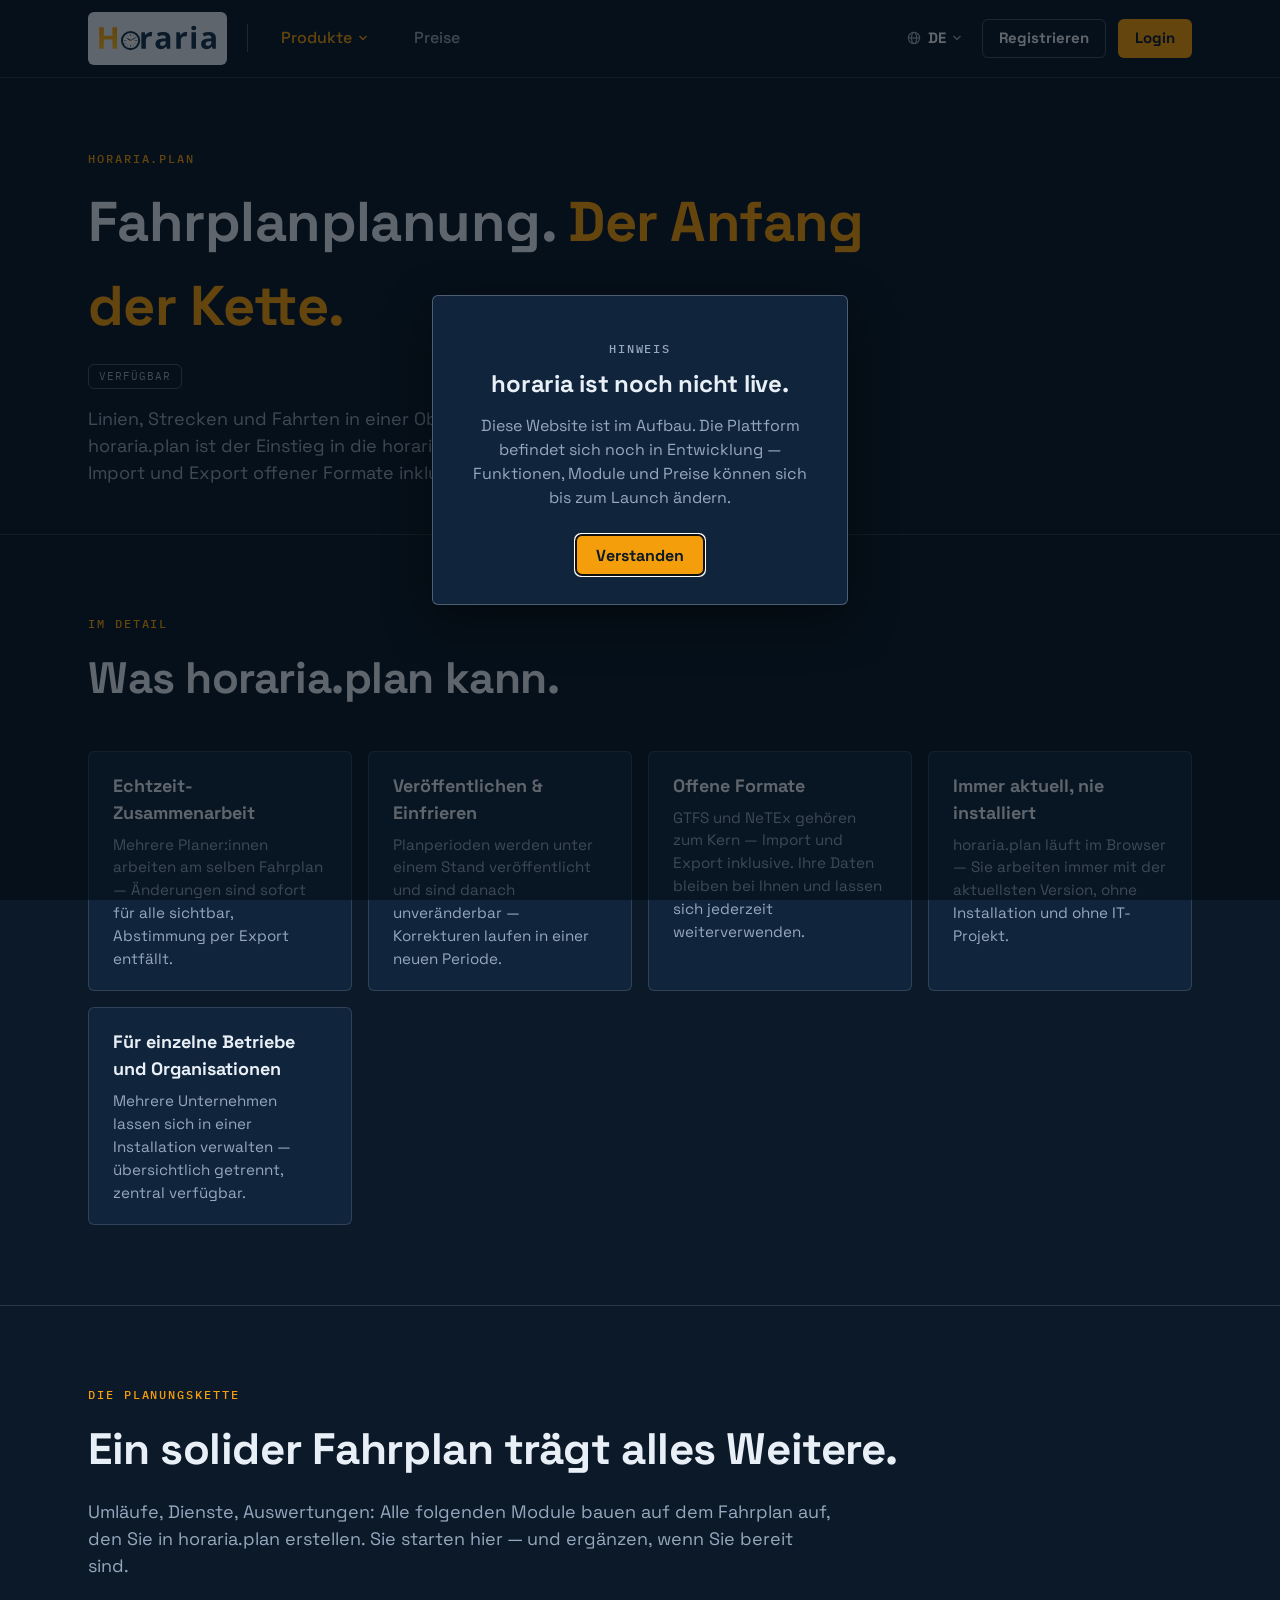
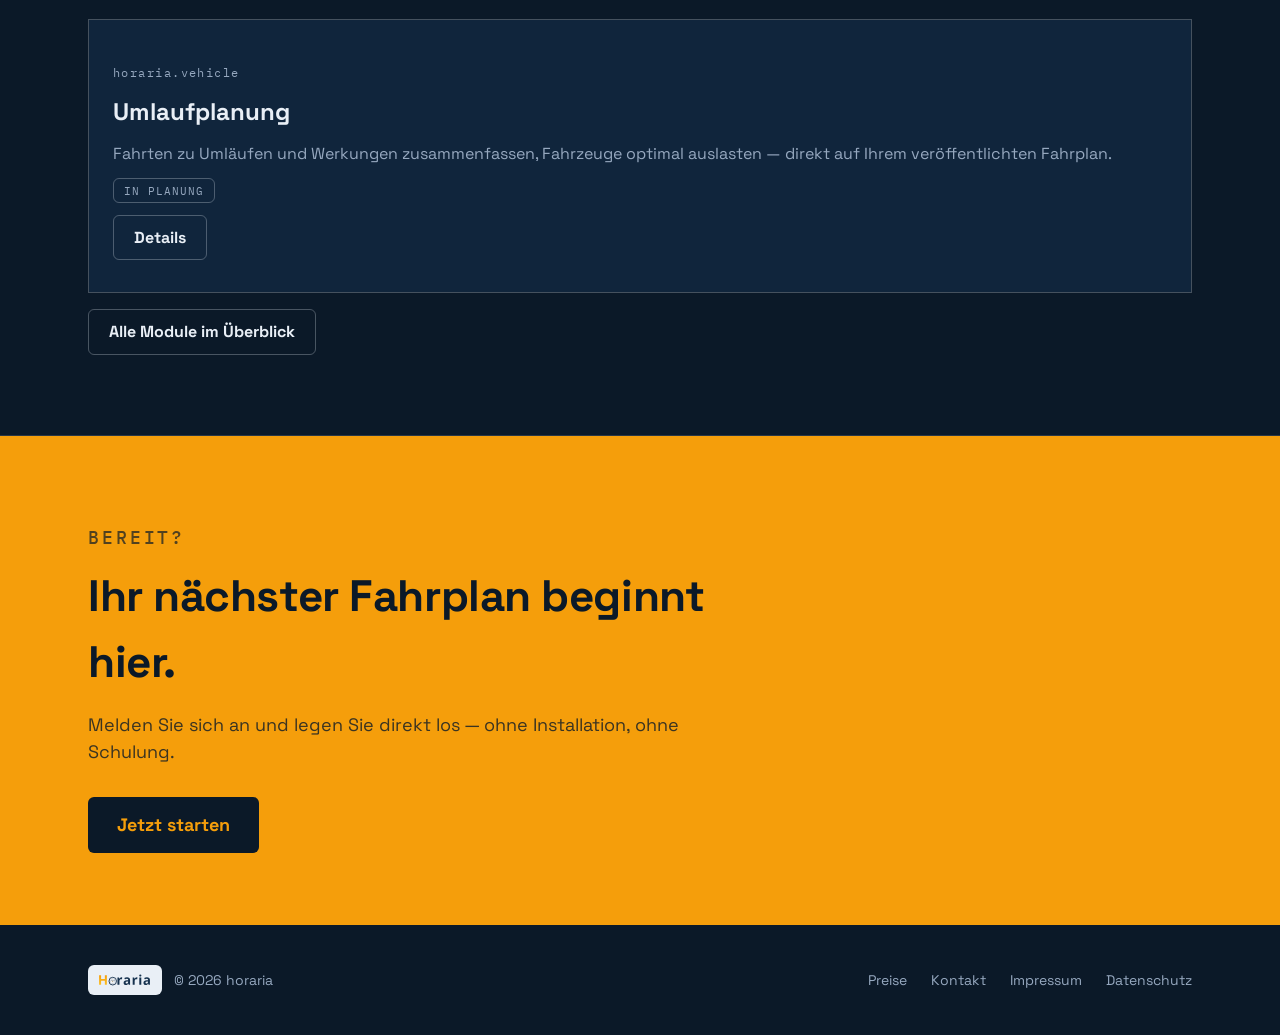
<file: produkte/plan.html>
<!DOCTYPE html>
<html lang="de">
<head>
  <meta charset="utf-8">
  <meta name="viewport" content="width=device-width, initial-scale=1">
  <meta http-equiv="Content-Security-Policy" content="default-src 'self'; script-src 'self'; style-src 'self'; font-src 'self'; img-src 'self' data:; connect-src 'self'; base-uri 'none'; form-action 'none'">
  <meta name="referrer" content="strict-origin-when-cross-origin">

  <title>horaria.plan — Fahrplanplanung — horaria</title>
  <meta name="description" content="horaria.plan ist die Fahrplanplanung für öffentlichen Verkehr: Linien, Strecken und Fahrten im Team und in Echtzeit planen, Planperioden veröffentlichen und einfrieren, GTFS und NeTEx importieren und exportieren. Im Browser, ohne Installation.">

  <link rel="icon" href="/assets/images/Horaria_AppIcon2.svg" type="image/svg+xml">
  <link rel="stylesheet" href="/css/styles.css">
  <script src="/js/main.js" defer></script>
</head>
<body>
  <dialog class="notice" id="preview-notice" aria-labelledby="notice-title" open>
    <p class="eyebrow">Hinweis</p>
    <h2 id="notice-title">horaria ist noch nicht live.</h2>
    <p>
      Diese Website ist im Aufbau. Die Plattform befindet sich noch in
      Entwicklung — Funktionen, Module und Preise können sich bis zum
      Launch ändern.
    </p>
    <form method="dialog">
      <button class="btn btn-primary" value="dismiss">Verstanden</button>
    </form>
  </dialog>
  <header class="site-header">
    <div class="container header-row">
      <a class="logo" href="/" aria-label="horaria — Startseite">
        <img src="/assets/images/Horaria_Logo.svg" alt="horaria" width="118" height="40">
      </a>
      <span class="header-divider" aria-hidden="true"></span>
      <nav class="header-nav">
        <details class="product-switcher">
          <summary class="product-toggle is-active" aria-haspopup="true">
            Produkte
            <svg class="lang-caret" viewBox="0 0 10 6" width="10" height="6" fill="none" stroke="currentColor" stroke-width="1.4" aria-hidden="true">
              <path d="M1.5 1l3.5 3.5L8.5 1"/>
            </svg>
          </summary>
          <ul class="product-menu">
            <li>
              <a class="product-item" href="/produkte/plan.html" aria-current="true">
                <svg class="product-item-icon" viewBox="0 0 24 24" fill="none" stroke="currentColor" stroke-width="1.8" stroke-linecap="round" stroke-linejoin="round" aria-hidden="true" focusable="false">
                  <rect x="3.5" y="5" width="17" height="15.5" rx="2.5"/>
                  <path d="M3.5 9.5h17M8 3v4M16 3v4M7.5 13.5h3M7.5 16.5h6"/>
                </svg>
                <span class="product-item-text">
                  <strong>horaria.plan</strong>
                  <span class="product-item-desc">Fahrplanplanung im Team, in Echtzeit — mit GTFS-Import &amp; Export.</span>
                </span>
              </a>
            </li>
            <li>
              <a class="product-item" href="/produkte/vehicle.html">
                <svg class="product-item-icon" viewBox="0 0 24 24" fill="none" stroke="currentColor" stroke-width="1.8" stroke-linecap="round" stroke-linejoin="round" aria-hidden="true" focusable="false">
                  <rect x="5" y="3.5" width="14" height="13.5" rx="2.5"/>
                  <path d="M5 9h14M12 3.5V9"/>
                  <circle cx="9" cy="17.3" r="1.3"/>
                  <circle cx="15" cy="17.3" r="1.3"/>
                </svg>
                <span class="product-item-text">
                  <strong>horaria.vehicle</strong>
                  <span class="product-item-desc">Fahrten zu effizienten Umläufen zusammenfassen.</span>
                </span>
              </a>
            </li>
            <li>
              <a class="product-item" href="/produkte/crew.html">
                <svg class="product-item-icon" viewBox="0 0 24 24" fill="none" stroke="currentColor" stroke-width="1.8" stroke-linecap="round" stroke-linejoin="round" aria-hidden="true" focusable="false">
                  <circle cx="9" cy="8" r="3.2"/>
                  <path d="M3.5 19.5c.7-3.3 2.8-5 5.5-5s4.8 1.7 5.5 5"/>
                  <circle cx="16.8" cy="9" r="2.5"/>
                  <path d="M16.5 14.7c2.3.3 4 1.8 4.7 4.3"/>
                </svg>
                <span class="product-item-text">
                  <strong>horaria.crew</strong>
                  <span class="product-item-desc">Dienste und Schichten auf Basis der Umläufe planen.</span>
                </span>
              </a>
            </li>
            <li>
              <a class="product-item" href="/produkte/analysis.html">
                <svg class="product-item-icon" viewBox="0 0 24 24" fill="none" stroke="currentColor" stroke-width="1.8" stroke-linecap="round" stroke-linejoin="round" aria-hidden="true" focusable="false">
                  <path d="M4 4v15.5h16"/>
                  <path d="M8.5 15.5v-4M12.5 15.5V8.5M16.5 15.5V9"/>
                </svg>
                <span class="product-item-text">
                  <strong>horaria.analysis</strong>
                  <span class="product-item-desc">Kennzahlen und Reports über alle Planungsstufen hinweg.</span>
                </span>
              </a>
            </li>
          </ul>
        </details>
        <a class="nav-link" href="/preise.html">Preise</a>
      </nav>
      <div class="header-actions">
        <details class="lang-switcher">
          <summary class="lang-toggle" aria-label="Sprache wählen / Choose language">
            <svg class="lang-icon" viewBox="0 0 16 16" width="14" height="14" fill="none" stroke="currentColor" stroke-width="1.4" aria-hidden="true">
              <circle cx="8" cy="8" r="6.4"/>
              <ellipse cx="8" cy="8" rx="2.9" ry="6.4"/>
              <path d="M1.6 8h12.8"/>
            </svg>
            <span class="lang-current">DE</span>
            <svg class="lang-caret" viewBox="0 0 10 6" width="10" height="6" fill="none" stroke="currentColor" stroke-width="1.4" aria-hidden="true">
              <path d="M1.5 1l3.5 3.5L8.5 1"/>
            </svg>
          </summary>
          <ul class="lang-menu">
            <li><a href="/" hreflang="de" lang="de">Deutsch</a></li>
            <li><a href="/en/" hreflang="en" lang="en">English</a></li>
            <li><span class="lang-soon" title="Französisch — in Vorbereitung" lang="fr">Français</span></li>
          </ul>
        </details>
        <a class="btn btn-outline js-signup-link" href="https://app.horarium.ch">Registrieren</a>
        <a class="btn btn-primary js-login-link" href="https://app.horarium.ch">Login</a>
        <details class="nav-switcher">
          <summary class="nav-toggle" aria-label="Menü / Menu">
            <svg class="icon-open" viewBox="0 0 16 16" width="22" height="22" fill="none" stroke="currentColor" stroke-width="1.6" aria-hidden="true">
              <path d="M1.5 3.5h13M1.5 8h13M1.5 12.5h13"/>
            </svg>
            <svg class="icon-close" viewBox="0 0 16 16" width="22" height="22" fill="none" stroke="currentColor" stroke-width="1.6" aria-hidden="true">
              <path d="M3 3l10 10M13 3L3 13"/>
            </svg>
          </summary>
          <details class="lang-switcher nav-lang-switcher">
            <summary class="lang-toggle" aria-label="Sprache wählen / Choose language">
              <svg class="lang-icon" viewBox="0 0 16 16" width="14" height="14" fill="none" stroke="currentColor" stroke-width="1.4" aria-hidden="true">
                <circle cx="8" cy="8" r="6.4"/>
                <ellipse cx="8" cy="8" rx="2.9" ry="6.4"/>
                <path d="M1.6 8h12.8"/>
              </svg>
              <span class="lang-current">DE</span>
              <svg class="lang-caret" viewBox="0 0 10 6" width="10" height="6" fill="none" stroke="currentColor" stroke-width="1.4" aria-hidden="true">
                <path d="M1.5 1l3.5 3.5L8.5 1"/>
              </svg>
            </summary>
            <ul class="lang-menu">
              <li><a href="/" hreflang="de" lang="de">Deutsch</a></li>
              <li><a href="/en/" hreflang="en" lang="en">English</a></li>
              <li><span class="lang-soon" title="Französisch — in Vorbereitung" lang="fr">Français</span></li>
            </ul>
          </details>
          <ul class="nav-menu">
            <li class="nav-products">
              <details class="product-sub">
                <summary class="product-sub-toggle is-active" aria-haspopup="true">
                  Produkte
                  <svg class="lang-caret" viewBox="0 0 10 6" width="10" height="6" fill="none" stroke="currentColor" stroke-width="1.4" aria-hidden="true">
                    <path d="M1.5 1l3.5 3.5L8.5 1"/>
                  </svg>
                </summary>
                <ul class="product-sub-menu">
                  <li>
                    <a class="product-item" href="/produkte/plan.html" aria-current="true">
                      <svg class="product-item-icon" viewBox="0 0 24 24" fill="none" stroke="currentColor" stroke-width="1.8" stroke-linecap="round" stroke-linejoin="round" aria-hidden="true" focusable="false">
                        <rect x="3.5" y="5" width="17" height="15.5" rx="2.5"/>
                        <path d="M3.5 9.5h17M8 3v4M16 3v4M7.5 13.5h3M7.5 16.5h6"/>
                      </svg>
                      <span class="product-item-text">
                        <strong>horaria.plan</strong>
                        <span class="product-item-desc">Fahrplanplanung im Team, in Echtzeit — mit GTFS-Import &amp; Export.</span>
                      </span>
                    </a>
                  </li>
                  <li>
                    <a class="product-item" href="/produkte/vehicle.html">
                      <svg class="product-item-icon" viewBox="0 0 24 24" fill="none" stroke="currentColor" stroke-width="1.8" stroke-linecap="round" stroke-linejoin="round" aria-hidden="true" focusable="false">
                        <rect x="5" y="3.5" width="14" height="13.5" rx="2.5"/>
                        <path d="M5 9h14M12 3.5V9"/>
                        <circle cx="9" cy="17.3" r="1.3"/>
                        <circle cx="15" cy="17.3" r="1.3"/>
                      </svg>
                      <span class="product-item-text">
                        <strong>horaria.vehicle</strong>
                        <span class="product-item-desc">Fahrten zu effizienten Umläufen zusammenfassen.</span>
                      </span>
                    </a>
                  </li>
                  <li>
                    <a class="product-item" href="/produkte/crew.html">
                      <svg class="product-item-icon" viewBox="0 0 24 24" fill="none" stroke="currentColor" stroke-width="1.8" stroke-linecap="round" stroke-linejoin="round" aria-hidden="true" focusable="false">
                        <circle cx="9" cy="8" r="3.2"/>
                        <path d="M3.5 19.5c.7-3.3 2.8-5 5.5-5s4.8 1.7 5.5 5"/>
                        <circle cx="16.8" cy="9" r="2.5"/>
                        <path d="M16.5 14.7c2.3.3 4 1.8 4.7 4.3"/>
                      </svg>
                      <span class="product-item-text">
                        <strong>horaria.crew</strong>
                        <span class="product-item-desc">Dienste und Schichten auf Basis der Umläufe planen.</span>
                      </span>
                    </a>
                  </li>
                  <li>
                    <a class="product-item" href="/produkte/analysis.html">
                      <svg class="product-item-icon" viewBox="0 0 24 24" fill="none" stroke="currentColor" stroke-width="1.8" stroke-linecap="round" stroke-linejoin="round" aria-hidden="true" focusable="false">
                        <path d="M4 4v15.5h16"/>
                        <path d="M8.5 15.5v-4M12.5 15.5V8.5M16.5 15.5V9"/>
                      </svg>
                      <span class="product-item-text">
                        <strong>horaria.analysis</strong>
                        <span class="product-item-desc">Kennzahlen und Reports über alle Planungsstufen hinweg.</span>
                      </span>
                    </a>
                  </li>
                </ul>
              </details>
            </li>
            <li><a class="nav-link" href="/preise.html">Preise</a></li>
            <li class="nav-lang">
              <details class="lang-sub">
                <summary class="lang-sub-toggle" aria-label="Sprache wählen / Choose language">
                  <svg class="lang-icon" viewBox="0 0 16 16" width="14" height="14" fill="none" stroke="currentColor" stroke-width="1.4" aria-hidden="true">
                    <circle cx="8" cy="8" r="6.4"/>
                    <ellipse cx="8" cy="8" rx="2.9" ry="6.4"/>
                    <path d="M1.6 8h12.8"/>
                  </svg>
                  <span>Sprache: DE</span>
                  <svg class="lang-caret" viewBox="0 0 10 6" width="10" height="6" fill="none" stroke="currentColor" stroke-width="1.4" aria-hidden="true">
                    <path d="M1.5 1l3.5 3.5L8.5 1"/>
                  </svg>
                </summary>
                <ul class="lang-sub-menu">
                  <li><a href="/" hreflang="de" lang="de">Deutsch</a></li>
                  <li><a href="/en/" hreflang="en" lang="en">English</a></li>
                  <li><span class="lang-soon" title="Französisch — in Vorbereitung" lang="fr">Français</span></li>
                </ul>
              </details>
            </li>
            <li class="nav-menu-actions">
              <a class="btn btn-outline js-signup-link" href="https://app.horarium.ch">Registrieren</a>
              <a class="btn btn-primary js-login-link" href="https://app.horarium.ch">Login</a>
            </li>
          </ul>
        </details>
      </div>
    </div>
  </header>

  <main>
    <section class="page-head">
      <div class="container">
        <p class="eyebrow">horaria.plan</p>
        <h1>Fahrplanplanung. <span class="accent">Der Anfang der Kette.</span></h1>
        <p class="badge">Verfügbar</p>
        <p class="section-intro">
          Linien, Strecken und Fahrten in einer Oberfläche, die sich von
          selbst erklärt: horaria.plan ist der Einstieg in die horaria-Welt —
          gemeinsam im Team, in Echtzeit, mit Import und Export offener
          Formate inklusive GTFS. Im Browser, ohne Installation.
        </p>
      </div>
    </section>

    <section class="section">
      <div class="container">
        <p class="eyebrow">Im Detail</p>
        <h2>Was horaria.plan kann.</h2>
        <ul class="feature-list">
          <li>
            <h3>Echtzeit-Zusammenarbeit</h3>
            <p>Mehrere Planer:innen arbeiten am selben Fahrplan — Änderungen sind sofort für alle sichtbar, Abstimmung per Export entfällt.</p>
          </li>
          <li>
            <h3>Veröffentlichen &amp; Einfrieren</h3>
            <p>Planperioden werden unter einem Stand veröffentlicht und sind danach unveränderbar — Korrekturen laufen in einer neuen Periode.</p>
          </li>
          <li>
            <h3>Offene Formate</h3>
            <p>GTFS und NeTEx gehören zum Kern — Import und Export inklusive. Ihre Daten bleiben bei Ihnen und lassen sich jederzeit weiterverwenden.</p>
          </li>
          <li>
            <h3>Immer aktuell, nie installiert</h3>
            <p>horaria.plan läuft im Browser — Sie arbeiten immer mit der aktuellsten Version, ohne Installation und ohne IT-Projekt.</p>
          </li>
          <li>
            <h3>Für einzelne Betriebe und Organisationen</h3>
            <p>Mehrere Unternehmen lassen sich in einer Installation verwalten — übersichtlich getrennt, zentral verfügbar.</p>
          </li>
        </ul>
      </div>
    </section>

    <section class="section">
      <div class="container">
        <p class="eyebrow">Die Planungskette</p>
        <h2>Ein solider Fahrplan trägt alles Weitere.</h2>
        <p class="section-intro">
          Umläufe, Dienste, Auswertungen: Alle folgenden Module bauen auf dem
          Fahrplan auf, den Sie in horaria.plan erstellen. Sie starten hier —
          und ergänzen, wenn Sie bereit sind.
        </p>
        <div class="card-grid">
          <article class="card">
            <p class="card-index">horaria.vehicle</p>
            <h3>Umlaufplanung</h3>
            <p>
              Fahrten zu Umläufen und Werkungen zusammenfassen, Fahrzeuge
              optimal auslasten — direkt auf Ihrem veröffentlichten Fahrplan.
            </p>
            <p class="badge">In Planung</p>
            <p><a class="btn btn-outline" href="/produkte/vehicle.html">Details</a></p>
          </article>
        </div>
        <p class="section-intro">
          <a class="btn btn-outline" href="/#features">Alle Module im Überblick</a>
        </p>
      </div>
    </section>

    <section class="cta-band">
      <div class="container">
        <p class="eyebrow">Bereit?</p>
        <h2>Ihr nächster Fahrplan beginnt hier.</h2>
        <p>Melden Sie sich an und legen Sie direkt los — ohne Installation, ohne Schulung.</p>
        <a class="btn btn-primary btn-lg js-login-link" href="https://app.horarium.ch">Jetzt starten</a>
      </div>
    </section>
  </main>

  <footer class="site-footer">
    <div class="container footer-row">
      <p class="footer-brand">
        <a class="logo" href="/" aria-label="horaria — Startseite">
          <img src="/assets/images/Horaria_Logo.svg" alt="horaria">
        </a>
        <span>&copy; <span id="current-year">2026</span> horaria</span>
      </p>
      <nav class="footer-nav">
        <a href="/preise.html">Preise</a>
        <a href="mailto:contact@horaria.ch">Kontakt</a>
        <a href="/impressum.html">Impressum</a>
        <a href="/datenschutz.html">Datenschutz</a>
      </nav>
    </div>
  </footer>
</body>
</html>
</file>
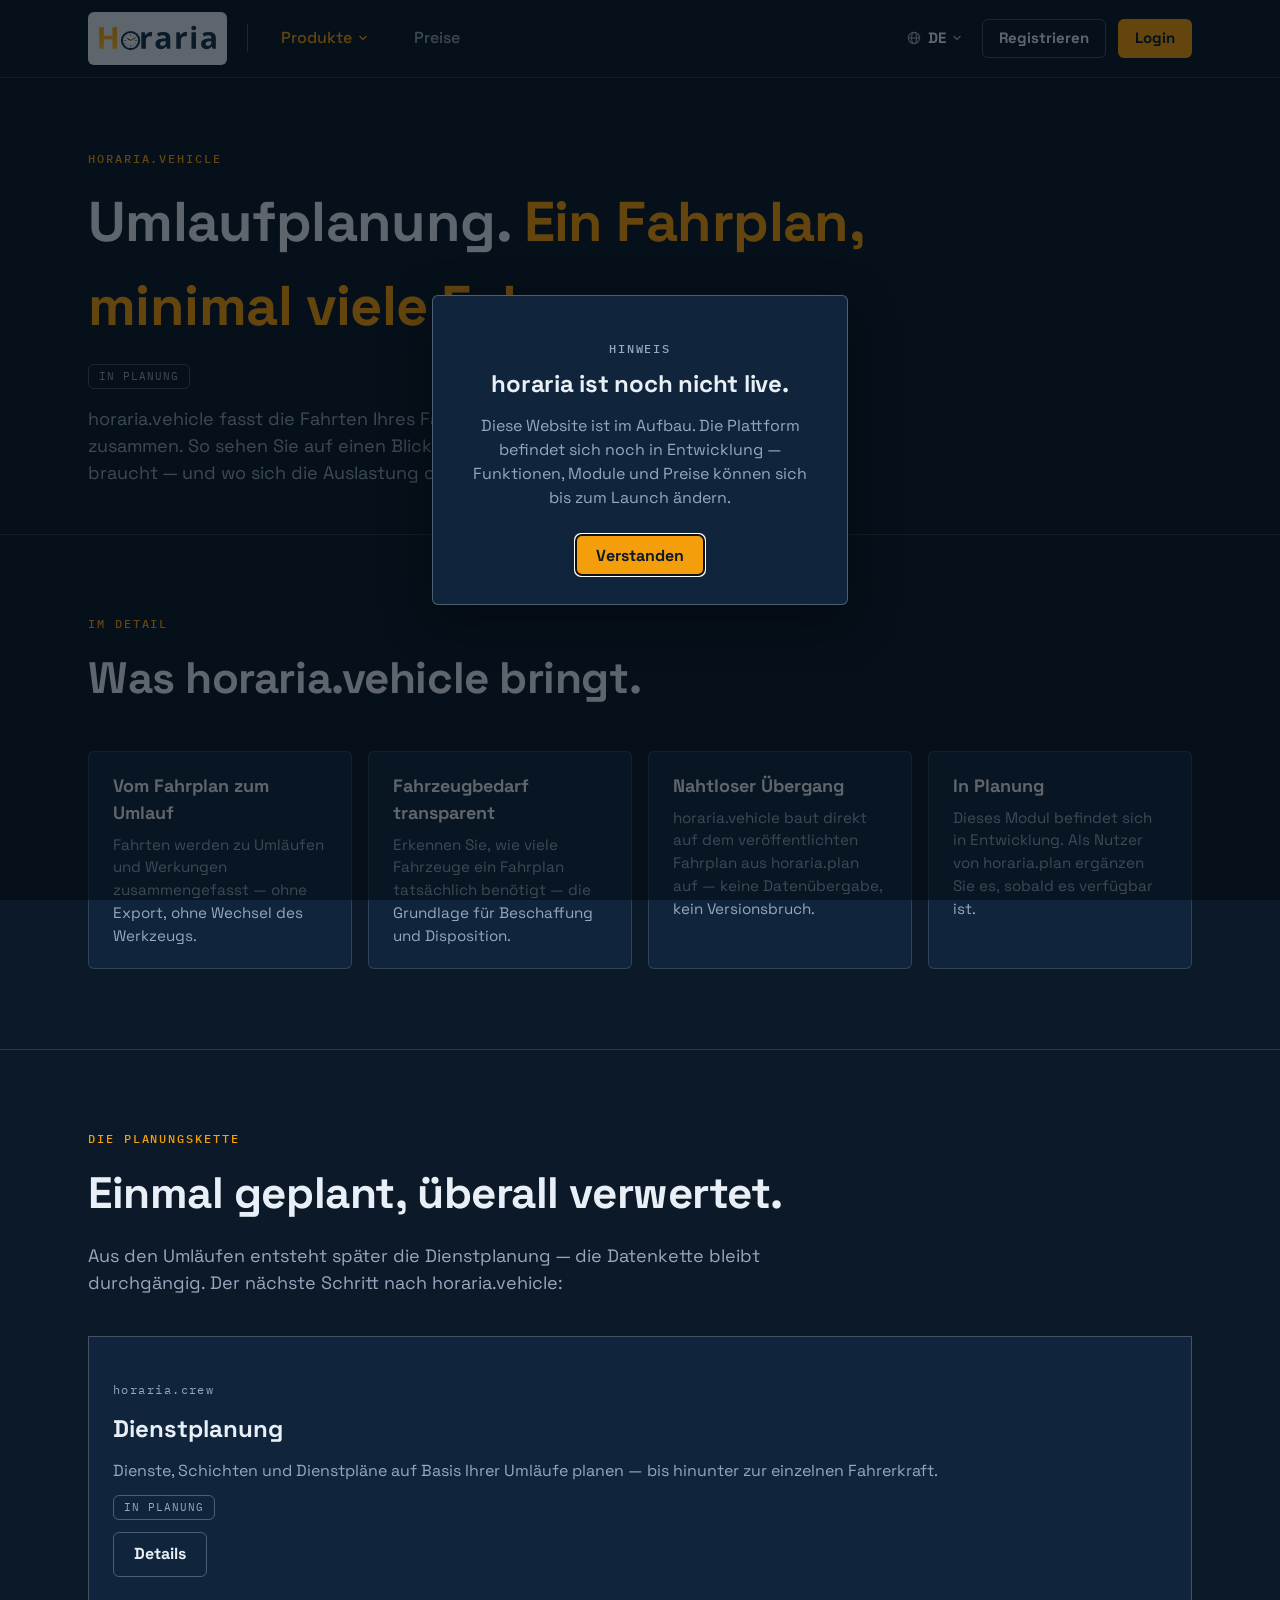
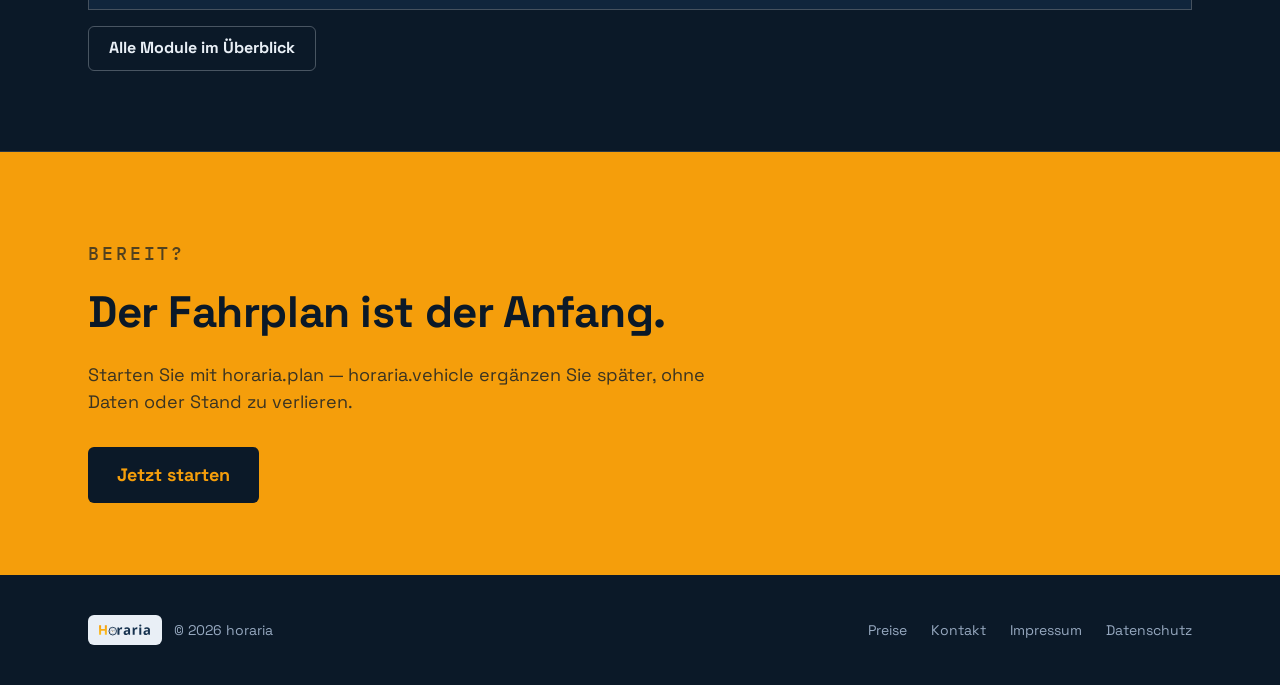
<file: produkte/vehicle.html>
<!DOCTYPE html>
<html lang="de">
<head>
  <meta charset="utf-8">
  <meta name="viewport" content="width=device-width, initial-scale=1">
  <meta http-equiv="Content-Security-Policy" content="default-src 'self'; script-src 'self'; style-src 'self'; font-src 'self'; img-src 'self' data:; connect-src 'self'; base-uri 'none'; form-action 'none'">
  <meta name="referrer" content="strict-origin-when-cross-origin">

  <title>horaria.vehicle — Umlaufplanung — horaria</title>
  <meta name="description" content="horaria.vehicle fasst die Fahrten eines Fahrplans zu Umläufen und Werkungen zusammen: Fahrzeuge optimal auslasten und den Fahrzeugbedarf transparent machen. In Planung — baut nahtlos auf horaria.plan auf.">

  <link rel="icon" href="/assets/images/Horaria_AppIcon2.svg" type="image/svg+xml">
  <link rel="stylesheet" href="/css/styles.css">
  <script src="/js/main.js" defer></script>
</head>
<body>
  <dialog class="notice" id="preview-notice" aria-labelledby="notice-title" open>
    <p class="eyebrow">Hinweis</p>
    <h2 id="notice-title">horaria ist noch nicht live.</h2>
    <p>
      Diese Website ist im Aufbau. Die Plattform befindet sich noch in
      Entwicklung — Funktionen, Module und Preise können sich bis zum
      Launch ändern.
    </p>
    <form method="dialog">
      <button class="btn btn-primary" value="dismiss">Verstanden</button>
    </form>
  </dialog>
  <header class="site-header">
    <div class="container header-row">
      <a class="logo" href="/" aria-label="horaria — Startseite">
        <img src="/assets/images/Horaria_Logo.svg" alt="horaria" width="118" height="40">
      </a>
      <span class="header-divider" aria-hidden="true"></span>
      <nav class="header-nav">
        <details class="product-switcher">
          <summary class="product-toggle is-active" aria-haspopup="true">
            Produkte
            <svg class="lang-caret" viewBox="0 0 10 6" width="10" height="6" fill="none" stroke="currentColor" stroke-width="1.4" aria-hidden="true">
              <path d="M1.5 1l3.5 3.5L8.5 1"/>
            </svg>
          </summary>
          <ul class="product-menu">
            <li>
              <a class="product-item" href="/produkte/plan.html">
                <svg class="product-item-icon" viewBox="0 0 24 24" fill="none" stroke="currentColor" stroke-width="1.8" stroke-linecap="round" stroke-linejoin="round" aria-hidden="true" focusable="false">
                  <rect x="3.5" y="5" width="17" height="15.5" rx="2.5"/>
                  <path d="M3.5 9.5h17M8 3v4M16 3v4M7.5 13.5h3M7.5 16.5h6"/>
                </svg>
                <span class="product-item-text">
                  <strong>horaria.plan</strong>
                  <span class="product-item-desc">Fahrplanplanung im Team, in Echtzeit — mit GTFS-Import &amp; Export.</span>
                </span>
              </a>
            </li>
            <li>
              <a class="product-item" href="/produkte/vehicle.html" aria-current="true">
                <svg class="product-item-icon" viewBox="0 0 24 24" fill="none" stroke="currentColor" stroke-width="1.8" stroke-linecap="round" stroke-linejoin="round" aria-hidden="true" focusable="false">
                  <rect x="5" y="3.5" width="14" height="13.5" rx="2.5"/>
                  <path d="M5 9h14M12 3.5V9"/>
                  <circle cx="9" cy="17.3" r="1.3"/>
                  <circle cx="15" cy="17.3" r="1.3"/>
                </svg>
                <span class="product-item-text">
                  <strong>horaria.vehicle</strong>
                  <span class="product-item-desc">Fahrten zu effizienten Umläufen zusammenfassen.</span>
                </span>
              </a>
            </li>
            <li>
              <a class="product-item" href="/produkte/crew.html">
                <svg class="product-item-icon" viewBox="0 0 24 24" fill="none" stroke="currentColor" stroke-width="1.8" stroke-linecap="round" stroke-linejoin="round" aria-hidden="true" focusable="false">
                  <circle cx="9" cy="8" r="3.2"/>
                  <path d="M3.5 19.5c.7-3.3 2.8-5 5.5-5s4.8 1.7 5.5 5"/>
                  <circle cx="16.8" cy="9" r="2.5"/>
                  <path d="M16.5 14.7c2.3.3 4 1.8 4.7 4.3"/>
                </svg>
                <span class="product-item-text">
                  <strong>horaria.crew</strong>
                  <span class="product-item-desc">Dienste und Schichten auf Basis der Umläufe planen.</span>
                </span>
              </a>
            </li>
            <li>
              <a class="product-item" href="/produkte/analysis.html">
                <svg class="product-item-icon" viewBox="0 0 24 24" fill="none" stroke="currentColor" stroke-width="1.8" stroke-linecap="round" stroke-linejoin="round" aria-hidden="true" focusable="false">
                  <path d="M4 4v15.5h16"/>
                  <path d="M8.5 15.5v-4M12.5 15.5V8.5M16.5 15.5V9"/>
                </svg>
                <span class="product-item-text">
                  <strong>horaria.analysis</strong>
                  <span class="product-item-desc">Kennzahlen und Reports über alle Planungsstufen hinweg.</span>
                </span>
              </a>
            </li>
          </ul>
        </details>
        <a class="nav-link" href="/preise.html">Preise</a>
      </nav>
      <div class="header-actions">
        <details class="lang-switcher">
          <summary class="lang-toggle" aria-label="Sprache wählen / Choose language">
            <svg class="lang-icon" viewBox="0 0 16 16" width="14" height="14" fill="none" stroke="currentColor" stroke-width="1.4" aria-hidden="true">
              <circle cx="8" cy="8" r="6.4"/>
              <ellipse cx="8" cy="8" rx="2.9" ry="6.4"/>
              <path d="M1.6 8h12.8"/>
            </svg>
            <span class="lang-current">DE</span>
            <svg class="lang-caret" viewBox="0 0 10 6" width="10" height="6" fill="none" stroke="currentColor" stroke-width="1.4" aria-hidden="true">
              <path d="M1.5 1l3.5 3.5L8.5 1"/>
            </svg>
          </summary>
          <ul class="lang-menu">
            <li><a href="/" hreflang="de" lang="de">Deutsch</a></li>
            <li><a href="/en/" hreflang="en" lang="en">English</a></li>
            <li><span class="lang-soon" title="Französisch — in Vorbereitung" lang="fr">Français</span></li>
          </ul>
        </details>
        <a class="btn btn-outline js-signup-link" href="https://app.horarium.ch">Registrieren</a>
        <a class="btn btn-primary js-login-link" href="https://app.horarium.ch">Login</a>
        <details class="nav-switcher">
          <summary class="nav-toggle" aria-label="Menü / Menu">
            <svg class="icon-open" viewBox="0 0 16 16" width="22" height="22" fill="none" stroke="currentColor" stroke-width="1.6" aria-hidden="true">
              <path d="M1.5 3.5h13M1.5 8h13M1.5 12.5h13"/>
            </svg>
            <svg class="icon-close" viewBox="0 0 16 16" width="22" height="22" fill="none" stroke="currentColor" stroke-width="1.6" aria-hidden="true">
              <path d="M3 3l10 10M13 3L3 13"/>
            </svg>
          </summary>
          <details class="lang-switcher nav-lang-switcher">
            <summary class="lang-toggle" aria-label="Sprache wählen / Choose language">
              <svg class="lang-icon" viewBox="0 0 16 16" width="14" height="14" fill="none" stroke="currentColor" stroke-width="1.4" aria-hidden="true">
                <circle cx="8" cy="8" r="6.4"/>
                <ellipse cx="8" cy="8" rx="2.9" ry="6.4"/>
                <path d="M1.6 8h12.8"/>
              </svg>
              <span class="lang-current">DE</span>
              <svg class="lang-caret" viewBox="0 0 10 6" width="10" height="6" fill="none" stroke="currentColor" stroke-width="1.4" aria-hidden="true">
                <path d="M1.5 1l3.5 3.5L8.5 1"/>
              </svg>
            </summary>
            <ul class="lang-menu">
              <li><a href="/" hreflang="de" lang="de">Deutsch</a></li>
              <li><a href="/en/" hreflang="en" lang="en">English</a></li>
              <li><span class="lang-soon" title="Französisch — in Vorbereitung" lang="fr">Français</span></li>
            </ul>
          </details>
          <ul class="nav-menu">
            <li class="nav-products">
              <details class="product-sub">
                <summary class="product-sub-toggle is-active" aria-haspopup="true">
                  Produkte
                  <svg class="lang-caret" viewBox="0 0 10 6" width="10" height="6" fill="none" stroke="currentColor" stroke-width="1.4" aria-hidden="true">
                    <path d="M1.5 1l3.5 3.5L8.5 1"/>
                  </svg>
                </summary>
                <ul class="product-sub-menu">
                  <li>
                    <a class="product-item" href="/produkte/plan.html">
                      <svg class="product-item-icon" viewBox="0 0 24 24" fill="none" stroke="currentColor" stroke-width="1.8" stroke-linecap="round" stroke-linejoin="round" aria-hidden="true" focusable="false">
                        <rect x="3.5" y="5" width="17" height="15.5" rx="2.5"/>
                        <path d="M3.5 9.5h17M8 3v4M16 3v4M7.5 13.5h3M7.5 16.5h6"/>
                      </svg>
                      <span class="product-item-text">
                        <strong>horaria.plan</strong>
                        <span class="product-item-desc">Fahrplanplanung im Team, in Echtzeit — mit GTFS-Import &amp; Export.</span>
                      </span>
                    </a>
                  </li>
                  <li>
                    <a class="product-item" href="/produkte/vehicle.html" aria-current="true">
                      <svg class="product-item-icon" viewBox="0 0 24 24" fill="none" stroke="currentColor" stroke-width="1.8" stroke-linecap="round" stroke-linejoin="round" aria-hidden="true" focusable="false">
                        <rect x="5" y="3.5" width="14" height="13.5" rx="2.5"/>
                        <path d="M5 9h14M12 3.5V9"/>
                        <circle cx="9" cy="17.3" r="1.3"/>
                        <circle cx="15" cy="17.3" r="1.3"/>
                      </svg>
                      <span class="product-item-text">
                        <strong>horaria.vehicle</strong>
                        <span class="product-item-desc">Fahrten zu effizienten Umläufen zusammenfassen.</span>
                      </span>
                    </a>
                  </li>
                  <li>
                    <a class="product-item" href="/produkte/crew.html">
                      <svg class="product-item-icon" viewBox="0 0 24 24" fill="none" stroke="currentColor" stroke-width="1.8" stroke-linecap="round" stroke-linejoin="round" aria-hidden="true" focusable="false">
                        <circle cx="9" cy="8" r="3.2"/>
                        <path d="M3.5 19.5c.7-3.3 2.8-5 5.5-5s4.8 1.7 5.5 5"/>
                        <circle cx="16.8" cy="9" r="2.5"/>
                        <path d="M16.5 14.7c2.3.3 4 1.8 4.7 4.3"/>
                      </svg>
                      <span class="product-item-text">
                        <strong>horaria.crew</strong>
                        <span class="product-item-desc">Dienste und Schichten auf Basis der Umläufe planen.</span>
                      </span>
                    </a>
                  </li>
                  <li>
                    <a class="product-item" href="/produkte/analysis.html">
                      <svg class="product-item-icon" viewBox="0 0 24 24" fill="none" stroke="currentColor" stroke-width="1.8" stroke-linecap="round" stroke-linejoin="round" aria-hidden="true" focusable="false">
                        <path d="M4 4v15.5h16"/>
                        <path d="M8.5 15.5v-4M12.5 15.5V8.5M16.5 15.5V9"/>
                      </svg>
                      <span class="product-item-text">
                        <strong>horaria.analysis</strong>
                        <span class="product-item-desc">Kennzahlen und Reports über alle Planungsstufen hinweg.</span>
                      </span>
                    </a>
                  </li>
                </ul>
              </details>
            </li>
            <li><a class="nav-link" href="/preise.html">Preise</a></li>
            <li class="nav-lang">
              <details class="lang-sub">
                <summary class="lang-sub-toggle" aria-label="Sprache wählen / Choose language">
                  <svg class="lang-icon" viewBox="0 0 16 16" width="14" height="14" fill="none" stroke="currentColor" stroke-width="1.4" aria-hidden="true">
                    <circle cx="8" cy="8" r="6.4"/>
                    <ellipse cx="8" cy="8" rx="2.9" ry="6.4"/>
                    <path d="M1.6 8h12.8"/>
                  </svg>
                  <span>Sprache: DE</span>
                  <svg class="lang-caret" viewBox="0 0 10 6" width="10" height="6" fill="none" stroke="currentColor" stroke-width="1.4" aria-hidden="true">
                    <path d="M1.5 1l3.5 3.5L8.5 1"/>
                  </svg>
                </summary>
                <ul class="lang-sub-menu">
                  <li><a href="/" hreflang="de" lang="de">Deutsch</a></li>
                  <li><a href="/en/" hreflang="en" lang="en">English</a></li>
                  <li><span class="lang-soon" title="Französisch — in Vorbereitung" lang="fr">Français</span></li>
                </ul>
              </details>
            </li>
            <li class="nav-menu-actions">
              <a class="btn btn-outline js-signup-link" href="https://app.horarium.ch">Registrieren</a>
              <a class="btn btn-primary js-login-link" href="https://app.horarium.ch">Login</a>
            </li>
          </ul>
        </details>
      </div>
    </div>
  </header>

  <main>
    <section class="page-head">
      <div class="container">
        <p class="eyebrow">horaria.vehicle</p>
        <h1>Umlaufplanung. <span class="accent">Ein Fahrplan, minimal viele Fahrzeuge.</span></h1>
        <p class="badge">In Planung</p>
        <p class="section-intro">
          horaria.vehicle fasst die Fahrten Ihres Fahrplans zu Umläufen und
          Werkungen zusammen. So sehen Sie auf einen Blick, wie viele Fahrzeuge
          ein Fahrplan wirklich braucht — und wo sich die Auslastung optimieren
          lässt.
        </p>
      </div>
    </section>

    <section class="section">
      <div class="container">
        <p class="eyebrow">Im Detail</p>
        <h2>Was horaria.vehicle bringt.</h2>
        <ul class="feature-list">
          <li>
            <h3>Vom Fahrplan zum Umlauf</h3>
            <p>Fahrten werden zu Umläufen und Werkungen zusammengefasst — ohne Export, ohne Wechsel des Werkzeugs.</p>
          </li>
          <li>
            <h3>Fahrzeugbedarf transparent</h3>
            <p>Erkennen Sie, wie viele Fahrzeuge ein Fahrplan tatsächlich benötigt — die Grundlage für Beschaffung und Disposition.</p>
          </li>
          <li>
            <h3>Nahtloser Übergang</h3>
            <p>horaria.vehicle baut direkt auf dem veröffentlichten Fahrplan aus horaria.plan auf — keine Datenübergabe, kein Versionsbruch.</p>
          </li>
          <li>
            <h3>In Planung</h3>
            <p>Dieses Modul befindet sich in Entwicklung. Als Nutzer von horaria.plan ergänzen Sie es, sobald es verfügbar ist.</p>
          </li>
        </ul>
      </div>
    </section>

    <section class="section">
      <div class="container">
        <p class="eyebrow">Die Planungskette</p>
        <h2>Einmal geplant, überall verwertet.</h2>
        <p class="section-intro">
          Aus den Umläufen entsteht später die Dienstplanung — die Datenkette
          bleibt durchgängig. Der nächste Schritt nach horaria.vehicle:
        </p>
        <div class="card-grid">
          <article class="card">
            <p class="card-index">horaria.crew</p>
            <h3>Dienstplanung</h3>
            <p>
              Dienste, Schichten und Dienstpläne auf Basis Ihrer Umläufe planen —
              bis hinunter zur einzelnen Fahrerkraft.
            </p>
            <p class="badge">In Planung</p>
            <p><a class="btn btn-outline" href="/produkte/crew.html">Details</a></p>
          </article>
        </div>
        <p class="section-intro">
          <a class="btn btn-outline" href="/#features">Alle Module im Überblick</a>
        </p>
      </div>
    </section>

    <section class="cta-band">
      <div class="container">
        <p class="eyebrow">Bereit?</p>
        <h2>Der Fahrplan ist der Anfang.</h2>
        <p>Starten Sie mit horaria.plan — horaria.vehicle ergänzen Sie später, ohne Daten oder Stand zu verlieren.</p>
        <a class="btn btn-primary btn-lg js-login-link" href="https://app.horarium.ch">Jetzt starten</a>
      </div>
    </section>
  </main>

  <footer class="site-footer">
    <div class="container footer-row">
      <p class="footer-brand">
        <a class="logo" href="/" aria-label="horaria — Startseite">
          <img src="/assets/images/Horaria_Logo.svg" alt="horaria">
        </a>
        <span>&copy; <span id="current-year">2026</span> horaria</span>
      </p>
      <nav class="footer-nav">
        <a href="/preise.html">Preise</a>
        <a href="mailto:contact@horaria.ch">Kontakt</a>
        <a href="/impressum.html">Impressum</a>
        <a href="/datenschutz.html">Datenschutz</a>
      </nav>
    </div>
  </footer>
</body>
</html>
</file>
<file: css/styles.css>
/* ═══════════════════════════════════════════════════════════════
   horaria landing page
   Bold corporate look (ref: katzmedia.com) in horaria brand colors:
   deep navy + amber, oversized type, stats band, group cards.
   ═══════════════════════════════════════════════════════════════ */

/* ─── Fonts (self-hosted — no third-party requests, strict CSP) ─── */
@font-face {
  font-family: 'Space Grotesk';
  src: url('../assets/fonts/SpaceGrotesk-var.ttf') format('truetype-variations');
  font-weight: 300 700;
  font-style: normal;
  font-display: swap;
}

@font-face {
  font-family: 'IBM Plex Mono';
  src: url('../assets/fonts/IBMPlexMono-Regular.ttf') format('truetype');
  font-weight: 400;
  font-style: normal;
  font-display: swap;
}

@font-face {
  font-family: 'IBM Plex Mono';
  src: url('../assets/fonts/IBMPlexMono-Medium.ttf') format('truetype');
  font-weight: 500;
  font-style: normal;
  font-display: swap;
}

/* ─── Tokens ─── */
*, *::before, *::after {
  box-sizing: border-box;
  margin: 0;
  padding: 0;
}

:root {
  /* Brand (from Horaria_Logo.svg) */
  --navy-800: #16324f;
  --amber: #f59e0b;
  --amber-light: #fbbf24;

  /* Dark corporate scale */
  --bg: #0b1928;
  --bg-raised: #10253c;
  --surface: #16324f;
  --text: #e9eff6;
  --text-muted: #96a8bf;
  --text-faint: rgba(233, 239, 246, 0.55);
  --line: rgba(233, 239, 246, 0.14);
  --line-strong: rgba(233, 239, 246, 0.28);

  /* Light band (legal pages, readability) */
  --paper: #f4f6f9;
  --paper-text: #1c2b3f;
  --paper-muted: #51637b;

  --radius: 6px;
  --font-sans: 'Space Grotesk', system-ui, -apple-system, 'Segoe UI', Roboto, sans-serif;
  --font-mono: 'IBM Plex Mono', ui-monospace, SFMono-Regular, Menlo, Consolas, monospace;
}

html {
  scroll-behavior: smooth;
}

body {
  font-family: var(--font-sans);
  background-color: var(--bg);
  color: var(--text);
  line-height: 1.5;
  -webkit-font-smoothing: antialiased;
}

.container {
  max-width: 72rem;
  margin-inline: auto;
  padding-inline: 1.5rem;
}

/* ─── Eyebrow micro-label ─── */
.eyebrow {
  font-family: var(--font-mono);
  font-size: 0.75rem;
  font-weight: 500;
  text-transform: uppercase;
  letter-spacing: 0.16em;
  color: var(--amber);
}

/* ─── Header ─── */
.site-header {
  position: sticky;
  top: 0;
  z-index: 10;
  background: rgba(11, 25, 40, 0.85);
  backdrop-filter: blur(8px);
  border-bottom: 1px solid var(--line);
}

.site-header.nav-panel-open {
  /* A backdrop-filter ancestor is the containing block for fixed
     descendants — the blur must go while the mobile panel is open,
     otherwise the panel is trapped inside the header. */
  backdrop-filter: none;
}

.header-row {
  display: flex;
  flex-wrap: wrap;
  align-items: center;
  gap: 1.25rem;
  padding-block: 0.75rem;
}

.logo {
  display: inline-block;
  background: var(--text);
  border-radius: var(--radius);
  padding: 0.4rem 0.7rem;
  line-height: 0;
}

.logo img {
  height: 2.5rem;
  width: auto;
  display: block;
}

.header-divider {
  width: 1px;
  height: 1.75rem;
  background: var(--line-strong);
  flex-shrink: 0;
}

.header-nav {
  display: flex;
  align-items: center;
  gap: 1.25rem;
}

.header-nav a.nav-link {
  padding: 0.5rem 0.8rem;
  border-radius: var(--radius);
  color: var(--text-muted);
  text-decoration: none;
  font-weight: 500;
}

.header-nav a.nav-link:hover {
  background: var(--surface);
  color: var(--text);
}

.header-nav a.nav-link.is-active {
  color: var(--amber);
}

.header-actions {
  display: flex;
  align-items: center;
  gap: 0.75rem;
  margin-inline-start: auto;
}

.header-actions .btn {
  padding: 0.45rem 1rem;
  font-size: 0.9375rem;
}

/* ─── Language switcher (borderless toggle + dropdown) ─── */
.lang-switcher {
  position: relative;
  user-select: none;
}

.lang-toggle {
  display: flex;
  align-items: center;
  gap: 0.4rem;
  padding: 0.35rem 0.5rem;
  font-size: 0.9375rem;
  font-weight: 500;
  color: var(--text-muted);
  cursor: pointer;
  list-style: none;
  border-radius: var(--radius);
}

.lang-toggle::-webkit-details-marker {
  display: none;
}

.lang-toggle:hover,
.lang-switcher[open] .lang-toggle {
  color: var(--text);
}

.lang-icon,
.lang-caret {
  display: block;
}

.lang-current {
  color: var(--text);
  font-weight: 700;
}

.lang-caret {
  transition: transform 0.15s ease;
}

.lang-switcher[open] .lang-caret {
  transform: rotate(180deg);
}

/* ─── Product switcher (Produkte dropdown, desktop nav) ─── */
.product-switcher {
  position: relative;
  user-select: none;
}

.product-toggle {
  display: flex;
  align-items: center;
  gap: 0.4rem;
  padding: 0.5rem 0.8rem;
  color: var(--text-muted);
  font-weight: 500;
  cursor: pointer;
  list-style: none;
  border-radius: var(--radius);
}

.product-toggle::-webkit-details-marker {
  display: none;
}

.product-toggle:hover,
.product-switcher[open] .product-toggle {
  background: var(--surface);
  color: var(--text);
}

.product-toggle.is-active {
  color: var(--amber);
}

.product-switcher[open] .product-toggle .lang-caret {
  transform: rotate(180deg);
}

/* Mobile nav switcher (hamburger; hidden on desktop, enabled in the media query) */
.nav-switcher {
  display: none;
}

.lang-menu {
  position: absolute;
  top: calc(100% + 0.5rem);
  inset-inline-end: 0;
  z-index: 20;
  min-width: 10rem;
  list-style: none;
  background: var(--bg-raised);
  border: 1px solid var(--line);
  border-radius: var(--radius);
  padding: 0.35rem;
  box-shadow: 0 0.5rem 1.5rem rgba(0, 0, 0, 0.35);
}

/* Mobile-only clone of the language switcher, rendered inside the open
   hamburger menu (left of the X); the mobile media query reveals it. */
.nav-lang-switcher {
  display: none;
}

/* Products mega-menu (HeyGen-style hover panel) */
.product-menu {
  position: absolute;
  top: calc(100% + 0.45rem);
  inset-inline-start: 0;
  z-index: 20;
  min-width: 24rem;
  max-width: calc(100vw - 2rem);
  list-style: none;
  background: var(--bg-raised);
  border: 1px solid var(--line);
  border-radius: 12px;
  padding: 0.45rem;
  box-shadow: 0 1.25rem 2.5rem rgba(0, 0, 0, 0.45);
}

/* Invisible bridge so the panel stays hoverable across the gap */
.product-menu::before {
  content: "";
  position: absolute;
  inset-block-start: -0.45rem;
  inset-inline: 0;
  height: 0.45rem;
}

a.product-item {
  display: flex;
  align-items: center;
  gap: 0.75rem;
  padding: 0.65rem 0.75rem;
  border-radius: var(--radius);
  text-decoration: none;
}

a.product-item:hover {
  background: var(--surface);
}

.product-item-icon {
  flex-shrink: 0;
  width: 2.25rem;
  height: 2.25rem;
  padding: 0.5rem;
  border-radius: 8px;
  background: rgba(245, 158, 11, 0.14);
  color: var(--amber);
}

.product-item-text {
  display: block;
  min-width: 0;
}

.product-item-text strong {
  display: block;
  font-size: 0.9375rem;
  font-weight: 700;
  color: var(--text);
}

.product-item-desc {
  display: block;
  margin-top: 0.15rem;
  font-size: 0.8rem;
  line-height: 1.4;
  color: var(--text-muted);
}

a.product-item[aria-current="true"] .product-item-text strong {
  color: var(--amber);
}

@media (prefers-reduced-motion: no-preference) {
  .product-switcher[open] .product-menu {
    animation: product-menu-in 0.16s ease-out;
  }
}

@keyframes product-menu-in {
  from {
    opacity: 0;
    transform: translateY(-0.3rem);
  }
}

.lang-menu a,
.lang-menu .lang-soon {
  display: flex;
  align-items: center;
  padding: 0.45rem 0.7rem;
  border-radius: var(--radius);
  font-size: 0.9375rem;
  color: var(--text);
  text-decoration: none;
}

.lang-menu a:hover {
  background: var(--surface);
}

.lang-menu a[aria-current="true"] {
  color: var(--amber);
  font-weight: 700;
}

.lang-menu .lang-soon {
  color: var(--text-muted);
  cursor: help;
}

/* ─── Buttons ─── */
.btn {
  display: inline-block;
  padding: 0.6rem 1.25rem;
  border: 1px solid transparent;
  border-radius: var(--radius);
  font-family: var(--font-sans);
  font-weight: 700;
  font-size: 1rem;
  text-decoration: none;
  cursor: pointer;
  transition: background-color 0.15s ease, border-color 0.15s ease;
}

.btn-lg {
  padding: 0.85rem 1.75rem;
  font-size: 1.125rem;
}

.btn-primary {
  background: var(--amber);
  color: var(--bg);
}

.btn-primary:hover {
  background: var(--amber-light);
}

.btn-outline {
  background: transparent;
  border-color: var(--line-strong);
  color: var(--text);
}

.btn-outline:hover {
  border-color: var(--text);
}

/* ─── Hero ─── */
.hero {
  padding-block: 6rem 5rem;
  border-bottom: 1px solid var(--line);
  background:
    radial-gradient(60rem 30rem at 80% -10%, rgba(245, 158, 11, 0.12), transparent 60%),
    var(--bg);
}

.hero h1 {
  margin-top: 1rem;
  font-size: clamp(2.5rem, 7vw, 5rem);
  font-weight: 700;
  line-height: 1.05;
  letter-spacing: -0.02em;
  max-width: 18ch;
}

.hero h1 .accent {
  color: var(--amber);
}

.lede {
  margin-top: 1.5rem;
  max-width: 58ch;
  font-size: 1.25rem;
  color: var(--text-muted);
}

.cta-row {
  display: flex;
  flex-wrap: wrap;
  gap: 0.75rem;
  margin-top: 2.5rem;
}

/* ─── Stats band ─── */
.stats {
  border-bottom: 1px solid var(--line);
  background: var(--bg-raised);
}

.stats-grid {
  display: grid;
  grid-template-columns: repeat(auto-fit, minmax(10rem, 1fr));
}

.stat {
  padding: 2.5rem 1.5rem;
  border-inline-start: 1px solid var(--line);
}

.stat:first-child {
  border-inline-start: none;
}

.stat-value {
  display: block;
  font-size: clamp(2rem, 4vw, 3rem);
  font-weight: 700;
  letter-spacing: -0.02em;
  color: var(--amber);
}

.stat-label {
  display: block;
  margin-top: 0.25rem;
  font-family: var(--font-mono);
  font-size: 0.75rem;
  text-transform: uppercase;
  letter-spacing: 0.1em;
  color: var(--text-muted);
}

/* ─── Sections ─── */
.section {
  padding-block: 5rem;
  border-bottom: 1px solid var(--line);
}

.section h2 {
  margin-top: 0.75rem;
  font-size: clamp(1.75rem, 4vw, 2.75rem);
  font-weight: 700;
  letter-spacing: -0.01em;
}

.section-intro {
  margin-top: 1rem;
  max-width: 62ch;
  font-size: 1.125rem;
  color: var(--text-muted);
}

/* ─── Group cards (ref: katzmedia.com) ─── */
.card-grid {
  display: grid;
  gap: 1px;
  grid-template-columns: repeat(auto-fit, minmax(17rem, 1fr));
  margin-top: 2.5rem;
  background: var(--line);
  border: 1px solid var(--line);
}

.card--wide {
  grid-column: 1 / -1;
}

.card {
  background: var(--bg-raised);
  padding: 2rem 1.5rem;
  transition: background-color 0.15s ease;
}

.card:hover {
  background: var(--surface);
}

.card-index {
  font-family: var(--font-mono);
  font-size: 0.75rem;
  letter-spacing: 0.12em;
  color: var(--amber);
}

.card h3 {
  margin-top: 0.75rem;
  font-size: 1.5rem;
  font-weight: 700;
}

.card p {
  margin-top: 0.75rem;
  color: var(--text-muted);
}

.badge {
  display: inline-block;
  margin-top: 1rem;
  padding: 0.2rem 0.6rem;
  border: 1px solid var(--line-strong);
  border-radius: var(--radius);
  font-family: var(--font-mono);
  font-size: 0.6875rem;
  text-transform: uppercase;
  letter-spacing: 0.1em;
  color: var(--text-muted);
}

/* ─── Feature list ─── */
.feature-list {
  display: grid;
  gap: 1rem;
  grid-template-columns: repeat(auto-fit, minmax(16rem, 1fr));
  margin-top: 2.5rem;
  list-style: none;
}

.feature-list li {
  border: 1px solid var(--line);
  border-radius: var(--radius);
  padding: 1.25rem 1.5rem;
  background: var(--bg-raised);
}

.feature-list h3 {
  font-size: 1.125rem;
}

.feature-list p {
  margin-top: 0.5rem;
  color: var(--text-muted);
  font-size: 0.95rem;
}

/* Subdued closing note below a feature list — deliberately not a card */
.feature-list + .section-footnote {
  margin-top: 2rem;
}

.section-footnote {
  max-width: 62ch;
  font-size: 0.875rem;
  color: var(--text-faint);
}

.section-footnote strong {
  font-weight: 500;
  color: var(--text-muted);
}

/* ─── CTA band ─── */
.cta-band {
  background: var(--amber);
  color: var(--bg);
  padding-block: 4.5rem;
}

.cta-band .eyebrow {
  color: rgba(11, 25, 40, 0.7);
}

.cta-band h2 {
  margin-top: 0.75rem;
  font-size: clamp(1.75rem, 4vw, 2.75rem);
  font-weight: 700;
  letter-spacing: -0.01em;
  max-width: 24ch;
}

.cta-band p {
  margin-top: 1rem;
  max-width: 56ch;
  font-size: 1.125rem;
  color: rgba(11, 25, 40, 0.8);
}

.cta-band .btn {
  margin-top: 2rem;
}

.cta-band .btn-primary {
  background: var(--bg);
  color: var(--amber);
}

.cta-band .btn-primary:hover {
  background: var(--navy-800);
}

/* ─── Footer ─── */
.site-footer {
  background: var(--bg);
  padding-block: 2.5rem;
}

.footer-row {
  display: flex;
  flex-wrap: wrap;
  gap: 1rem;
  align-items: center;
  justify-content: space-between;
}

.footer-brand {
  display: flex;
  align-items: center;
  gap: 0.75rem;
  color: var(--text-muted);
  font-size: 0.875rem;
}

.footer-brand .logo img {
  height: 1.1rem;
}

.footer-nav a {
  color: var(--text-muted);
  text-decoration: none;
  margin-inline-start: 1.25rem;
  font-size: 0.875rem;
}

.footer-nav a:hover {
  color: var(--text);
}

/* ─── Legal pages (light band for readability) ─── */
.legal {
  background: var(--paper);
  color: var(--paper-text);
  padding-block: 4rem 5rem;
}

.legal h1 {
  font-size: clamp(2rem, 5vw, 3rem);
  font-weight: 700;
  letter-spacing: -0.01em;
  margin-bottom: 0.5rem;
}

.legal .legal-updated {
  font-family: var(--font-mono);
  font-size: 0.8rem;
  color: var(--paper-muted);
  margin-bottom: 2.5rem;
}

.legal h2 {
  font-size: 1.25rem;
  margin-top: 2rem;
  margin-bottom: 0.5rem;
}

.legal p, .legal ul {
  max-width: 70ch;
  line-height: 1.65;
  color: var(--paper-text);
}

.legal ul {
  padding-inline-start: 1.25rem;
  margin-block: 0.5rem;
}

.legal a {
  color: var(--navy-800);
}

.cta-band a:not(.btn) {
  color: var(--bg);
  font-weight: 600;
  text-decoration: underline;
}

/* Placeholders — owner data to be filled in before relying on these pages */
[data-placeholder] {
  background: rgba(245, 158, 11, 0.25);
  padding: 0 0.25rem;
  border-radius: 3px;
}

.cta-band [data-placeholder] {
  background: rgba(11, 25, 40, 0.18);
}

/* ─── Pricing page ─── */
.page-head {
  padding-block: 4.5rem 3rem;
  border-bottom: 1px solid var(--line);
}

.page-head h1 {
  margin-top: 0.75rem;
  font-size: clamp(2.25rem, 5vw, 3.5rem);
  font-weight: 700;
  letter-spacing: -0.01em;
  max-width: 22ch;
}

.page-head .accent {
  color: var(--amber);
}

.plan .plan-price {
  margin-top: 1.25rem;
  font-size: 1.625rem;
  font-weight: 700;
  letter-spacing: -0.01em;
  color: var(--amber);
}

.plan .plan-price span {
  display: block;
  margin-top: 0.25rem;
  font-family: var(--font-mono);
  font-size: 0.7rem;
  font-weight: 400;
  text-transform: uppercase;
  letter-spacing: 0.1em;
  color: var(--text-muted);
}

.plan-features {
  margin-top: 1.25rem;
  list-style: none;
  display: grid;
  gap: 0.6rem;
}

.plan-features li {
  position: relative;
  padding-inline-start: 1.4rem;
  color: var(--text-muted);
  font-size: 0.95rem;
}

.plan-features li::before {
  content: "✓";
  position: absolute;
  inset-inline-start: 0;
  color: var(--amber);
  font-weight: 700;
}

.plan-features .badge {
  margin-top: 0;
  margin-inline-start: 0.35rem;
}

.pricing-note {
  margin-top: 2rem;
  max-width: 66ch;
  color: var(--text-muted);
  font-size: 0.95rem;
}

.visually-hidden {
  position: absolute;
  width: 1px;
  height: 1px;
  margin: -1px;
  padding: 0;
  overflow: hidden;
  clip: rect(0 0 0 0);
  white-space: nowrap;
  border: 0;
}

/* ─── Preview notice (dialog) ─── */
dialog.notice {
  position: fixed;
  inset: 0;
  margin: auto;
  max-width: 26rem;
  padding: 2rem 2rem 1.75rem;
  background: var(--bg-raised);
  color: var(--text);
  border: 1px solid var(--line-strong);
  border-radius: var(--radius);
  box-shadow: 0 1rem 3rem rgba(0, 0, 0, 0.45);
  text-align: center;
}

dialog.notice::backdrop {
  background: rgba(4, 10, 17, 0.6);
}

dialog.notice h2 {
  margin-top: 0.5rem;
  font-size: 1.5rem;
  font-weight: 700;
  letter-spacing: -0.01em;
}

dialog.notice p {
  margin-top: 0.75rem;
  color: var(--text-muted);
}

dialog.notice form {
  margin-top: 1.5rem;
}

/* ─── Responsive ─── */
body.nav-locked {
  overflow: hidden;
}

@media (max-width: 40rem) {
  .stat {
    border-inline-start: none;
    border-top: 1px solid var(--line);
    padding-block: 1.5rem;
  }

  .stat:first-child {
    border-top: none;
  }

  .header-row {
    gap: 0.75rem;
  }

  .header-divider,
  .header-nav {
    display: none;
  }

  .header-actions {
    gap: 0.5rem;
  }

  .header-actions > .btn,
  .header-actions > .lang-switcher {
    display: none;
  }

  .lang-toggle {
    font-size: 0.875rem;
  }

  /* Mobile nav (hamburger) */
  .nav-switcher {
    display: block;
    position: relative;
    user-select: none;
  }

  .nav-toggle {
    display: flex;
    align-items: center;
    justify-content: center;
    width: 2.75rem;
    height: 2.75rem;
    color: var(--text-muted);
    cursor: pointer;
    list-style: none;
    border-radius: var(--radius);
  }

  .nav-toggle::-webkit-details-marker {
    display: none;
  }

  .nav-toggle:hover,
  .nav-switcher[open] .nav-toggle {
    color: var(--text);
  }

  .nav-toggle .icon-close {
    display: none;
  }

  .nav-switcher[open] .icon-open {
    display: none;
  }

  .nav-switcher[open] .icon-close {
    display: block;
  }

  /* Default (no-JS): dropdown panel below the hamburger */
  .nav-menu {
    position: absolute;
    top: calc(100% + 0.5rem);
    inset-inline-end: 0;
    z-index: 20;
    width: min(21rem, calc(100vw - 2rem));
    max-height: calc(100vh - 6rem);
    overflow-y: auto;
    list-style: none;
    background: var(--bg-raised);
    border: 1px solid var(--line);
    border-radius: 12px;
    padding: 0.5rem;
    box-shadow: 0 1.25rem 2.5rem rgba(0, 0, 0, 0.45);
  }

  /* With JS (html.js): full-screen panel, sitting behind the translucent
     header so the hamburger/X toggle stays visible and clickable */
  html.js .nav-menu {
    position: fixed;
    inset: 0;
    z-index: -1;
    display: flex;
    flex-direction: column;
    gap: 0.25rem;
    width: auto;
    max-height: none;
    background: var(--bg);
    border: none;
    border-radius: 0;
    box-shadow: none;
    padding: 5.25rem 1.25rem 1.25rem;
  }

  /* With JS the language control moves up into the header row, left of
     the hamburger/X, while the full-screen menu is open; tapping it opens
     the shared .lang-menu dropdown. Without JS the in-panel .nav-lang
     item stays the fallback. */
  html.js .nav-switcher[open] > .nav-lang-switcher {
    display: block;
    position: absolute;
    top: 50%;
    inset-inline-end: 3.25rem;
    transform: translateY(-50%);
  }

  html.js .nav-menu .nav-lang {
    display: none;
  }

  .nav-menu a.nav-link {
    display: block;
    padding: 0.85rem 0.6rem;
    border-radius: var(--radius);
    font-size: 1.05rem;
    font-weight: 500;
    color: var(--text);
    text-decoration: none;
  }

  .nav-menu a.nav-link:hover {
    background: var(--surface);
  }

  .nav-menu a.nav-link.is-active {
    color: var(--amber);
    font-weight: 700;
  }

  .lang-sub-toggle,
  .product-sub-toggle {
    display: flex;
    align-items: center;
    gap: 0.5rem;
    padding: 0.85rem 0.6rem;
    border-radius: var(--radius);
    font-size: 1.05rem;
    font-weight: 500;
    color: var(--text);
    cursor: pointer;
    list-style: none;
  }

  .lang-sub-toggle::-webkit-details-marker,
  .product-sub-toggle::-webkit-details-marker {
    display: none;
  }

  .lang-sub-toggle:hover,
  .product-sub-toggle:hover {
    background: var(--surface);
  }

  .product-sub-toggle.is-active {
    color: var(--amber);
    font-weight: 700;
  }

  .lang-sub-toggle .lang-caret,
  .product-sub-toggle .lang-caret {
    margin-inline-start: auto;
    transition: transform 0.15s ease;
  }

  .lang-sub[open] > .lang-sub-toggle .lang-caret,
  .product-sub[open] > .product-sub-toggle .lang-caret {
    transform: rotate(180deg);
  }

  .lang-sub-menu,
  .product-sub-menu {
    list-style: none;
    padding: 0.15rem 0.35rem 0.5rem;
  }

  .lang-sub-menu a,
  .lang-sub-menu .lang-soon {
    display: flex;
    align-items: center;
    padding: 0.4rem 0.7rem 0.4rem 2rem;
    border-radius: var(--radius);
    font-size: 0.9375rem;
    color: var(--text);
    text-decoration: none;
  }

  .lang-sub-menu a:hover {
    background: var(--surface);
  }

  .lang-sub-menu a[aria-current="true"] {
    color: var(--amber);
    font-weight: 700;
  }

  .lang-sub-menu .lang-soon {
    color: var(--text-muted);
    cursor: help;
  }

  .nav-menu .nav-menu-actions {
    display: flex;
    flex-direction: column;
    gap: 0.6rem;
    margin-top: auto;
    margin-inline: 0.25rem;
    padding: 1.1rem 0 0.25rem;
    border-top: 1px solid var(--line);
  }

  .nav-menu .nav-menu-actions .btn {
    width: 100%;
    padding: 0.8rem 1rem;
    font-size: 1rem;
    text-align: center;
  }
}
</file>
